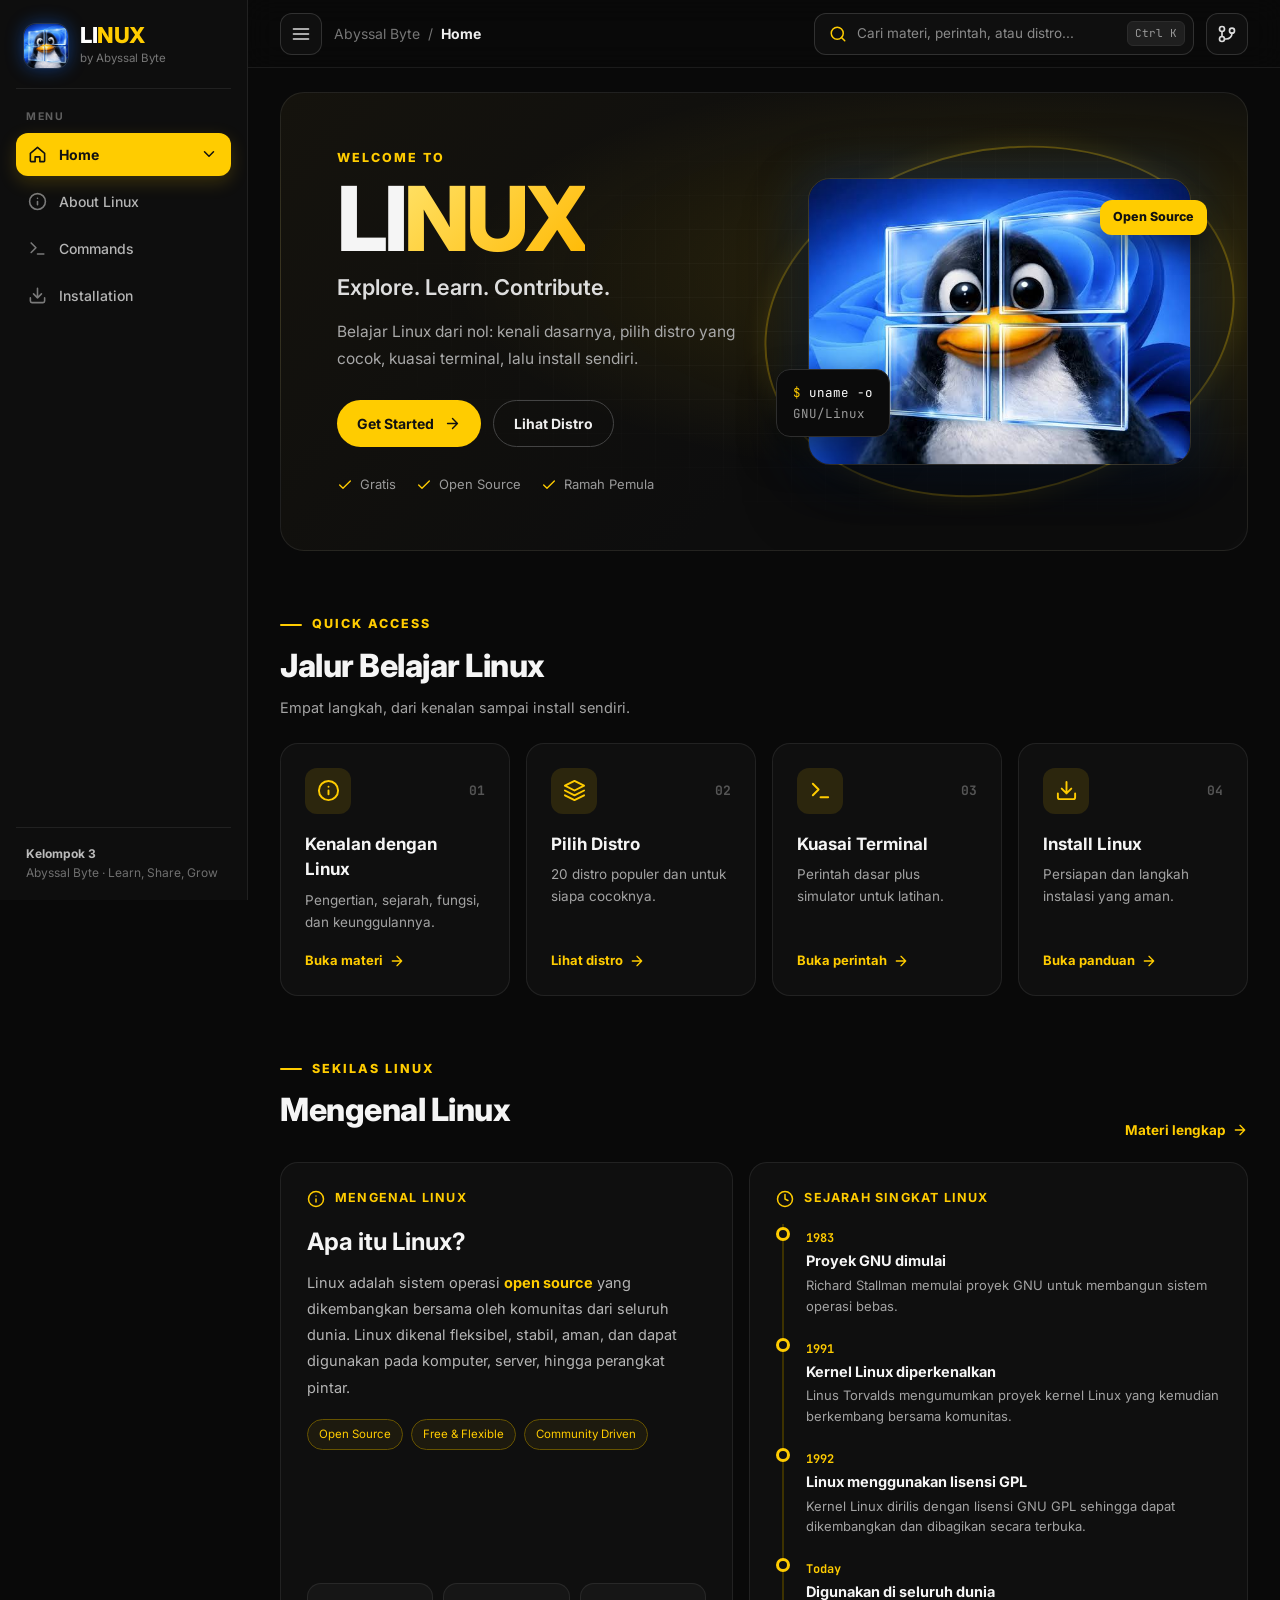
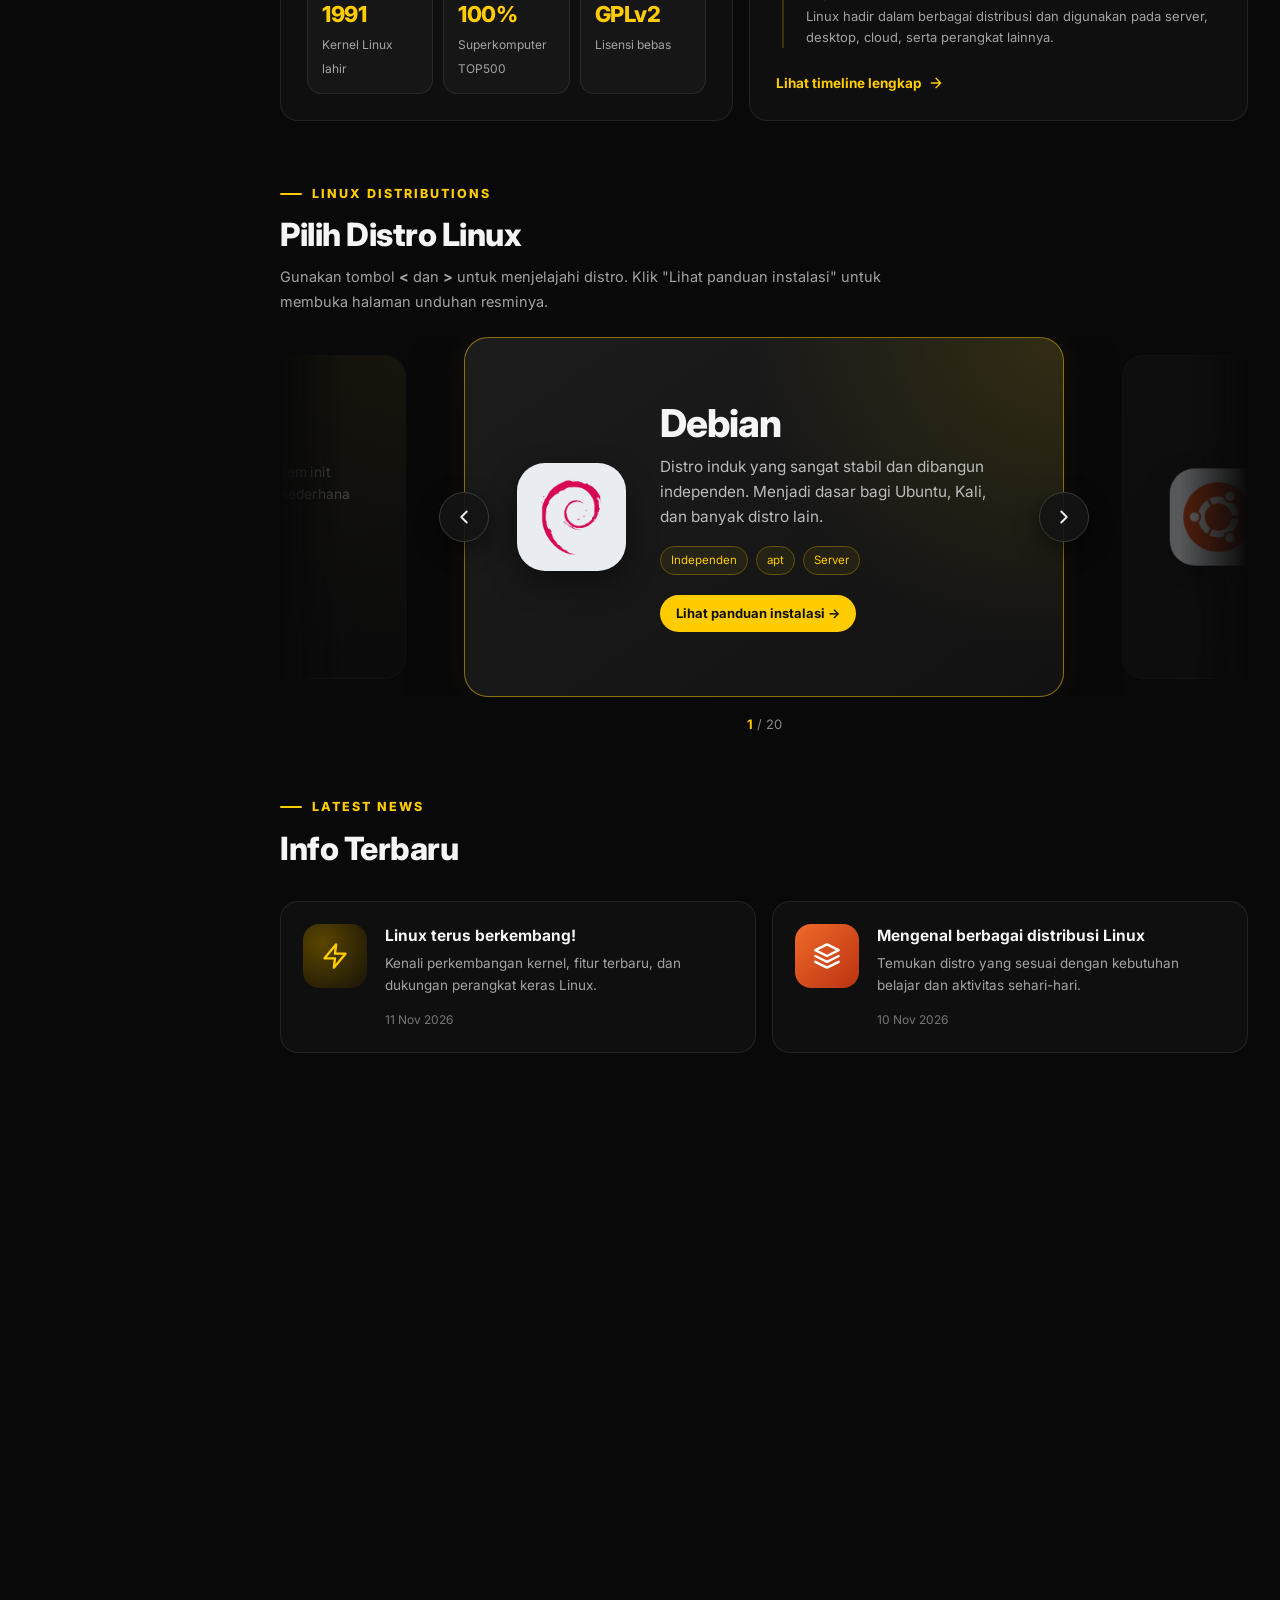
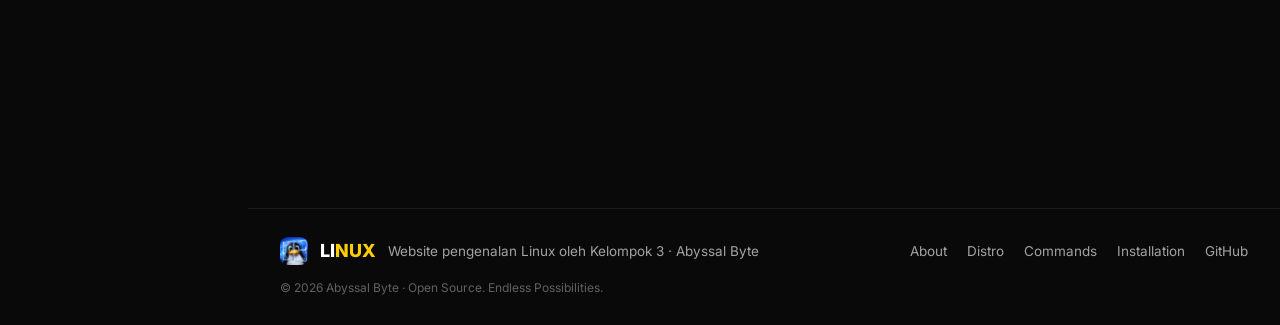
<file: index.html>
<!DOCTYPE html>
<html lang="id">
<head>
  <meta charset="UTF-8" />
  <meta name="viewport" content="width=device-width, initial-scale=1.0" />
  <title>LINUX | Abyssal Byte</title>
  <meta name="description" content="Website pengenalan Linux dari Kelompok 3 Abyssal Byte: pengertian, sejarah, distro, perintah dasar, dan instalasi." />
  <link rel="icon" href="assets/linux.jpg" type="image/jpeg" />
  <link rel="preconnect" href="https://fonts.googleapis.com">
  <link rel="preconnect" href="https://fonts.gstatic.com" crossorigin>
  <link href="https://fonts.googleapis.com/css2?family=Inter:wght@400;500;600;700;800&family=JetBrains+Mono:wght@400;600&display=swap" rel="stylesheet">
  <link rel="stylesheet" href="style.css" />
  <link rel="stylesheet" href="distros.css" />
  <!-- Menandai JavaScript aktif + mengingat sidebar yang disembunyikan (sebelum halaman tampil, supaya tidak berkedip) -->
  <script>document.documentElement.classList.add("js"); try { if (localStorage.getItem("abyssal-nav-hidden") === "1") document.documentElement.classList.add("nav-hidden"); if (localStorage.getItem("abyssal-nav-dashboard") === "1") document.documentElement.classList.add("nav-dash-open"); } catch (e) {}</script>
</head>
<body>
  <!-- Kumpulan ikon. Dipanggil dengan <svg class="icon"><use href="#i-nama"/></svg> -->
  <svg width="0" height="0" style="position:absolute" aria-hidden="true">
    <defs>
      <symbol id="i-home" viewBox="0 0 24 24"><path d="M3 10.5L12 3l9 7.5V20a1 1 0 0 1-1 1h-5v-6h-6v6H4a1 1 0 0 1-1-1z"/></symbol>
      <symbol id="i-info" viewBox="0 0 24 24"><circle cx="12" cy="12" r="10"/><path d="M12 16v-4M12 8h.01"/></symbol>
      <symbol id="i-layers" viewBox="0 0 24 24"><path d="M12 2L2 7l10 5 10-5z"/><path d="M2 17l10 5 10-5M2 12l10 5 10-5"/></symbol>
      <symbol id="i-terminal" viewBox="0 0 24 24"><path d="M4 17l6-6-6-6M12 19h8"/></symbol>
      <symbol id="i-download" viewBox="0 0 24 24"><path d="M21 15v4a2 2 0 0 1-2 2H5a2 2 0 0 1-2-2v-4M7 10l5 5 5-5M12 15V3"/></symbol>
      <symbol id="i-users" viewBox="0 0 24 24"><path d="M17 21v-2a4 4 0 0 0-4-4H5a4 4 0 0 0-4 4v2"/><circle cx="9" cy="7" r="4"/><path d="M23 21v-2a4 4 0 0 0-3-3.9M16 3.1a4 4 0 0 1 0 7.8"/></symbol>
      <symbol id="i-search" viewBox="0 0 24 24"><circle cx="11" cy="11" r="8"/><path d="M21 21l-4.35-4.35"/></symbol>
      <symbol id="i-menu" viewBox="0 0 24 24"><path d="M3 6h18M3 12h18M3 18h18"/></symbol>
      <symbol id="i-repo" viewBox="0 0 24 24"><circle cx="6" cy="6" r="3"/><circle cx="6" cy="18" r="3"/><circle cx="18" cy="8" r="3"/><path d="M6 9v6M18 11a7 7 0 0 1-7 7H9"/></symbol>
      <symbol id="i-arrow-right" viewBox="0 0 24 24"><path d="M5 12h14M12 5l7 7-7 7"/></symbol>
      <symbol id="i-arrow-up" viewBox="0 0 24 24"><path d="M12 19V5M5 12l7-7 7 7"/></symbol>
      <symbol id="i-chevron-left" viewBox="0 0 24 24"><path d="M15 18l-6-6 6-6"/></symbol>
      <symbol id="i-chevron-right" viewBox="0 0 24 24"><path d="M9 18l6-6-6-6"/></symbol>
      <symbol id="i-chevron-down" viewBox="0 0 24 24"><path d="M6 9l6 6 6-6"/></symbol>
      <symbol id="i-check" viewBox="0 0 24 24"><path d="M20 6L9 17l-5-5"/></symbol>
      <symbol id="i-clock" viewBox="0 0 24 24"><circle cx="12" cy="12" r="10"/><path d="M12 6v6l4 2"/></symbol>
      <symbol id="i-copy" viewBox="0 0 24 24"><rect x="9" y="9" width="13" height="13" rx="2"/><path d="M5 15H4a2 2 0 0 1-2-2V4a2 2 0 0 1 2-2h9a2 2 0 0 1 2 2v1"/></symbol>
      <symbol id="i-alert" viewBox="0 0 24 24"><path d="M10.3 3.9L1.8 18a2 2 0 0 0 1.7 3h17a2 2 0 0 0 1.7-3L13.7 3.9a2 2 0 0 0-3.4 0z"/><path d="M12 9v4M12 17h.01"/></symbol>
      <symbol id="i-book" viewBox="0 0 24 24"><path d="M4 19.5A2.5 2.5 0 0 1 6.5 17H20V2H6.5A2.5 2.5 0 0 0 4 4.5z"/><path d="M4 19.5A2.5 2.5 0 0 0 6.5 22H20v-5"/></symbol>
      <symbol id="i-bulb" viewBox="0 0 24 24"><path d="M9 18h6M10 22h4M12 2a7 7 0 0 0-4 12.7V17h8v-2.3A7 7 0 0 0 12 2z"/></symbol>
      <symbol id="i-cpu" viewBox="0 0 24 24"><rect x="4" y="4" width="16" height="16" rx="2"/><rect x="9" y="9" width="6" height="6"/><path d="M9 1v3M15 1v3M9 20v3M15 20v3M20 9h3M20 14h3M1 9h3M1 14h3"/></symbol>
      <symbol id="i-memory" viewBox="0 0 24 24"><rect x="2" y="7" width="20" height="10" rx="1.5"/><path d="M6 7v10M10 7v10M14 7v10M18 7v10M4 17v3M20 17v3"/></symbol>
      <symbol id="i-folder" viewBox="0 0 24 24"><path d="M3 7a2 2 0 0 1 2-2h4l2 2h8a2 2 0 0 1 2 2v8a2 2 0 0 1-2 2H5a2 2 0 0 1-2-2z"/></symbol>
      <symbol id="i-file" viewBox="0 0 24 24"><path d="M14 2H6a2 2 0 0 0-2 2v16a2 2 0 0 0 2 2h12a2 2 0 0 0 2-2V8z"/><path d="M14 2v6h6M8 13h8M8 17h5"/></symbol>
      <symbol id="i-monitor" viewBox="0 0 24 24"><rect x="2" y="3" width="20" height="14" rx="2"/><path d="M8 21h8M12 17v4"/></symbol>
      <symbol id="i-lock" viewBox="0 0 24 24"><rect x="4" y="11" width="16" height="10" rx="2"/><path d="M8 11V7a4 4 0 0 1 8 0v4"/></symbol>
      <symbol id="i-globe" viewBox="0 0 24 24"><circle cx="12" cy="12" r="10"/><path d="M2 12h20M12 2a15 15 0 0 1 0 20 15 15 0 0 1 0-20z"/></symbol>
      <symbol id="i-apps" viewBox="0 0 24 24"><rect x="3" y="3" width="7" height="7" rx="1.5"/><rect x="14" y="3" width="7" height="7" rx="1.5"/><rect x="3" y="14" width="7" height="7" rx="1.5"/><rect x="14" y="14" width="7" height="7" rx="1.5"/></symbol>
      <symbol id="i-tag" viewBox="0 0 24 24"><path d="M20.6 13.4l-7.2 7.2a2 2 0 0 1-2.8 0L3 13V3h10l7.6 7.6a2 2 0 0 1 0 2.8z"/><circle cx="7.5" cy="7.5" r="1.5"/></symbol>
      <symbol id="i-shield" viewBox="0 0 24 24"><path d="M12 22s8-4 8-10V5l-8-3-8 3v7c0 6 8 10 8 10z"/><path d="M9 12l2 2 4-4"/></symbol>
      <symbol id="i-pulse" viewBox="0 0 24 24"><path d="M22 12h-4l-3 9L9 3l-3 9H2"/></symbol>
      <symbol id="i-feather" viewBox="0 0 24 24"><path d="M20.2 12.2a6 6 0 0 0-8.5-8.5L5 10.5V19h8.5z"/><path d="M16 8L2 22M17.5 15H9"/></symbol>
      <symbol id="i-sliders" viewBox="0 0 24 24"><path d="M4 21v-7M4 10V3M12 21v-9M12 8V3M20 21v-5M20 12V3M1 14h6M9 8h6M17 16h6"/></symbol>
      <symbol id="i-package" viewBox="0 0 24 24"><path d="M21 16V8l-9-5-9 5v8l9 5 9-5z"/><path d="M3.3 7L12 12l8.7-5M12 22V12"/></symbol>
      <symbol id="i-server" viewBox="0 0 24 24"><rect x="2" y="3" width="20" height="7" rx="2"/><rect x="2" y="14" width="20" height="7" rx="2"/><path d="M6 6.5h.01M6 17.5h.01"/></symbol>
      <symbol id="i-cloud" viewBox="0 0 24 24"><path d="M18 10h-1.3A8 8 0 1 0 9 20h9a5 5 0 0 0 0-10z"/></symbol>
      <symbol id="i-phone" viewBox="0 0 24 24"><rect x="5" y="2" width="14" height="20" rx="2.5"/><path d="M11 18h2"/></symbol>
      <symbol id="i-zap" viewBox="0 0 24 24"><path d="M13 2L3 14h9l-1 8 10-12h-9z"/></symbol>
      <symbol id="i-wifi" viewBox="0 0 24 24"><path d="M5 12.6a11 11 0 0 1 14 0M1.4 9a16 16 0 0 1 21.2 0M8.5 16.1a6 6 0 0 1 7 0M12 20h.01"/></symbol>
      <symbol id="i-gamepad" viewBox="0 0 24 24"><rect x="2" y="6" width="20" height="12" rx="6"/><path d="M6 12h4M8 10v4M15 11h.01M18 13h.01"/></symbol>
      <symbol id="i-rocket" viewBox="0 0 24 24"><path d="M4.5 16.5c-1.5 1.3-2 5-2 5s3.7-.5 5-2c.7-.8.7-2.1-.1-2.9a2.2 2.2 0 0 0-2.9-.1z"/><path d="M12 15l-3-3a22 22 0 0 1 2-4A12.9 12.9 0 0 1 22 2c0 2.7-.8 7.5-6 11a22.4 22.4 0 0 1-4 2z"/><path d="M9 12H4s.6-3 2-4c1.6-1.1 5 0 5 0M12 15v5s3-.6 4-2c1.1-1.6 0-5 0-5"/></symbol>
      <symbol id="i-car" viewBox="0 0 24 24"><path d="M5 16V11l2-5h10l2 5v5z"/><path d="M3 11h18"/><circle cx="7.5" cy="16.5" r="1.8"/><circle cx="16.5" cy="16.5" r="1.8"/></symbol>
      <symbol id="i-usb" viewBox="0 0 24 24"><rect x="7" y="2" width="10" height="7" rx="1"/><path d="M5 9h14v8a5 5 0 0 1-5 5h-4a5 5 0 0 1-5-5z"/><path d="M10 5h.01M14 5h.01"/></symbol>
      <symbol id="i-disk" viewBox="0 0 24 24"><ellipse cx="12" cy="5" rx="9" ry="3"/><path d="M21 12c0 1.7-4 3-9 3s-9-1.3-9-3M3 5v14c0 1.7 4 3 9 3s9-1.3 9-3V5"/></symbol>
      <symbol id="i-power" viewBox="0 0 24 24"><path d="M18.4 6.6a9 9 0 1 1-12.8 0M12 2v10"/></symbol>
      <symbol id="i-refresh" viewBox="0 0 24 24"><path d="M23 4v6h-6M1 20v-6h6"/><path d="M3.5 9a9 9 0 0 1 14.9-3.4L23 10M1 14l4.6 4.4A9 9 0 0 0 20.5 15"/></symbol>
      <symbol id="i-help" viewBox="0 0 24 24"><circle cx="12" cy="12" r="10"/><path d="M9.1 9a3 3 0 0 1 5.8 1c0 2-3 3-3 3M12 17h.01"/></symbol>
      <symbol id="i-code" viewBox="0 0 24 24"><path d="M16 18l6-6-6-6M8 6l-6 6 6 6"/></symbol>
      <symbol id="i-eye" viewBox="0 0 24 24"><path d="M1 12s4-8 11-8 11 8 11 8-4 8-11 8-11-8-11-8z"/><circle cx="12" cy="12" r="3"/></symbol>
    </defs>
  </svg>

  <!-- ========== SIDEBAR (sama di semua halaman) ========== -->
  <aside class="sidebar" id="sidebar" aria-label="Menu utama">
    <a class="brand" href="index.html">
      <img src="assets/linux.jpg" alt="Logo penguin Linux" />
      <span class="brand-text"><b>LI<em>NUX</em></b><small>by Abyssal Byte</small></span>
    </a>

    <p class="nav-label">Menu</p>
    <nav class="nav-menu">
      <!-- Home + submenu. Klik tulisan = buka halaman Home, klik panah = buka/tutup submenu -->
      <div class="nav-group">
        <div class="nav-row">
          <a class="nav-link nav-parent" href="index.html"><svg class="icon" aria-hidden="true"><use href="#i-home"/></svg>Home</a>
          <button class="nav-arrow" id="navDashArrow" type="button" aria-expanded="false" aria-controls="navDashSub" aria-label="Buka submenu Home">
            <svg class="icon" aria-hidden="true"><use href="#i-chevron-down"/></svg>
          </button>
        </div>
        <div class="nav-sub" id="navDashSub">
          <div class="nav-sub-inner">
          <a class="nav-sublink" href="index.html#distros">Distributions</a>
          <a class="nav-sublink" href="index.html#team">Our Team</a>
          </div>
        </div>
      </div>
      <a class="nav-link" href="about.html"><svg class="icon" aria-hidden="true"><use href="#i-info"/></svg>About Linux</a>
      <a class="nav-link" href="commands.html"><svg class="icon" aria-hidden="true"><use href="#i-terminal"/></svg>Commands</a>
      <a class="nav-link" href="installation.html"><svg class="icon" aria-hidden="true"><use href="#i-download"/></svg>Installation</a>
    </nav>

    <div class="sidebar-foot"><b>Kelompok 3</b><br>Abyssal Byte · Learn, Share, Grow</div>
  </aside>

  <main class="main-content" id="top">
    <!-- ========== TOPBAR (sama di semua halaman) ========== -->
    <header class="topbar">
      <button class="menu-toggle" id="menuToggle" type="button" aria-label="Tampilkan/sembunyikan menu" title="Tampilkan/sembunyikan menu" aria-controls="sidebar">
        <svg class="icon" aria-hidden="true"><use href="#i-menu"/></svg>
      </button>
      <a class="topbar-brand" href="index.html" aria-label="Ke halaman Home"><img src="assets/linux.jpg" alt="" /><b>LI<em>NUX</em></b></a>
      <div class="topbar-title">Abyssal Byte <span>/</span> <b>Home</b></div>
      <button class="search-trigger" type="button" data-search-open aria-label="Cari (Ctrl + K)">
        <svg class="icon" aria-hidden="true"><use href="#i-search"/></svg>
        <span>Cari materi, perintah, atau distro...</span>
        <kbd>Ctrl K</kbd>
      </button>
      <a class="topbar-icon" href="https://github.com/Batam-Linux-User-Group/Abyssal-Byte" target="_blank" rel="noopener" aria-label="Lihat repository di GitHub" title="Repository GitHub">
        <svg class="icon" aria-hidden="true"><use href="#i-repo"/></svg>
      </a>
    </header>

    <!-- =====================================================
         HERO
         ===================================================== -->
    <section class="hero" aria-labelledby="heroTitle">
      <div class="hero-copy">
        <p class="eyebrow">Welcome to</p>
        <h1 id="heroTitle">LI<em>NUX</em></h1>
        <p class="hero-tagline">Explore. Learn. Contribute.</p>
        <p class="hero-desc">Belajar Linux dari nol: kenali dasarnya, pilih distro yang cocok, kuasai terminal, lalu install sendiri.</p>
        <div class="hero-actions">
          <a class="primary-button" href="about.html">Get Started <svg class="icon" aria-hidden="true"><use href="#i-arrow-right"/></svg></a>
          <a class="ghost-button" href="#distros">Lihat Distro</a>
        </div>
        <ul class="hero-points">
          <li><svg class="icon" aria-hidden="true"><use href="#i-check"/></svg>Gratis</li>
          <li><svg class="icon" aria-hidden="true"><use href="#i-check"/></svg>Open Source</li>
          <li><svg class="icon" aria-hidden="true"><use href="#i-check"/></svg>Ramah Pemula</li>
        </ul>
      </div>

      <div class="hero-visual">
        <span class="hero-ring" aria-hidden="true"></span>
        <img src="assets/linux.jpg" alt="Maskot penguin Linux" />
        <div class="hero-float" aria-hidden="true"><span>$</span> <b>uname -o</b><br>GNU/Linux</div>
        <span class="hero-badge">Open Source</span>
      </div>
    </section>

    <!-- =====================================================
         JALUR BELAJAR
         ===================================================== -->
    <section class="section" id="mulai" aria-labelledby="h-mulai">
      <div class="section-head reveal">
        <div>
          <p class="eyebrow">Quick Access</p>
          <h2 id="h-mulai">Jalur Belajar Linux</h2>
          <p>Empat langkah, dari kenalan sampai install sendiri.</p>
        </div>
      </div>

      <div class="path-grid">
        <a class="path-card reveal" href="about.html">
          <div class="path-top"><span class="path-icon"><svg class="icon" aria-hidden="true"><use href="#i-info"/></svg></span><span class="path-num">01</span></div>
          <h3>Kenalan dengan Linux</h3>
          <p>Pengertian, sejarah, fungsi, dan keunggulannya.</p>
          <span class="path-cta"><span>Buka materi</span><svg class="icon" aria-hidden="true"><use href="#i-arrow-right"/></svg></span>
        </a>
        <a class="path-card reveal" href="#distros">
          <div class="path-top"><span class="path-icon"><svg class="icon" aria-hidden="true"><use href="#i-layers"/></svg></span><span class="path-num">02</span></div>
          <h3>Pilih Distro</h3>
          <p>20 distro populer dan untuk siapa cocoknya.</p>
          <span class="path-cta"><span>Lihat distro</span><svg class="icon" aria-hidden="true"><use href="#i-arrow-right"/></svg></span>
        </a>
        <a class="path-card reveal" href="commands.html">
          <div class="path-top"><span class="path-icon"><svg class="icon" aria-hidden="true"><use href="#i-terminal"/></svg></span><span class="path-num">03</span></div>
          <h3>Kuasai Terminal</h3>
          <p>Perintah dasar plus simulator untuk latihan.</p>
          <span class="path-cta"><span>Buka perintah</span><svg class="icon" aria-hidden="true"><use href="#i-arrow-right"/></svg></span>
        </a>
        <a class="path-card reveal" href="installation.html">
          <div class="path-top"><span class="path-icon"><svg class="icon" aria-hidden="true"><use href="#i-download"/></svg></span><span class="path-num">04</span></div>
          <h3>Install Linux</h3>
          <p>Persiapan dan langkah instalasi yang aman.</p>
          <span class="path-cta"><span>Buka panduan</span><svg class="icon" aria-hidden="true"><use href="#i-arrow-right"/></svg></span>
        </a>
      </div>
    </section>

    <!-- =====================================================
         SEKILAS LINUX
         ===================================================== -->
    <section class="section" id="about" aria-labelledby="h-about">
      <div class="section-head reveal">
        <div>
          <p class="eyebrow">Sekilas Linux</p>
          <h2 id="h-about">Mengenal Linux</h2>
        </div>
        <a class="section-link" href="about.html">Materi lengkap <svg class="icon" aria-hidden="true"><use href="#i-arrow-right"/></svg></a>
      </div>

      <div class="overview-grid">
        <article class="card overview-card reveal">
          <p class="card-title"><svg class="icon" aria-hidden="true"><use href="#i-info"/></svg>Mengenal Linux</p>
          <h3>Apa itu Linux?</h3>
          <p>Linux adalah sistem operasi <b>open source</b> yang dikembangkan bersama oleh komunitas dari seluruh dunia. Linux dikenal fleksibel, stabil, aman, dan dapat digunakan pada komputer, server, hingga perangkat pintar.</p>
          <div class="tag-list"><span class="tag">Open Source</span><span class="tag">Free &amp; Flexible</span><span class="tag">Community Driven</span></div>
          <div class="quick-facts">
            <div><strong>1991</strong><span>Kernel Linux lahir</span></div>
            <div><strong>100%</strong><span>Superkomputer TOP500</span></div>
            <div><strong>GPLv2</strong><span>Lisensi bebas</span></div>
          </div>
        </article>

        <article class="card reveal" id="history">
          <p class="card-title"><svg class="icon" aria-hidden="true"><use href="#i-clock"/></svg>Sejarah Singkat Linux</p>
          <ol class="mini-timeline">
            <li><time>1983</time><b>Proyek GNU dimulai</b><p>Richard Stallman memulai proyek GNU untuk membangun sistem operasi bebas.</p></li>
            <li><time>1991</time><b>Kernel Linux diperkenalkan</b><p>Linus Torvalds mengumumkan proyek kernel Linux yang kemudian berkembang bersama komunitas.</p></li>
            <li><time>1992</time><b>Linux menggunakan lisensi GPL</b><p>Kernel Linux dirilis dengan lisensi GNU GPL sehingga dapat dikembangkan dan dibagikan secara terbuka.</p></li>
            <li><time>Today</time><b>Digunakan di seluruh dunia</b><p>Linux hadir dalam berbagai distribusi dan digunakan pada server, desktop, cloud, serta perangkat lainnya.</p></li>
          </ol>
          <a class="section-link" href="about.html#sejarah">Lihat timeline lengkap <svg class="icon" aria-hidden="true"><use href="#i-arrow-right"/></svg></a>
        </article>
      </div>
    </section>

    <!-- =====================================================
         LINUX DISTRIBUTIONS (kartu dibuat otomatis oleh distros.js)
         ===================================================== -->
    <section class="section distro-section" id="distros" aria-labelledby="h-distros">
      <div class="section-head reveal">
        <div>
          <p class="eyebrow">Linux Distributions</p>
          <h2 id="h-distros">Pilih Distro Linux</h2>
          <p>Gunakan tombol <b>&lt;</b> dan <b>&gt;</b> untuk menjelajahi distro. Klik "Lihat panduan instalasi" untuk membuka halaman unduhan resminya.</p>
        </div>
      </div>

      <div class="carousel reveal" id="distroCarousel" tabindex="0" aria-roledescription="carousel" aria-label="Daftar distro Linux">
        <div class="carousel-viewport" id="carouselViewport">
          <div class="carousel-track" id="carouselTrack"></div>
        </div>
        <button class="carousel-btn prev" id="prevBtn" type="button" aria-label="Distro sebelumnya"><svg class="icon" aria-hidden="true"><use href="#i-chevron-left"/></svg></button>
        <button class="carousel-btn next" id="nextBtn" type="button" aria-label="Distro berikutnya"><svg class="icon" aria-hidden="true"><use href="#i-chevron-right"/></svg></button>
      </div>
      <div class="carousel-counter" id="carouselCounter"></div>
    </section>

    <!-- =====================================================
         LATEST NEWS (isi asli dari Zull)
         ===================================================== -->
    <section class="section" id="news" aria-labelledby="h-news">
      <div class="section-head reveal">
        <div>
          <p class="eyebrow">Latest News</p>
          <h2 id="h-news">Info Terbaru</h2>
        </div>
      </div>

      <div class="news-grid">
        <a class="news-card reveal" href="about.html#sejarah">
          <span class="news-thumb" aria-hidden="true"><svg class="icon"><use href="#i-zap"/></svg></span>
          <div>
            <h3>Linux terus berkembang!</h3>
            <p>Kenali perkembangan kernel, fitur terbaru, dan dukungan perangkat keras Linux.</p>
            <time datetime="2026-11-11">11 Nov 2026</time>
          </div>
        </a>
        <a class="news-card reveal" href="#distros">
          <span class="news-thumb is-orange" aria-hidden="true"><svg class="icon"><use href="#i-layers"/></svg></span>
          <div>
            <h3>Mengenal berbagai distribusi Linux</h3>
            <p>Temukan distro yang sesuai dengan kebutuhan belajar dan aktivitas sehari-hari.</p>
            <time datetime="2026-11-10">10 Nov 2026</time>
          </div>
        </a>
      </div>
    </section>

    <!-- =====================================================
         TIM KAMI
         ===================================================== -->
    <section class="section" id="team" aria-labelledby="h-team">
      <div class="section-head reveal">
        <div>
          <p class="eyebrow">Our Team</p>
          <h2 id="h-team">Kenalan dengan Tim Kami</h2>
        </div>
      </div>

      <div class="team-wrap">
        <article class="card team-intro reveal">
          <span class="team-badge">KELOMPOK 3</span>
          <h3>Abyssal Byte</h3>
          <p>Kami adalah tim yang berkolaborasi untuk mengenal, mempelajari, dan memperkenalkan dunia Linux serta open source.</p>
          <!-- Mau pasang foto kelompok? Simpan fotonya di assets/team.jpg, lalu hapus tanda komentar di bawah ini
          <figure class="team-photo"><img src="assets/team.jpg" alt="Foto Kelompok 3 Abyssal Byte" /></figure>
          -->
          <div class="quick-facts is-two">
            <div><strong>8</strong><span>Peran dalam tim</span></div>
            <div><strong>5</strong><span>Halaman website</span></div>
          </div>
          <a class="ghost-button" href="https://github.com/Batam-Linux-User-Group/Abyssal-Byte" target="_blank" rel="noopener">
            <svg class="icon" aria-hidden="true"><use href="#i-repo"/></svg>Lihat repository
          </a>
        </article>

        <!-- Nama anggota ada di dalam <span class="member-name">. Kalau dikosongkan, nama tidak ditampilkan -->
        <div class="team-grid">
          <article class="member reveal"><img class="member-avatar" src="assets/tim-maribet.jpg" alt="Foto maribet" width="52" height="52" loading="lazy" style="width: 52px; height: 52px; object-fit: cover;" /><div><h3>Project Leader &amp; GitHub Manager</h3><span class="member-name">maribet</span><p>Mengatur tugas, progres, dan repository.</p></div></article>
          <article class="member reveal"><img class="member-avatar" src="assets/tim-asror.jpg" alt="Foto Asror" width="52" height="52" loading="lazy" style="width: 52px; height: 52px; object-fit: cover;" /><div><h3>UI/UX Designer</h3><span class="member-name">Asror</span><p>Konsep desain, warna, layout, dan navigasi.</p></div></article>
          <article class="member reveal"><img class="member-avatar" src="assets/tim-mulan.jpg" alt="Foto Mulan" width="52" height="52" loading="lazy" style="width: 52px; height: 52px; object-fit: cover;" /><div><h3>Frontend Developer 1</h3><span class="member-name">Mulan</span><p>Halaman Home: navbar, hero, dan footer.</p></div></article>
          <article class="member reveal"><img class="member-avatar" src="assets/tim-ferdiansyah.jpg" alt="Foto Ferdiansyah" width="52" height="52" loading="lazy" style="width: 52px; height: 52px; object-fit: cover;" /><div><h3>Frontend Developer 2</h3><span class="member-name">Ferdiansyah</span><p>Halaman About Linux.</p></div></article>
          <article class="member reveal"><img class="member-avatar" src="assets/tim-umar.jpg" alt="Foto Umar" width="52" height="52" loading="lazy" style="width: 52px; height: 52px; object-fit: cover;" /><div><h3>Frontend Developer 3</h3><span class="member-name">Umar</span><p>Halaman Linux Distributions.</p></div></article>
          <article class="member reveal"><img class="member-avatar" src="assets/tim-naila.jpg" alt="Foto Naila" width="52" height="52" loading="lazy" style="width: 52px; height: 52px; object-fit: cover;" /><div><h3>Frontend Developer 4</h3><span class="member-name">Naila</span><p>Halaman Linux Commands.</p></div></article>
          <article class="member reveal"><img class="member-avatar" src="assets/tim-anabilfaiz.jpg" alt="Foto anabilfaiz" width="52" height="52" loading="lazy" style="width: 52px; height: 52px; object-fit: cover;" /><div><h3>Frontend Developer 5</h3><span class="member-name">anabilfaiz</span><p>Halaman Linux Installation.</p></div></article>
          <article class="member reveal"><img class="member-avatar" src="assets/tim-ayasa.jpg" alt="Foto Ayasa" width="52" height="52" loading="lazy" style="width: 52px; height: 52px; object-fit: cover;" /><div><h3>Content Researcher</h3><span class="member-name">Ayasa</span><p>Menyusun dan memeriksa keakuratan materi.</p></div></article>
        </div>
      </div>
    </section>

    <!-- ========== FOOTER (sama di semua halaman) ========== -->
    <footer class="footer">
      <div class="footer-brand"><img src="assets/linux.jpg" alt="" width="28" height="28" /><b>LI<em>NUX</em></b><span>Website pengenalan Linux oleh Kelompok 3 · Abyssal Byte</span></div>
      <nav class="footer-links" aria-label="Link footer">
        <a href="about.html">About</a>
        <a href="index.html#distros">Distro</a>
        <a href="commands.html">Commands</a>
        <a href="installation.html">Installation</a>
        <a href="https://github.com/Batam-Linux-User-Group/Abyssal-Byte" target="_blank" rel="noopener">GitHub</a>
      </nav>
      <small>© <span data-year>2026</span> Abyssal Byte · Open Source. Endless Possibilities.</small>
    </footer>
  </main>

  <!-- Tombol kembali ke atas -->
  <button class="to-top" id="toTop" type="button" aria-label="Kembali ke atas">
    <svg class="icon" aria-hidden="true"><use href="#i-arrow-up"/></svg>
  </button>

  <script src="script.js"></script>
  <script src="distros.js"></script>
</body>
</html>
</file>
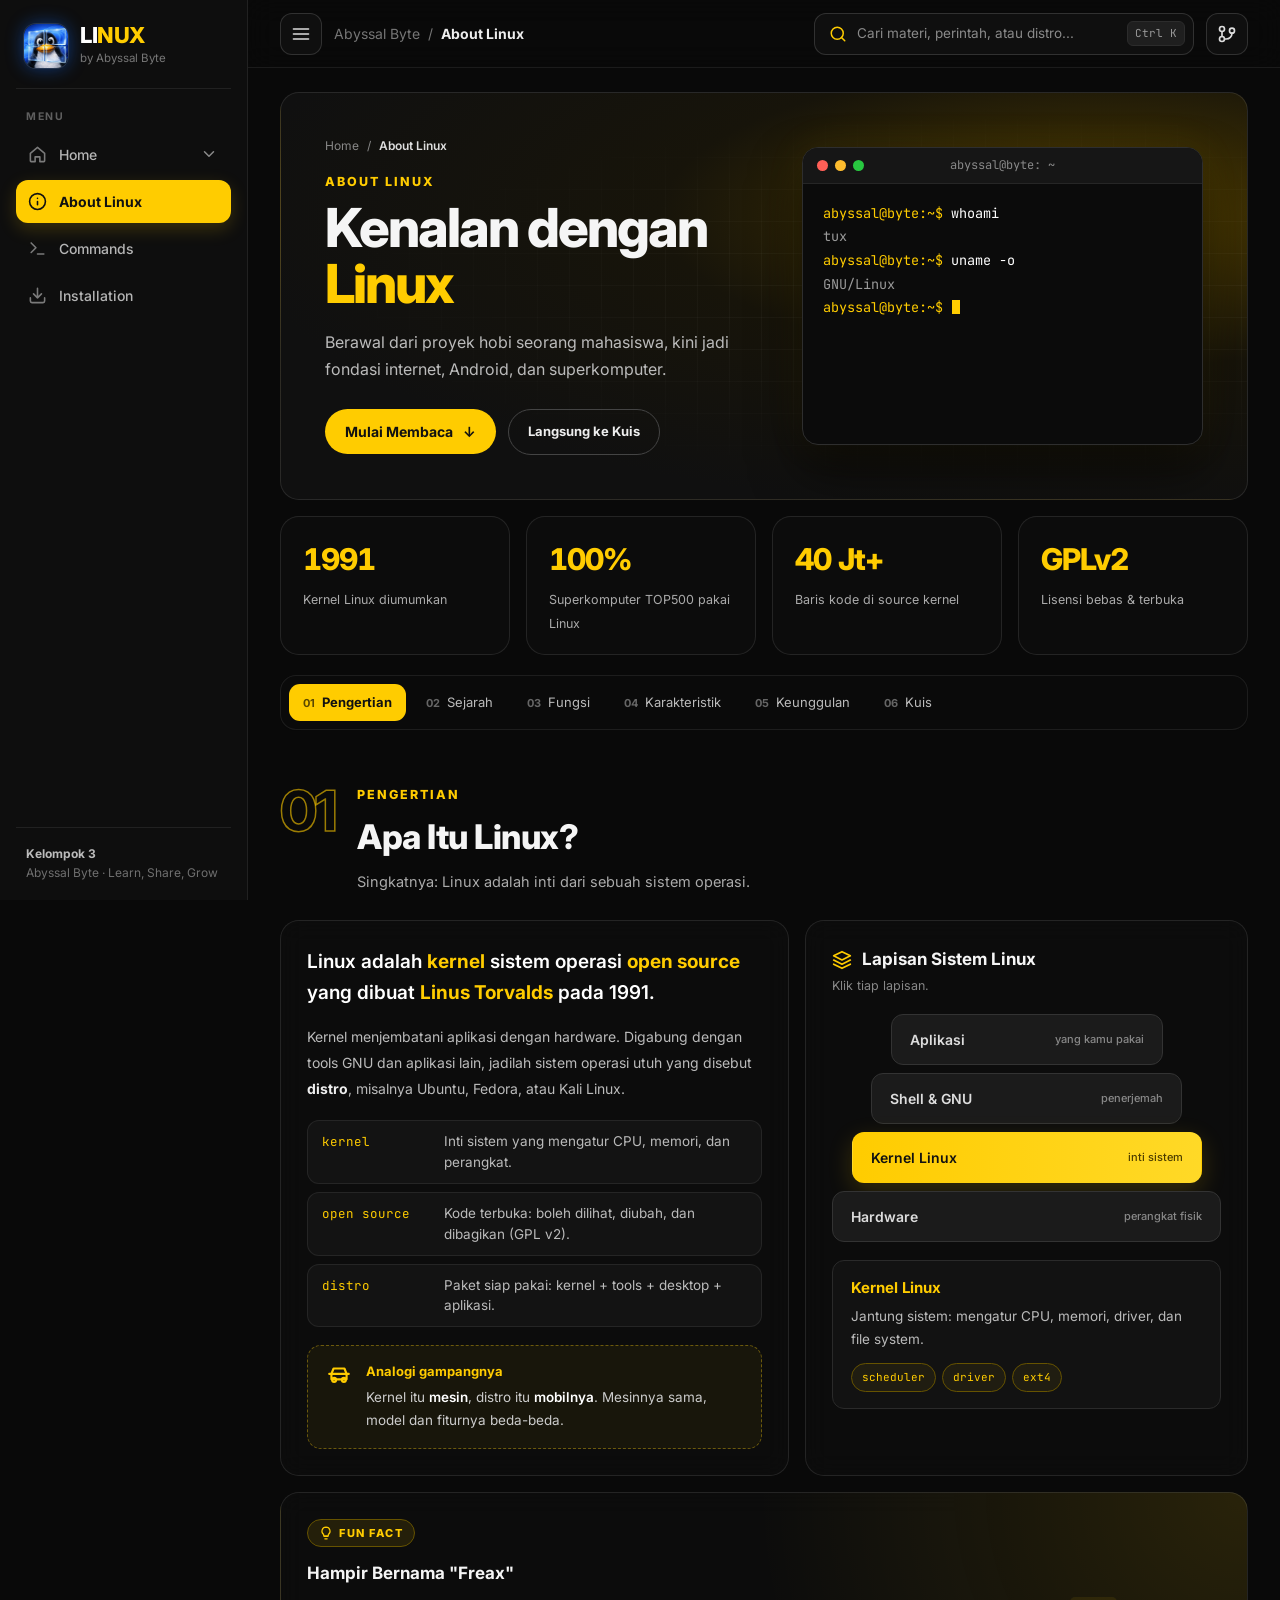
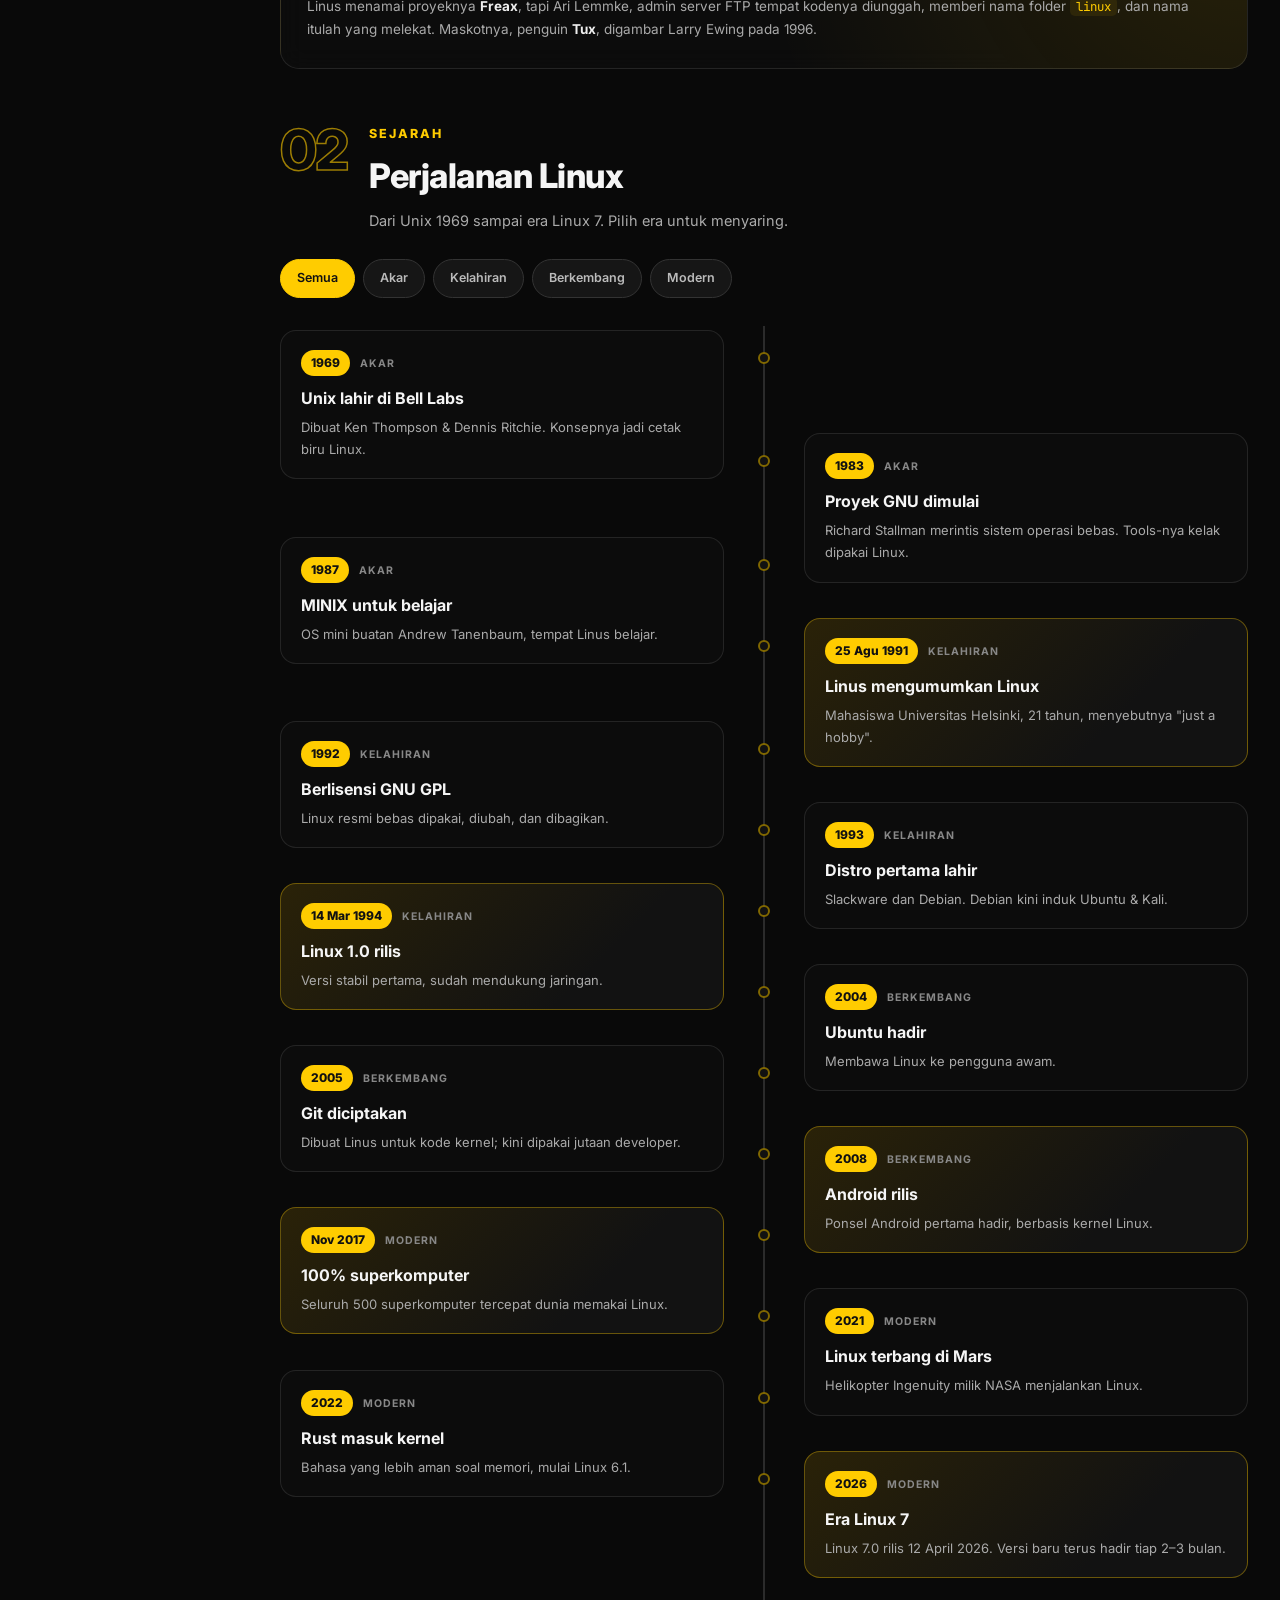
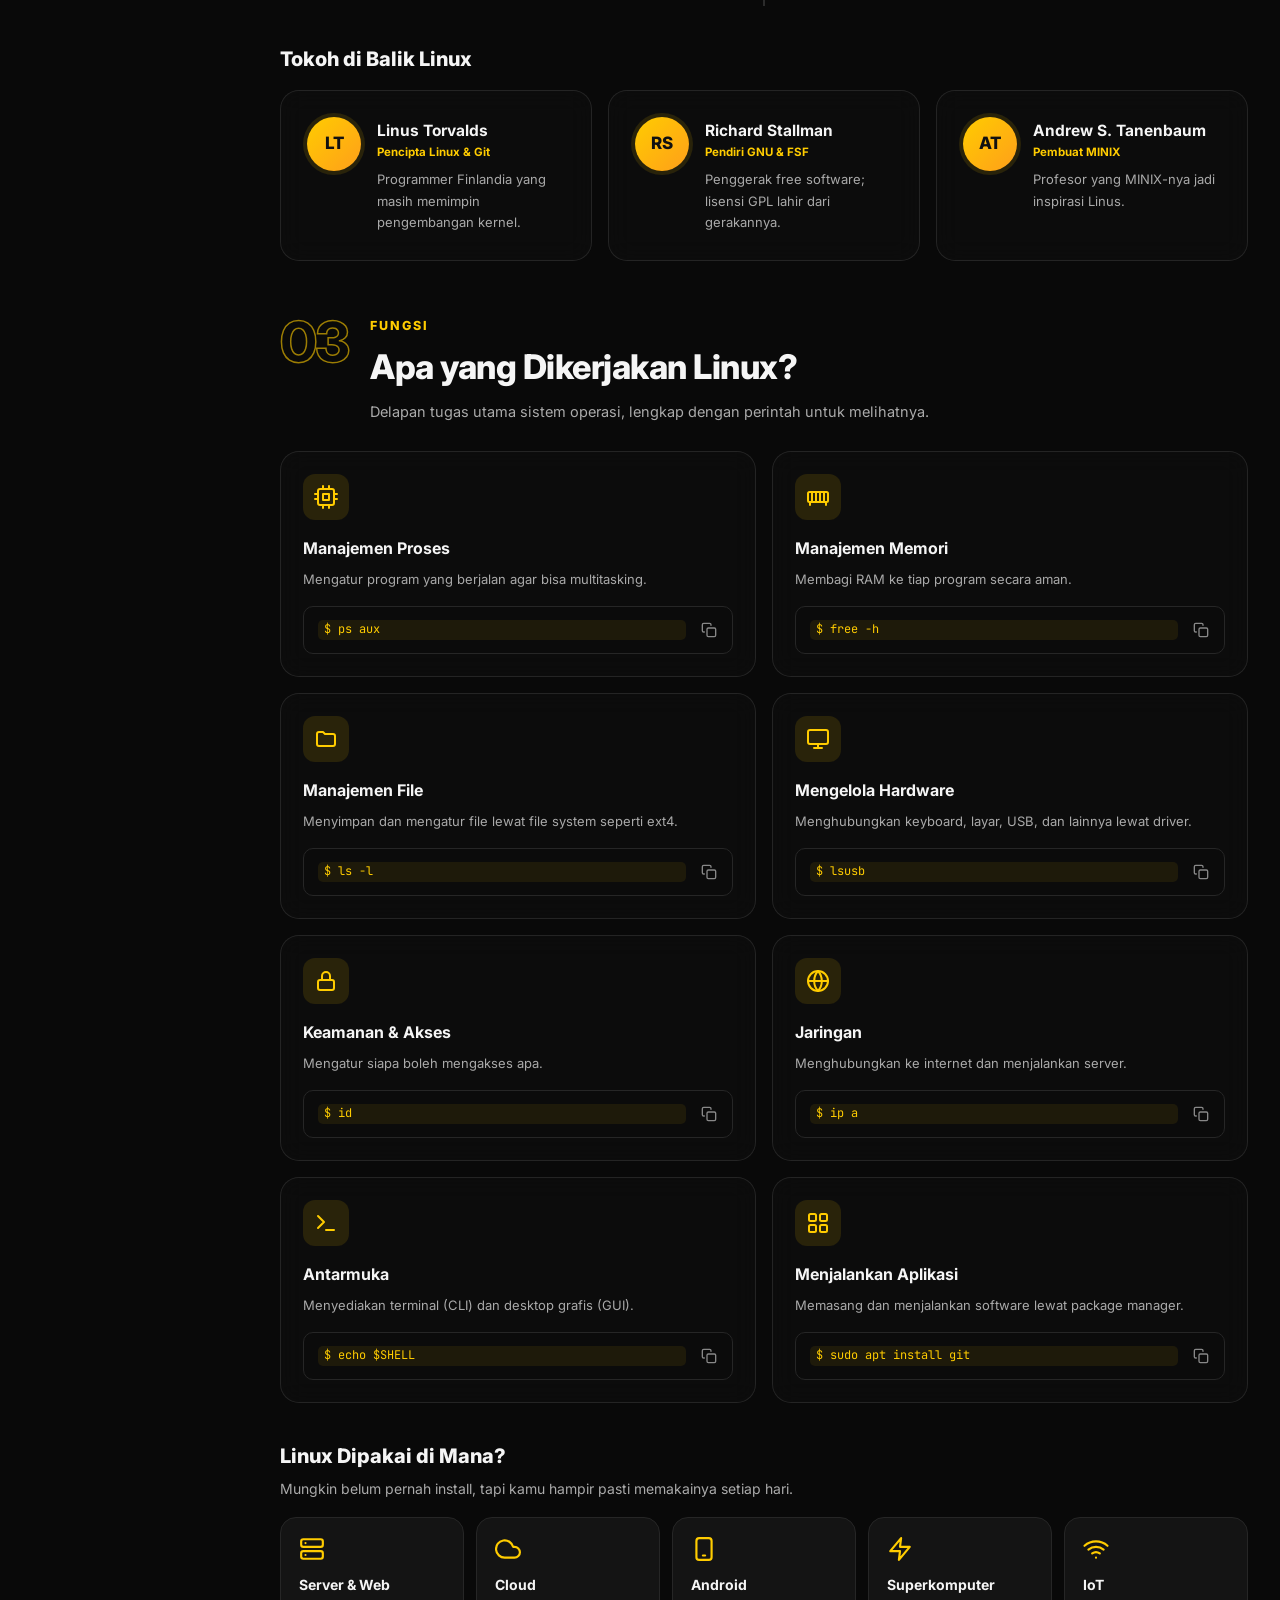
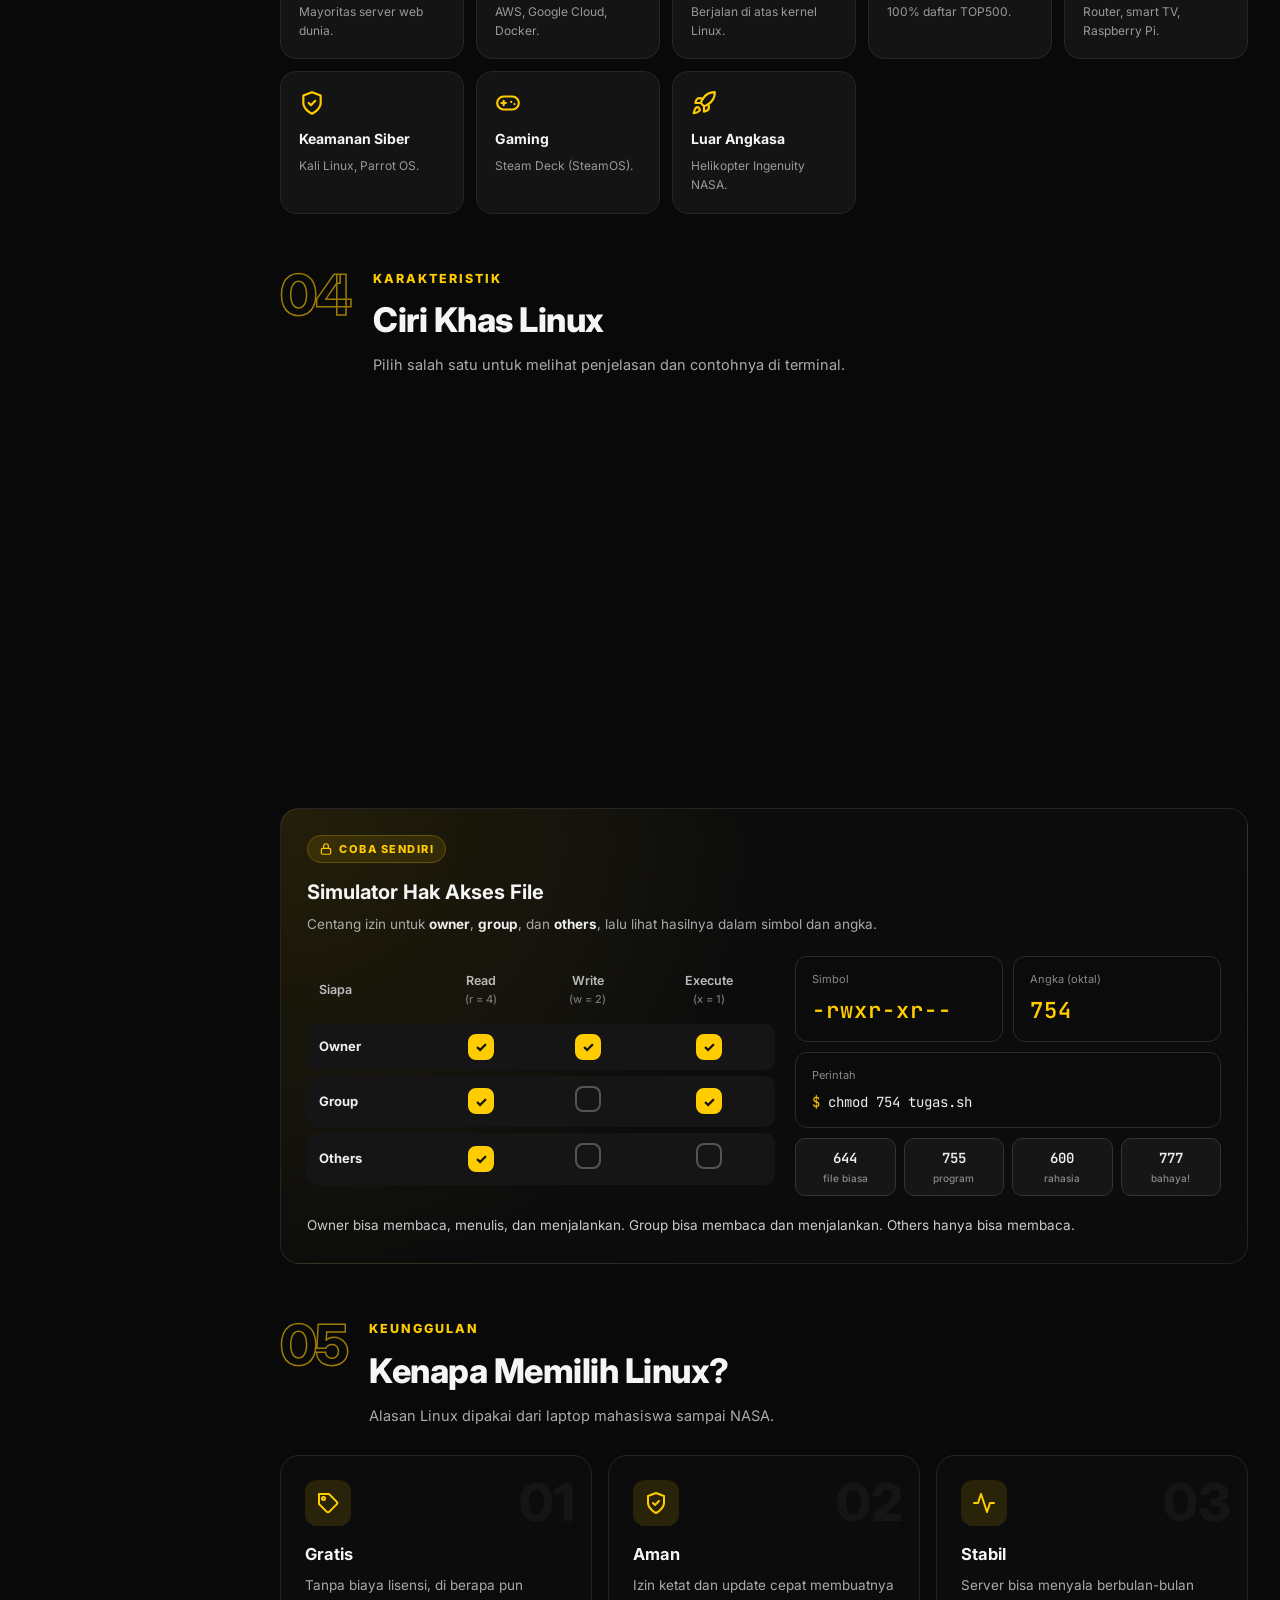
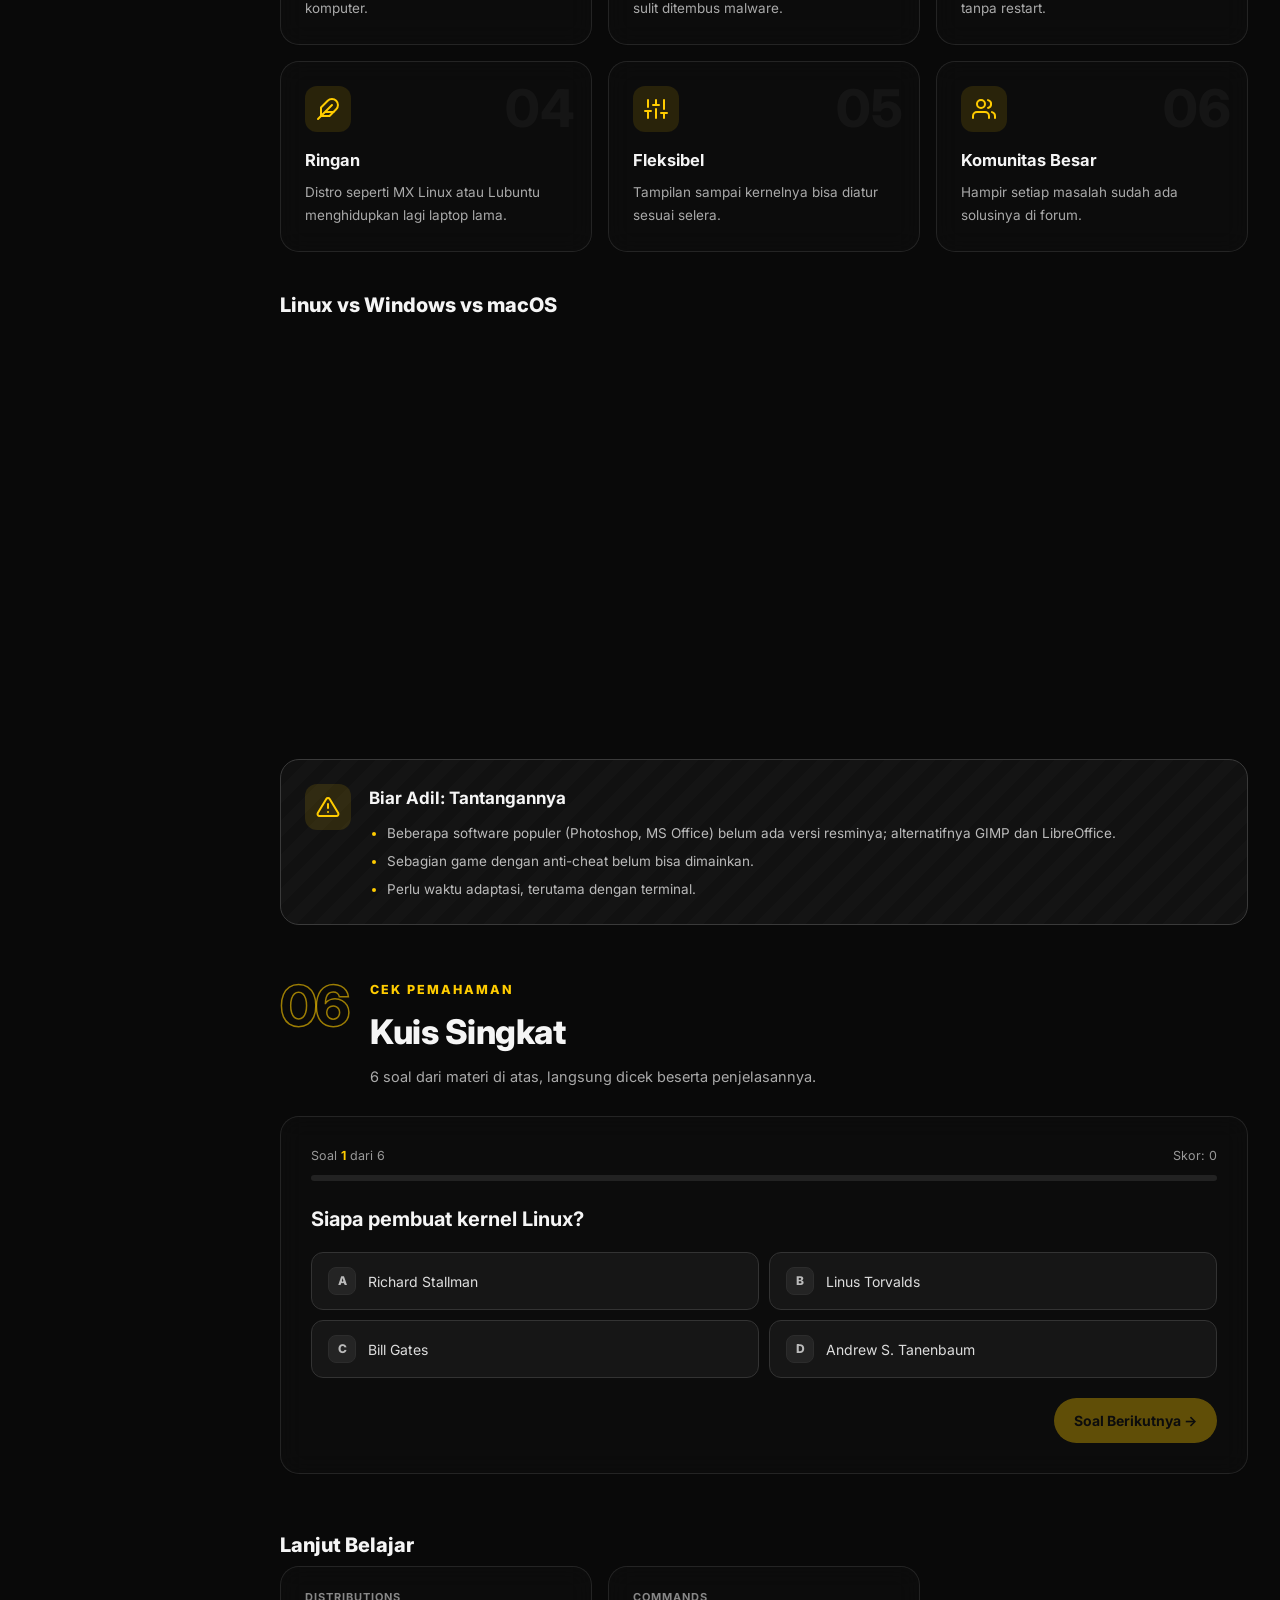
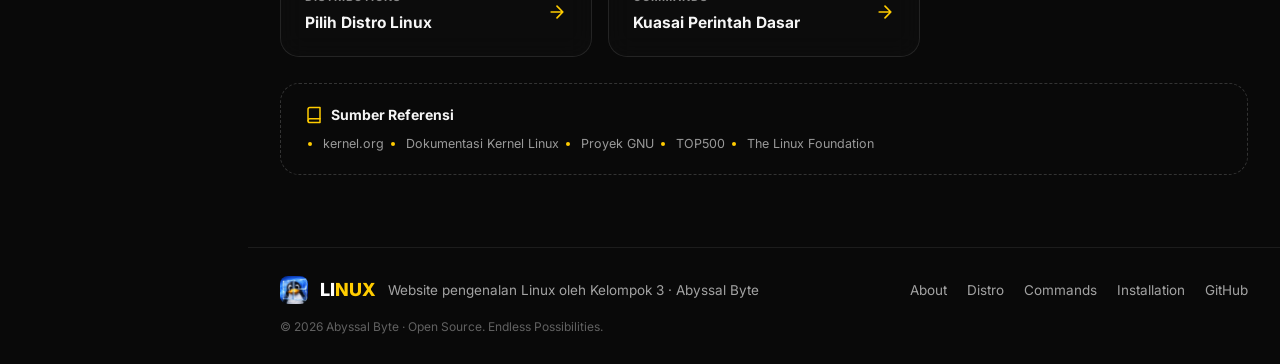
<file: about.html>
<!DOCTYPE html>
<html lang="id">
<head>
  <meta charset="UTF-8" />
  <meta name="viewport" content="width=device-width, initial-scale=1.0" />
  <title>About Linux | Abyssal Byte</title>
  <meta name="description" content="Kenalan dengan Linux: pengertian, sejarah, fungsi, karakteristik, dan keunggulan." />
  <link rel="icon" href="assets/linux.jpg" type="image/jpeg" />
  <link rel="preconnect" href="https://fonts.googleapis.com">
  <link rel="preconnect" href="https://fonts.gstatic.com" crossorigin>
  <link href="https://fonts.googleapis.com/css2?family=Inter:wght@400;500;600;700;800&family=JetBrains+Mono:wght@400;600&display=swap" rel="stylesheet">
  <link rel="stylesheet" href="style.css" />
  <link rel="stylesheet" href="about.css" />
  <!-- Menandai JavaScript aktif + mengingat sidebar yang disembunyikan (sebelum halaman tampil, supaya tidak berkedip) -->
  <script>document.documentElement.classList.add("js", "al-js"); try { if (localStorage.getItem("abyssal-nav-hidden") === "1") document.documentElement.classList.add("nav-hidden"); if (localStorage.getItem("abyssal-nav-dashboard") === "1") document.documentElement.classList.add("nav-dash-open"); } catch (e) {}</script>
</head>
<body>
  <!-- Kumpulan ikon. Dipanggil dengan <svg class="icon"><use href="#i-nama"/></svg> -->
  <svg width="0" height="0" style="position:absolute" aria-hidden="true">
    <defs>
      <symbol id="i-home" viewBox="0 0 24 24"><path d="M3 10.5L12 3l9 7.5V20a1 1 0 0 1-1 1h-5v-6h-6v6H4a1 1 0 0 1-1-1z"/></symbol>
      <symbol id="i-info" viewBox="0 0 24 24"><circle cx="12" cy="12" r="10"/><path d="M12 16v-4M12 8h.01"/></symbol>
      <symbol id="i-layers" viewBox="0 0 24 24"><path d="M12 2L2 7l10 5 10-5z"/><path d="M2 17l10 5 10-5M2 12l10 5 10-5"/></symbol>
      <symbol id="i-terminal" viewBox="0 0 24 24"><path d="M4 17l6-6-6-6M12 19h8"/></symbol>
      <symbol id="i-download" viewBox="0 0 24 24"><path d="M21 15v4a2 2 0 0 1-2 2H5a2 2 0 0 1-2-2v-4M7 10l5 5 5-5M12 15V3"/></symbol>
      <symbol id="i-users" viewBox="0 0 24 24"><path d="M17 21v-2a4 4 0 0 0-4-4H5a4 4 0 0 0-4 4v2"/><circle cx="9" cy="7" r="4"/><path d="M23 21v-2a4 4 0 0 0-3-3.9M16 3.1a4 4 0 0 1 0 7.8"/></symbol>
      <symbol id="i-search" viewBox="0 0 24 24"><circle cx="11" cy="11" r="8"/><path d="M21 21l-4.35-4.35"/></symbol>
      <symbol id="i-menu" viewBox="0 0 24 24"><path d="M3 6h18M3 12h18M3 18h18"/></symbol>
      <symbol id="i-repo" viewBox="0 0 24 24"><circle cx="6" cy="6" r="3"/><circle cx="6" cy="18" r="3"/><circle cx="18" cy="8" r="3"/><path d="M6 9v6M18 11a7 7 0 0 1-7 7H9"/></symbol>
      <symbol id="i-arrow-right" viewBox="0 0 24 24"><path d="M5 12h14M12 5l7 7-7 7"/></symbol>
      <symbol id="i-arrow-up" viewBox="0 0 24 24"><path d="M12 19V5M5 12l7-7 7 7"/></symbol>
      <symbol id="i-chevron-left" viewBox="0 0 24 24"><path d="M15 18l-6-6 6-6"/></symbol>
      <symbol id="i-chevron-right" viewBox="0 0 24 24"><path d="M9 18l6-6-6-6"/></symbol>
      <symbol id="i-chevron-down" viewBox="0 0 24 24"><path d="M6 9l6 6 6-6"/></symbol>
      <symbol id="i-check" viewBox="0 0 24 24"><path d="M20 6L9 17l-5-5"/></symbol>
      <symbol id="i-clock" viewBox="0 0 24 24"><circle cx="12" cy="12" r="10"/><path d="M12 6v6l4 2"/></symbol>
      <symbol id="i-copy" viewBox="0 0 24 24"><rect x="9" y="9" width="13" height="13" rx="2"/><path d="M5 15H4a2 2 0 0 1-2-2V4a2 2 0 0 1 2-2h9a2 2 0 0 1 2 2v1"/></symbol>
      <symbol id="i-alert" viewBox="0 0 24 24"><path d="M10.3 3.9L1.8 18a2 2 0 0 0 1.7 3h17a2 2 0 0 0 1.7-3L13.7 3.9a2 2 0 0 0-3.4 0z"/><path d="M12 9v4M12 17h.01"/></symbol>
      <symbol id="i-book" viewBox="0 0 24 24"><path d="M4 19.5A2.5 2.5 0 0 1 6.5 17H20V2H6.5A2.5 2.5 0 0 0 4 4.5z"/><path d="M4 19.5A2.5 2.5 0 0 0 6.5 22H20v-5"/></symbol>
      <symbol id="i-bulb" viewBox="0 0 24 24"><path d="M9 18h6M10 22h4M12 2a7 7 0 0 0-4 12.7V17h8v-2.3A7 7 0 0 0 12 2z"/></symbol>
      <symbol id="i-cpu" viewBox="0 0 24 24"><rect x="4" y="4" width="16" height="16" rx="2"/><rect x="9" y="9" width="6" height="6"/><path d="M9 1v3M15 1v3M9 20v3M15 20v3M20 9h3M20 14h3M1 9h3M1 14h3"/></symbol>
      <symbol id="i-memory" viewBox="0 0 24 24"><rect x="2" y="7" width="20" height="10" rx="1.5"/><path d="M6 7v10M10 7v10M14 7v10M18 7v10M4 17v3M20 17v3"/></symbol>
      <symbol id="i-folder" viewBox="0 0 24 24"><path d="M3 7a2 2 0 0 1 2-2h4l2 2h8a2 2 0 0 1 2 2v8a2 2 0 0 1-2 2H5a2 2 0 0 1-2-2z"/></symbol>
      <symbol id="i-file" viewBox="0 0 24 24"><path d="M14 2H6a2 2 0 0 0-2 2v16a2 2 0 0 0 2 2h12a2 2 0 0 0 2-2V8z"/><path d="M14 2v6h6M8 13h8M8 17h5"/></symbol>
      <symbol id="i-monitor" viewBox="0 0 24 24"><rect x="2" y="3" width="20" height="14" rx="2"/><path d="M8 21h8M12 17v4"/></symbol>
      <symbol id="i-lock" viewBox="0 0 24 24"><rect x="4" y="11" width="16" height="10" rx="2"/><path d="M8 11V7a4 4 0 0 1 8 0v4"/></symbol>
      <symbol id="i-globe" viewBox="0 0 24 24"><circle cx="12" cy="12" r="10"/><path d="M2 12h20M12 2a15 15 0 0 1 0 20 15 15 0 0 1 0-20z"/></symbol>
      <symbol id="i-apps" viewBox="0 0 24 24"><rect x="3" y="3" width="7" height="7" rx="1.5"/><rect x="14" y="3" width="7" height="7" rx="1.5"/><rect x="3" y="14" width="7" height="7" rx="1.5"/><rect x="14" y="14" width="7" height="7" rx="1.5"/></symbol>
      <symbol id="i-tag" viewBox="0 0 24 24"><path d="M20.6 13.4l-7.2 7.2a2 2 0 0 1-2.8 0L3 13V3h10l7.6 7.6a2 2 0 0 1 0 2.8z"/><circle cx="7.5" cy="7.5" r="1.5"/></symbol>
      <symbol id="i-shield" viewBox="0 0 24 24"><path d="M12 22s8-4 8-10V5l-8-3-8 3v7c0 6 8 10 8 10z"/><path d="M9 12l2 2 4-4"/></symbol>
      <symbol id="i-pulse" viewBox="0 0 24 24"><path d="M22 12h-4l-3 9L9 3l-3 9H2"/></symbol>
      <symbol id="i-feather" viewBox="0 0 24 24"><path d="M20.2 12.2a6 6 0 0 0-8.5-8.5L5 10.5V19h8.5z"/><path d="M16 8L2 22M17.5 15H9"/></symbol>
      <symbol id="i-sliders" viewBox="0 0 24 24"><path d="M4 21v-7M4 10V3M12 21v-9M12 8V3M20 21v-5M20 12V3M1 14h6M9 8h6M17 16h6"/></symbol>
      <symbol id="i-package" viewBox="0 0 24 24"><path d="M21 16V8l-9-5-9 5v8l9 5 9-5z"/><path d="M3.3 7L12 12l8.7-5M12 22V12"/></symbol>
      <symbol id="i-server" viewBox="0 0 24 24"><rect x="2" y="3" width="20" height="7" rx="2"/><rect x="2" y="14" width="20" height="7" rx="2"/><path d="M6 6.5h.01M6 17.5h.01"/></symbol>
      <symbol id="i-cloud" viewBox="0 0 24 24"><path d="M18 10h-1.3A8 8 0 1 0 9 20h9a5 5 0 0 0 0-10z"/></symbol>
      <symbol id="i-phone" viewBox="0 0 24 24"><rect x="5" y="2" width="14" height="20" rx="2.5"/><path d="M11 18h2"/></symbol>
      <symbol id="i-zap" viewBox="0 0 24 24"><path d="M13 2L3 14h9l-1 8 10-12h-9z"/></symbol>
      <symbol id="i-wifi" viewBox="0 0 24 24"><path d="M5 12.6a11 11 0 0 1 14 0M1.4 9a16 16 0 0 1 21.2 0M8.5 16.1a6 6 0 0 1 7 0M12 20h.01"/></symbol>
      <symbol id="i-gamepad" viewBox="0 0 24 24"><rect x="2" y="6" width="20" height="12" rx="6"/><path d="M6 12h4M8 10v4M15 11h.01M18 13h.01"/></symbol>
      <symbol id="i-rocket" viewBox="0 0 24 24"><path d="M4.5 16.5c-1.5 1.3-2 5-2 5s3.7-.5 5-2c.7-.8.7-2.1-.1-2.9a2.2 2.2 0 0 0-2.9-.1z"/><path d="M12 15l-3-3a22 22 0 0 1 2-4A12.9 12.9 0 0 1 22 2c0 2.7-.8 7.5-6 11a22.4 22.4 0 0 1-4 2z"/><path d="M9 12H4s.6-3 2-4c1.6-1.1 5 0 5 0M12 15v5s3-.6 4-2c1.1-1.6 0-5 0-5"/></symbol>
      <symbol id="i-car" viewBox="0 0 24 24"><path d="M5 16V11l2-5h10l2 5v5z"/><path d="M3 11h18"/><circle cx="7.5" cy="16.5" r="1.8"/><circle cx="16.5" cy="16.5" r="1.8"/></symbol>
      <symbol id="i-usb" viewBox="0 0 24 24"><rect x="7" y="2" width="10" height="7" rx="1"/><path d="M5 9h14v8a5 5 0 0 1-5 5h-4a5 5 0 0 1-5-5z"/><path d="M10 5h.01M14 5h.01"/></symbol>
      <symbol id="i-disk" viewBox="0 0 24 24"><ellipse cx="12" cy="5" rx="9" ry="3"/><path d="M21 12c0 1.7-4 3-9 3s-9-1.3-9-3M3 5v14c0 1.7 4 3 9 3s9-1.3 9-3V5"/></symbol>
      <symbol id="i-power" viewBox="0 0 24 24"><path d="M18.4 6.6a9 9 0 1 1-12.8 0M12 2v10"/></symbol>
      <symbol id="i-refresh" viewBox="0 0 24 24"><path d="M23 4v6h-6M1 20v-6h6"/><path d="M3.5 9a9 9 0 0 1 14.9-3.4L23 10M1 14l4.6 4.4A9 9 0 0 0 20.5 15"/></symbol>
      <symbol id="i-help" viewBox="0 0 24 24"><circle cx="12" cy="12" r="10"/><path d="M9.1 9a3 3 0 0 1 5.8 1c0 2-3 3-3 3M12 17h.01"/></symbol>
      <symbol id="i-code" viewBox="0 0 24 24"><path d="M16 18l6-6-6-6M8 6l-6 6 6 6"/></symbol>
      <symbol id="i-eye" viewBox="0 0 24 24"><path d="M1 12s4-8 11-8 11 8 11 8-4 8-11 8-11-8-11-8z"/><circle cx="12" cy="12" r="3"/></symbol>
    </defs>
  </svg>

  <!-- Garis progres baca di paling atas layar -->
  <div class="al-progress" id="alProgress" aria-hidden="true"></div>

  <!-- ========== SIDEBAR (sama di semua halaman) ========== -->
  <aside class="sidebar" id="sidebar" aria-label="Menu utama">
    <a class="brand" href="index.html">
      <img src="assets/linux.jpg" alt="Logo penguin Linux" />
      <span class="brand-text"><b>LI<em>NUX</em></b><small>by Abyssal Byte</small></span>
    </a>

    <p class="nav-label">Menu</p>
    <nav class="nav-menu">
      <!-- Home + submenu. Klik tulisan = buka halaman Home, klik panah = buka/tutup submenu -->
      <div class="nav-group">
        <div class="nav-row">
          <a class="nav-link nav-parent" href="index.html"><svg class="icon" aria-hidden="true"><use href="#i-home"/></svg>Home</a>
          <button class="nav-arrow" id="navDashArrow" type="button" aria-expanded="false" aria-controls="navDashSub" aria-label="Buka submenu Home">
            <svg class="icon" aria-hidden="true"><use href="#i-chevron-down"/></svg>
          </button>
        </div>
        <div class="nav-sub" id="navDashSub">
          <div class="nav-sub-inner">
          <a class="nav-sublink" href="index.html#distros">Distributions</a>
          <a class="nav-sublink" href="index.html#team">Our Team</a>
          </div>
        </div>
      </div>
      <a class="nav-link" href="about.html"><svg class="icon" aria-hidden="true"><use href="#i-info"/></svg>About Linux</a>
      <a class="nav-link" href="commands.html"><svg class="icon" aria-hidden="true"><use href="#i-terminal"/></svg>Commands</a>
      <a class="nav-link" href="installation.html"><svg class="icon" aria-hidden="true"><use href="#i-download"/></svg>Installation</a>
    </nav>

    <div class="sidebar-foot"><b>Kelompok 3</b><br>Abyssal Byte · Learn, Share, Grow</div>
  </aside>

  <main class="main-content al-page" id="top">
    <!-- ========== TOPBAR (sama di semua halaman) ========== -->
    <header class="topbar">
      <button class="menu-toggle" id="menuToggle" type="button" aria-label="Tampilkan/sembunyikan menu" title="Tampilkan/sembunyikan menu" aria-controls="sidebar">
        <svg class="icon" aria-hidden="true"><use href="#i-menu"/></svg>
      </button>
      <a class="topbar-brand" href="index.html" aria-label="Ke halaman Home"><img src="assets/linux.jpg" alt="" /><b>LI<em>NUX</em></b></a>
      <div class="topbar-title">Abyssal Byte <span>/</span> <b>About Linux</b></div>
      <button class="search-trigger" type="button" data-search-open aria-label="Cari (Ctrl + K)">
        <svg class="icon" aria-hidden="true"><use href="#i-search"/></svg>
        <span>Cari materi, perintah, atau distro...</span>
        <kbd>Ctrl K</kbd>
      </button>
      <a class="topbar-icon" href="https://github.com/Batam-Linux-User-Group/Abyssal-Byte" target="_blank" rel="noopener" aria-label="Lihat repository di GitHub" title="Repository GitHub">
        <svg class="icon" aria-hidden="true"><use href="#i-repo"/></svg>
      </a>
    </header>

    <!-- ========== HERO ========== -->
    <section class="al-hero" aria-labelledby="alTitle">
      <div class="al-hero-copy">
        <nav class="al-breadcrumb" aria-label="Breadcrumb"><a href="index.html">Home</a><span>/</span><b>About Linux</b></nav>
        <p class="eyebrow al-eyebrow">ABOUT LINUX</p>
        <h1 id="alTitle">Kenalan dengan <em>Linux</em></h1>
        <p class="al-hero-sub">Berawal dari proyek hobi seorang mahasiswa, kini jadi fondasi internet, Android, dan superkomputer.</p>
        <div class="al-hero-actions">
          <a class="primary-button" href="#pengertian">Mulai Membaca <span>↓</span></a>
          <a class="al-ghost-btn" href="#kuis">Langsung ke Kuis</a>
        </div>
      </div>

      <div class="al-terminal" role="img" aria-label="Animasi terminal Linux">
        <div class="al-terminal-bar"><i></i><i></i><i></i><span>abyssal@byte: ~</span></div>
        <!-- Isi ini akan diketik ulang oleh about.js (animasi mengetik) -->
        <div class="al-terminal-body" id="alTerminal">
          <div><span class="al-t-prompt">abyssal@byte:~$ </span><span class="al-t-cmd">whoami</span></div>
          <div class="al-t-out">tux</div>
          <div><span class="al-t-prompt">abyssal@byte:~$ </span><span class="al-t-cmd">uname -o</span></div>
          <div class="al-t-out">GNU/Linux</div>
        </div>
      </div>
    </section>

    <!-- ========== ANGKA PENTING ========== -->
    <section class="al-stats" aria-label="Angka penting tentang Linux">
      <div class="al-stat al-reveal"><strong data-count="1991" data-from="1950">1991</strong><span>Kernel Linux diumumkan</span></div>
      <div class="al-stat al-reveal"><strong data-count="100" data-suffix="%">100%</strong><span>Superkomputer TOP500 pakai Linux</span></div>
      <div class="al-stat al-reveal"><strong data-count="40" data-suffix=" Jt+">40 Jt+</strong><span>Baris kode di source kernel</span></div>
      <div class="al-stat al-reveal"><strong>GPLv2</strong><span>Lisensi bebas &amp; terbuka</span></div>
    </section>

    <!-- ========== SUB-NAVIGASI (menempel saat di-scroll) ========== -->
    <nav class="al-subnav" id="alSubnav" aria-label="Bagian halaman About Linux">
      <a href="#pengertian" class="is-active"><b>01</b>Pengertian</a>
      <a href="#sejarah"><b>02</b>Sejarah</a>
      <a href="#fungsi"><b>03</b>Fungsi</a>
      <a href="#karakteristik"><b>04</b>Karakteristik</a>
      <a href="#keunggulan"><b>05</b>Keunggulan</a>
      <a href="#kuis"><b>06</b>Kuis</a>
    </nav>

    <!-- =====================================================
         01. PENGERTIAN
         ===================================================== -->
    <section class="al-section" id="pengertian" aria-labelledby="h-pengertian">
      <header class="al-section-head al-reveal">
        <span class="al-num" aria-hidden="true">01</span>
        <div>
          <p class="eyebrow al-eyebrow">PENGERTIAN</p>
          <h2 id="h-pengertian">Apa Itu Linux?</h2>
          <p>Singkatnya: Linux adalah inti dari sebuah sistem operasi.</p>
        </div>
      </header>

      <div class="al-intro-grid">
        <article class="al-card al-reveal">
          <p class="al-lead">Linux adalah <b>kernel</b> sistem operasi <b>open source</b> yang dibuat <b>Linus Torvalds</b> pada 1991.</p>
          <p class="al-text">Kernel menjembatani aplikasi dengan hardware. Digabung dengan tools GNU dan aplikasi lain, jadilah sistem operasi utuh yang disebut <b>distro</b>, misalnya Ubuntu, Fedora, atau Kali Linux.</p>
          <dl class="al-deflist">
            <div><dt>kernel</dt><dd>Inti sistem yang mengatur CPU, memori, dan perangkat.</dd></div>
            <div><dt>open source</dt><dd>Kode terbuka: boleh dilihat, diubah, dan dibagikan (GPL v2).</dd></div>
            <div><dt>distro</dt><dd>Paket siap pakai: kernel + tools + desktop + aplikasi.</dd></div>
          </dl>
          <div class="al-analogy">
            <svg class="al-svg" aria-hidden="true"><use href="#i-car"/></svg>
            <div>
              <b>Analogi gampangnya</b>
              <p>Kernel itu <em>mesin</em>, distro itu <em>mobilnya</em>. Mesinnya sama, model dan fiturnya beda-beda.</p>
            </div>
          </div>
        </article>

        <!-- Diagram lapisan: diklik untuk ganti penjelasan (about.js bagian 6) -->
        <article class="al-card al-layers-card al-reveal">
          <h3 class="al-card-title"><svg class="al-svg" aria-hidden="true"><use href="#i-layers"/></svg>Lapisan Sistem Linux</h3>
          <p class="al-hint">Klik tiap lapisan.</p>
          <div class="al-layers">
            <button class="al-layer" type="button" data-layer="0" aria-pressed="false">Aplikasi <small>yang kamu pakai</small></button>
            <button class="al-layer" type="button" data-layer="1" aria-pressed="false">Shell &amp; GNU <small>penerjemah</small></button>
            <button class="al-layer is-active" type="button" data-layer="2" aria-pressed="true">Kernel Linux <small>inti sistem</small></button>
            <button class="al-layer" type="button" data-layer="3" aria-pressed="false">Hardware <small>perangkat fisik</small></button>
          </div>
          <div class="al-layer-detail" id="alLayerDetail" aria-live="polite">
            <h4>Kernel Linux</h4>
            <p>Jantung sistem: mengatur CPU, memori, driver, dan file system.</p>
            <div class="al-chips"><span>scheduler</span><span>driver</span><span>ext4</span></div>
          </div>
        </article>
      </div>

      <article class="al-card al-funfact al-reveal">
        <span class="al-badge"><svg class="al-svg" aria-hidden="true"><use href="#i-bulb"/></svg>FUN FACT</span>
        <h3>Hampir Bernama "Freax"</h3>
        <p>Linus menamai proyeknya <b>Freax</b>, tapi Ari Lemmke, admin server FTP tempat kodenya diunggah, memberi nama folder <code>linux</code>, dan nama itulah yang melekat. Maskotnya, penguin <b>Tux</b>, digambar Larry Ewing pada 1996.</p>
      </article>
    </section>

    <!-- =====================================================
         02. SEJARAH
         ===================================================== -->
    <section class="al-section" id="sejarah" aria-labelledby="h-sejarah">
      <header class="al-section-head al-reveal">
        <span class="al-num" aria-hidden="true">02</span>
        <div>
          <p class="eyebrow al-eyebrow">SEJARAH</p>
          <h2 id="h-sejarah">Perjalanan Linux</h2>
          <p>Dari Unix 1969 sampai era Linux 7. Pilih era untuk menyaring.</p>
        </div>
      </header>

      <!-- Tombol filter era (about.js bagian 7) -->
      <div class="al-filter al-reveal" role="group" aria-label="Filter era sejarah">
        <button type="button" class="is-active" data-filter="all" aria-pressed="true">Semua</button>
        <button type="button" data-filter="akar" aria-pressed="false">Akar</button>
        <button type="button" data-filter="lahir" aria-pressed="false">Kelahiran</button>
        <button type="button" data-filter="tumbuh" aria-pressed="false">Berkembang</button>
        <button type="button" data-filter="modern" aria-pressed="false">Modern</button>
      </div>

      <div class="al-timeline" id="alTimeline">
        <div class="al-timeline-fill" id="alTimelineFill" aria-hidden="true"></div>

        <article class="al-event is-first" data-era="akar" data-side="left"><div class="al-event-card al-reveal"><time>1969</time><span class="al-era">Akar</span><h3>Unix lahir di Bell Labs</h3><p>Dibuat Ken Thompson &amp; Dennis Ritchie. Konsepnya jadi cetak biru Linux.</p></div></article>
        <article class="al-event" data-era="akar" data-side="right"><div class="al-event-card al-reveal"><time>1983</time><span class="al-era">Akar</span><h3>Proyek GNU dimulai</h3><p>Richard Stallman merintis sistem operasi bebas. Tools-nya kelak dipakai Linux.</p></div></article>
        <article class="al-event" data-era="akar" data-side="left"><div class="al-event-card al-reveal"><time>1987</time><span class="al-era">Akar</span><h3>MINIX untuk belajar</h3><p>OS mini buatan Andrew Tanenbaum, tempat Linus belajar.</p></div></article>
        <article class="al-event is-highlight" data-era="lahir" data-side="right"><div class="al-event-card al-reveal"><time>25 Agu 1991</time><span class="al-era">Kelahiran</span><h3>Linus mengumumkan Linux</h3><p>Mahasiswa Universitas Helsinki, 21 tahun, menyebutnya "just a hobby".</p></div></article>
        <article class="al-event" data-era="lahir" data-side="left"><div class="al-event-card al-reveal"><time>1992</time><span class="al-era">Kelahiran</span><h3>Berlisensi GNU GPL</h3><p>Linux resmi bebas dipakai, diubah, dan dibagikan.</p></div></article>
        <article class="al-event" data-era="lahir" data-side="right"><div class="al-event-card al-reveal"><time>1993</time><span class="al-era">Kelahiran</span><h3>Distro pertama lahir</h3><p>Slackware dan Debian. Debian kini induk Ubuntu &amp; Kali.</p></div></article>
        <article class="al-event is-highlight" data-era="lahir" data-side="left"><div class="al-event-card al-reveal"><time>14 Mar 1994</time><span class="al-era">Kelahiran</span><h3>Linux 1.0 rilis</h3><p>Versi stabil pertama, sudah mendukung jaringan.</p></div></article>
        <article class="al-event" data-era="tumbuh" data-side="right"><div class="al-event-card al-reveal"><time>2004</time><span class="al-era">Berkembang</span><h3>Ubuntu hadir</h3><p>Membawa Linux ke pengguna awam.</p></div></article>
        <article class="al-event" data-era="tumbuh" data-side="left"><div class="al-event-card al-reveal"><time>2005</time><span class="al-era">Berkembang</span><h3>Git diciptakan</h3><p>Dibuat Linus untuk kode kernel; kini dipakai jutaan developer.</p></div></article>
        <article class="al-event is-highlight" data-era="tumbuh" data-side="right"><div class="al-event-card al-reveal"><time>2008</time><span class="al-era">Berkembang</span><h3>Android rilis</h3><p>Ponsel Android pertama hadir, berbasis kernel Linux.</p></div></article>
        <article class="al-event is-highlight" data-era="modern" data-side="left"><div class="al-event-card al-reveal"><time>Nov 2017</time><span class="al-era">Modern</span><h3>100% superkomputer</h3><p>Seluruh 500 superkomputer tercepat dunia memakai Linux.</p></div></article>
        <article class="al-event" data-era="modern" data-side="right"><div class="al-event-card al-reveal"><time>2021</time><span class="al-era">Modern</span><h3>Linux terbang di Mars</h3><p>Helikopter Ingenuity milik NASA menjalankan Linux.</p></div></article>
        <article class="al-event" data-era="modern" data-side="left"><div class="al-event-card al-reveal"><time>2022</time><span class="al-era">Modern</span><h3>Rust masuk kernel</h3><p>Bahasa yang lebih aman soal memori, mulai Linux 6.1.</p></div></article>
        <article class="al-event is-highlight" data-era="modern" data-side="right"><div class="al-event-card al-reveal"><time>2026</time><span class="al-era">Modern</span><h3>Era Linux 7</h3><p>Linux 7.0 rilis 12 April 2026. Versi baru terus hadir tiap 2–3 bulan.</p></div></article>
      </div>

      <h3 class="al-subhead al-reveal">Tokoh di Balik Linux</h3>
      <div class="al-people">
        <article class="al-card al-person al-reveal"><span class="al-avatar" aria-hidden="true">LT</span><div><h3>Linus Torvalds</h3><small>Pencipta Linux &amp; Git</small><p>Programmer Finlandia yang masih memimpin pengembangan kernel.</p></div></article>
        <article class="al-card al-person al-reveal"><span class="al-avatar" aria-hidden="true">RS</span><div><h3>Richard Stallman</h3><small>Pendiri GNU &amp; FSF</small><p>Penggerak free software; lisensi GPL lahir dari gerakannya.</p></div></article>
        <article class="al-card al-person al-reveal"><span class="al-avatar" aria-hidden="true">AT</span><div><h3>Andrew S. Tanenbaum</h3><small>Pembuat MINIX</small><p>Profesor yang MINIX-nya jadi inspirasi Linus.</p></div></article>
      </div>
    </section>

    <!-- =====================================================
         03. FUNGSI
         ===================================================== -->
    <section class="al-section" id="fungsi" aria-labelledby="h-fungsi">
      <header class="al-section-head al-reveal">
        <span class="al-num" aria-hidden="true">03</span>
        <div>
          <p class="eyebrow al-eyebrow">FUNGSI</p>
          <h2 id="h-fungsi">Apa yang Dikerjakan Linux?</h2>
          <p>Delapan tugas utama sistem operasi, lengkap dengan perintah untuk melihatnya.</p>
        </div>
      </header>

      <div class="al-func-grid">
        <article class="al-card al-func al-reveal"><span class="al-icon"><svg class="al-svg" aria-hidden="true"><use href="#i-cpu"/></svg></span><h3>Manajemen Proses</h3><p>Mengatur program yang berjalan agar bisa multitasking.</p><div class="cmd-line"><code>ps aux</code><button class="copy-btn" type="button" data-copy="ps aux" aria-label="Salin ps aux"><svg class="icon" aria-hidden="true"><use href="#i-copy"/></svg></button></div></article>
        <article class="al-card al-func al-reveal"><span class="al-icon"><svg class="al-svg" aria-hidden="true"><use href="#i-memory"/></svg></span><h3>Manajemen Memori</h3><p>Membagi RAM ke tiap program secara aman.</p><div class="cmd-line"><code>free -h</code><button class="copy-btn" type="button" data-copy="free -h" aria-label="Salin free -h"><svg class="icon" aria-hidden="true"><use href="#i-copy"/></svg></button></div></article>
        <article class="al-card al-func al-reveal"><span class="al-icon"><svg class="al-svg" aria-hidden="true"><use href="#i-folder"/></svg></span><h3>Manajemen File</h3><p>Menyimpan dan mengatur file lewat file system seperti ext4.</p><div class="cmd-line"><code>ls -l</code><button class="copy-btn" type="button" data-copy="ls -l" aria-label="Salin ls -l"><svg class="icon" aria-hidden="true"><use href="#i-copy"/></svg></button></div></article>
        <article class="al-card al-func al-reveal"><span class="al-icon"><svg class="al-svg" aria-hidden="true"><use href="#i-monitor"/></svg></span><h3>Mengelola Hardware</h3><p>Menghubungkan keyboard, layar, USB, dan lainnya lewat driver.</p><div class="cmd-line"><code>lsusb</code><button class="copy-btn" type="button" data-copy="lsusb" aria-label="Salin lsusb"><svg class="icon" aria-hidden="true"><use href="#i-copy"/></svg></button></div></article>
        <article class="al-card al-func al-reveal"><span class="al-icon"><svg class="al-svg" aria-hidden="true"><use href="#i-lock"/></svg></span><h3>Keamanan &amp; Akses</h3><p>Mengatur siapa boleh mengakses apa.</p><div class="cmd-line"><code>id</code><button class="copy-btn" type="button" data-copy="id" aria-label="Salin id"><svg class="icon" aria-hidden="true"><use href="#i-copy"/></svg></button></div></article>
        <article class="al-card al-func al-reveal"><span class="al-icon"><svg class="al-svg" aria-hidden="true"><use href="#i-globe"/></svg></span><h3>Jaringan</h3><p>Menghubungkan ke internet dan menjalankan server.</p><div class="cmd-line"><code>ip a</code><button class="copy-btn" type="button" data-copy="ip a" aria-label="Salin ip a"><svg class="icon" aria-hidden="true"><use href="#i-copy"/></svg></button></div></article>
        <article class="al-card al-func al-reveal"><span class="al-icon"><svg class="al-svg" aria-hidden="true"><use href="#i-terminal"/></svg></span><h3>Antarmuka</h3><p>Menyediakan terminal (CLI) dan desktop grafis (GUI).</p><div class="cmd-line"><code>echo $SHELL</code><button class="copy-btn" type="button" data-copy="echo $SHELL" aria-label="Salin echo $SHELL"><svg class="icon" aria-hidden="true"><use href="#i-copy"/></svg></button></div></article>
        <article class="al-card al-func al-reveal"><span class="al-icon"><svg class="al-svg" aria-hidden="true"><use href="#i-apps"/></svg></span><h3>Menjalankan Aplikasi</h3><p>Memasang dan menjalankan software lewat package manager.</p><div class="cmd-line"><code>sudo apt install git</code><button class="copy-btn" type="button" data-copy="sudo apt install git" aria-label="Salin sudo apt install git"><svg class="icon" aria-hidden="true"><use href="#i-copy"/></svg></button></div></article>
      </div>

      <h3 class="al-subhead al-reveal">Linux Dipakai di Mana?</h3>
      <p class="al-subtext al-reveal">Mungkin belum pernah install, tapi kamu hampir pasti memakainya setiap hari.</p>
      <div class="al-uses">
        <div class="al-use al-reveal"><svg class="al-svg" aria-hidden="true"><use href="#i-server"/></svg><b>Server &amp; Web</b><span>Mayoritas server web dunia.</span></div>
        <div class="al-use al-reveal"><svg class="al-svg" aria-hidden="true"><use href="#i-cloud"/></svg><b>Cloud</b><span>AWS, Google Cloud, Docker.</span></div>
        <div class="al-use al-reveal"><svg class="al-svg" aria-hidden="true"><use href="#i-phone"/></svg><b>Android</b><span>Berjalan di atas kernel Linux.</span></div>
        <div class="al-use al-reveal"><svg class="al-svg" aria-hidden="true"><use href="#i-zap"/></svg><b>Superkomputer</b><span>100% daftar TOP500.</span></div>
        <div class="al-use al-reveal"><svg class="al-svg" aria-hidden="true"><use href="#i-wifi"/></svg><b>IoT</b><span>Router, smart TV, Raspberry Pi.</span></div>
        <div class="al-use al-reveal"><svg class="al-svg" aria-hidden="true"><use href="#i-shield"/></svg><b>Keamanan Siber</b><span>Kali Linux, Parrot OS.</span></div>
        <div class="al-use al-reveal"><svg class="al-svg" aria-hidden="true"><use href="#i-gamepad"/></svg><b>Gaming</b><span>Steam Deck (SteamOS).</span></div>
        <div class="al-use al-reveal"><svg class="al-svg" aria-hidden="true"><use href="#i-rocket"/></svg><b>Luar Angkasa</b><span>Helikopter Ingenuity NASA.</span></div>
      </div>
    </section>

    <!-- =====================================================
         04. KARAKTERISTIK
         ===================================================== -->
    <section class="al-section" id="karakteristik" aria-labelledby="h-karakteristik">
      <header class="al-section-head al-reveal">
        <span class="al-num" aria-hidden="true">04</span>
        <div>
          <p class="eyebrow al-eyebrow">KARAKTERISTIK</p>
          <h2 id="h-karakteristik">Ciri Khas Linux</h2>
          <p>Pilih salah satu untuk melihat penjelasan dan contohnya di terminal.</p>
        </div>
      </header>

      <!-- Tab: tombol kiri, isi kanan (about.js bagian 8) -->
      <div class="al-tabs al-reveal">
        <div class="al-tablist" role="tablist" aria-label="Karakteristik Linux" aria-orientation="vertical">
          <button class="al-tab" role="tab" id="tab-1" aria-controls="panel-1" aria-selected="true"><b>01</b>Open Source</button>
          <button class="al-tab" role="tab" id="tab-2" aria-controls="panel-2" aria-selected="false" tabindex="-1"><b>02</b>Multiuser</button>
          <button class="al-tab" role="tab" id="tab-3" aria-controls="panel-3" aria-selected="false" tabindex="-1"><b>03</b>Multitasking</button>
          <button class="al-tab" role="tab" id="tab-4" aria-controls="panel-4" aria-selected="false" tabindex="-1"><b>04</b>Portabel</button>
          <button class="al-tab" role="tab" id="tab-5" aria-controls="panel-5" aria-selected="false" tabindex="-1"><b>05</b>File Berhierarki</button>
          <button class="al-tab" role="tab" id="tab-6" aria-controls="panel-6" aria-selected="false" tabindex="-1"><b>06</b>Shell Powerful</button>
          <button class="al-tab" role="tab" id="tab-7" aria-controls="panel-7" aria-selected="false" tabindex="-1"><b>07</b>Izin File Ketat</button>
          <button class="al-tab" role="tab" id="tab-8" aria-controls="panel-8" aria-selected="false" tabindex="-1"><b>08</b>Case-Sensitive</button>
        </div>

        <div class="al-tabpanels">
          <div class="al-tabpanel is-active" role="tabpanel" id="panel-1" aria-labelledby="tab-1">
            <span class="al-badge">KARAKTERISTIK 01</span><h3>Open Source</h3>
            <p>Kodenya terbuka untuk siapa saja: boleh dipelajari, diubah, dan dibagikan di bawah lisensi GNU GPL v2. Celah keamanan pun lebih cepat ketahuan dan diperbaiki.</p>
            <pre class="al-mini-term"><span>$</span> git clone https://git.kernel.org/pub/scm/linux/kernel/git/torvalds/linux.git
Cloning into 'linux'...</pre>
          </div>
          <div class="al-tabpanel" role="tabpanel" id="panel-2" aria-labelledby="tab-2">
            <span class="al-badge">KARAKTERISTIK 02</span><h3>Multiuser</h3>
            <p>Banyak pengguna bisa memakai satu sistem bersamaan, masing-masing dengan akun, folder, dan izin sendiri.</p>
            <pre class="al-mini-term"><span>$</span> who
tux      tty2     2026-11-18 08:02
admin    pts/0    2026-11-18 09:15 (192.168.1.7)</pre>
          </div>
          <div class="al-tabpanel" role="tabpanel" id="panel-3" aria-labelledby="tab-3">
            <span class="al-badge">KARAKTERISTIK 03</span><h3>Multitasking</h3>
            <p>Banyak program berjalan sekaligus. Kernel membagi waktu CPU dalam potongan sangat kecil, jadi semuanya terasa jalan bersamaan.</p>
            <pre class="al-mini-term"><span>$</span> top -bn1 | head -2
top - 09:20:01 up 3 days,  2 users,  load average: 0.42, 0.37, 0.30
Tasks: 214 total,   1 running, 213 sleeping,   0 stopped</pre>
          </div>
          <div class="al-tabpanel" role="tabpanel" id="panel-4" aria-labelledby="tab-4">
            <span class="al-badge">KARAKTERISTIK 04</span><h3>Portabel</h3>
            <p>Satu kernel untuk banyak jenis prosesor: PC x86, ARM di HP dan Raspberry Pi, RISC-V, sampai superkomputer.</p>
            <pre class="al-mini-term"><span>$</span> uname -m
x86_64</pre>
          </div>
          <div class="al-tabpanel" role="tabpanel" id="panel-5" aria-labelledby="tab-5">
            <span class="al-badge">KARAKTERISTIK 05</span><h3>File Berhierarki</h3>
            <p>Semua file tersusun seperti pohon dari satu akar, <code>/</code> (root). Tidak ada drive C: atau D:.</p>
            <pre class="al-mini-term"><span>$</span> ls /
bin  boot  dev  etc  home  lib  media  mnt  opt  proc  root  run  sbin  srv  sys  tmp  usr  var</pre>
          </div>
          <div class="al-tabpanel" role="tabpanel" id="panel-6" aria-labelledby="tab-6">
            <span class="al-badge">KARAKTERISTIK 06</span><h3>Shell Powerful</h3>
            <p>Satu baris perintah bisa menggantikan puluhan klik, dan tugas berulang bisa diotomatisasi dengan script.</p>
            <pre class="al-mini-term"><span>$</span> ls ~/Pictures/*.jpg | wc -l
128</pre>
          </div>
          <div class="al-tabpanel" role="tabpanel" id="panel-7" aria-labelledby="tab-7">
            <span class="al-badge">KARAKTERISTIK 07</span><h3>Izin File Ketat</h3>
            <p>Tiap file punya pemilik dan izin baca (<code>r</code>), tulis (<code>w</code>), jalankan (<code>x</code>). Tanpa izin root, file sistem tidak bisa diubah. Coba simulatornya di bawah.</p>
            <pre class="al-mini-term"><span>$</span> ls -l /etc/shadow
-rw-r----- 1 root shadow 1450 Nov 18 08:00 /etc/shadow</pre>
          </div>
          <div class="al-tabpanel" role="tabpanel" id="panel-8" aria-labelledby="tab-8">
            <span class="al-badge">KARAKTERISTIK 08</span><h3>Case-Sensitive</h3>
            <p>Huruf besar dan kecil dibedakan: <code>Tugas.txt</code> dan <code>tugas.txt</code> adalah dua file berbeda.</p>
            <pre class="al-mini-term"><span>$</span> ls
Tugas.txt  TUGAS.txt  tugas.txt</pre>
          </div>
        </div>
      </div>

      <!-- Simulator hak akses file (about.js bagian 9) -->
      <div class="al-card al-perm al-reveal" id="simulator">
        <div class="al-perm-head">
          <span class="al-badge"><svg class="al-svg" aria-hidden="true"><use href="#i-lock"/></svg>COBA SENDIRI</span>
          <h3>Simulator Hak Akses File</h3>
          <p>Centang izin untuk <b>owner</b>, <b>group</b>, dan <b>others</b>, lalu lihat hasilnya dalam simbol dan angka.</p>
        </div>

        <div class="al-perm-body">
          <table class="al-perm-table">
            <thead>
              <tr><th scope="col">Siapa</th><th scope="col">Read <small>(r = 4)</small></th><th scope="col">Write <small>(w = 2)</small></th><th scope="col">Execute <small>(x = 1)</small></th></tr>
            </thead>
            <tbody>
              <tr>
                <th scope="row">Owner</th>
                <td><label class="al-check"><input type="checkbox" data-who="u" data-bit="4" checked><span></span><em class="al-sr">Owner read</em></label></td>
                <td><label class="al-check"><input type="checkbox" data-who="u" data-bit="2" checked><span></span><em class="al-sr">Owner write</em></label></td>
                <td><label class="al-check"><input type="checkbox" data-who="u" data-bit="1" checked><span></span><em class="al-sr">Owner execute</em></label></td>
              </tr>
              <tr>
                <th scope="row">Group</th>
                <td><label class="al-check"><input type="checkbox" data-who="g" data-bit="4" checked><span></span><em class="al-sr">Group read</em></label></td>
                <td><label class="al-check"><input type="checkbox" data-who="g" data-bit="2"><span></span><em class="al-sr">Group write</em></label></td>
                <td><label class="al-check"><input type="checkbox" data-who="g" data-bit="1" checked><span></span><em class="al-sr">Group execute</em></label></td>
              </tr>
              <tr>
                <th scope="row">Others</th>
                <td><label class="al-check"><input type="checkbox" data-who="o" data-bit="4" checked><span></span><em class="al-sr">Others read</em></label></td>
                <td><label class="al-check"><input type="checkbox" data-who="o" data-bit="2"><span></span><em class="al-sr">Others write</em></label></td>
                <td><label class="al-check"><input type="checkbox" data-who="o" data-bit="1"><span></span><em class="al-sr">Others execute</em></label></td>
              </tr>
            </tbody>
          </table>

          <div class="al-perm-side">
            <div class="al-perm-out">
              <div><small>Simbol</small><code id="permSymbolic">-rwxr-xr--</code></div>
              <div><small>Angka (oktal)</small><code id="permOctal">754</code></div>
            </div>
            <div class="al-perm-cmd"><small>Perintah</small><code id="permCmd">chmod 754 tugas.sh</code></div>
            <div class="al-presets" role="group" aria-label="Contoh izin populer">
              <button type="button" data-preset="644">644 <small>file biasa</small></button>
              <button type="button" data-preset="755">755 <small>program</small></button>
              <button type="button" data-preset="600">600 <small>rahasia</small></button>
              <button type="button" data-preset="777">777 <small>bahaya!</small></button>
            </div>
          </div>
        </div>

        <p class="al-perm-explain" id="permExplain" aria-live="polite">Owner bisa membaca, menulis, dan menjalankan. Group bisa membaca dan menjalankan. Others hanya bisa membaca.</p>
        <p class="al-perm-warn" id="permWarn" hidden><svg class="al-svg" aria-hidden="true"><use href="#i-alert"/></svg><span>Hati-hati: semua orang bisa mengubah file ini. Izin seperti 777 sering jadi celah serangan.</span></p>
      </div>
    </section>

    <!-- =====================================================
         05. KEUNGGULAN
         ===================================================== -->
    <section class="al-section" id="keunggulan" aria-labelledby="h-keunggulan">
      <header class="al-section-head al-reveal">
        <span class="al-num" aria-hidden="true">05</span>
        <div>
          <p class="eyebrow al-eyebrow">KEUNGGULAN</p>
          <h2 id="h-keunggulan">Kenapa Memilih Linux?</h2>
          <p>Alasan Linux dipakai dari laptop mahasiswa sampai NASA.</p>
        </div>
      </header>

      <div class="al-adv-grid">
        <article class="al-card al-adv al-reveal"><span class="al-adv-num" aria-hidden="true">01</span><span class="al-icon"><svg class="al-svg" aria-hidden="true"><use href="#i-tag"/></svg></span><h3>Gratis</h3><p>Tanpa biaya lisensi, di berapa pun komputer.</p></article>
        <article class="al-card al-adv al-reveal"><span class="al-adv-num" aria-hidden="true">02</span><span class="al-icon"><svg class="al-svg" aria-hidden="true"><use href="#i-shield"/></svg></span><h3>Aman</h3><p>Izin ketat dan update cepat membuatnya sulit ditembus malware.</p></article>
        <article class="al-card al-adv al-reveal"><span class="al-adv-num" aria-hidden="true">03</span><span class="al-icon"><svg class="al-svg" aria-hidden="true"><use href="#i-pulse"/></svg></span><h3>Stabil</h3><p>Server bisa menyala berbulan-bulan tanpa restart.</p></article>
        <article class="al-card al-adv al-reveal"><span class="al-adv-num" aria-hidden="true">04</span><span class="al-icon"><svg class="al-svg" aria-hidden="true"><use href="#i-feather"/></svg></span><h3>Ringan</h3><p>Distro seperti MX Linux atau Lubuntu menghidupkan lagi laptop lama.</p></article>
        <article class="al-card al-adv al-reveal"><span class="al-adv-num" aria-hidden="true">05</span><span class="al-icon"><svg class="al-svg" aria-hidden="true"><use href="#i-sliders"/></svg></span><h3>Fleksibel</h3><p>Tampilan sampai kernelnya bisa diatur sesuai selera.</p></article>
        <article class="al-card al-adv al-reveal"><span class="al-adv-num" aria-hidden="true">06</span><span class="al-icon"><svg class="al-svg" aria-hidden="true"><use href="#i-users"/></svg></span><h3>Komunitas Besar</h3><p>Hampir setiap masalah sudah ada solusinya di forum.</p></article>
      </div>

      <h3 class="al-subhead al-reveal" id="perbandingan">Linux vs Windows vs macOS</h3>
      <p class="al-subtext al-reveal">Perbandingan singkat dan jujur. Tiap sistem punya kelebihan sendiri.</p>
      <div class="al-table-wrap al-reveal">
        <table class="al-table">
          <thead>
            <tr><th scope="col">Aspek</th><th scope="col" class="al-col-linux">Linux</th><th scope="col">Windows</th><th scope="col">macOS</th></tr>
          </thead>
          <tbody>
            <tr><th scope="row">Harga</th><td class="al-col-linux"><i class="al-rate good">✓</i>Gratis</td><td><i class="al-rate mid">~</i>Berbayar (lisensi)</td><td><i class="al-rate mid">~</i>Gratis, tapi wajib perangkat Apple</td></tr>
            <tr><th scope="row">Kode sumber</th><td class="al-col-linux"><i class="al-rate good">✓</i>Terbuka</td><td><i class="al-rate bad">✕</i>Tertutup</td><td><i class="al-rate mid">~</i>Sebagian besar tertutup</td></tr>
            <tr><th scope="row">Kustomisasi</th><td class="al-col-linux"><i class="al-rate good">✓</i>Sangat bebas</td><td><i class="al-rate mid">~</i>Terbatas</td><td><i class="al-rate mid">~</i>Terbatas</td></tr>
            <tr><th scope="row">Perangkat</th><td class="al-col-linux"><i class="al-rate good">✓</i>Hampir semua PC, termasuk lama</td><td><i class="al-rate mid">~</i>Sebagian besar PC</td><td><i class="al-rate bad">✕</i>Hanya Mac</td></tr>
            <tr><th scope="row">Ancaman malware</th><td class="al-col-linux"><i class="al-rate good">✓</i>Jarang jadi target</td><td><i class="al-rate mid">~</i>Paling sering jadi target</td><td><i class="al-rate good">✓</i>Cukup aman</td></tr>
            <tr><th scope="row">Software &amp; game</th><td class="al-col-linux"><i class="al-rate mid">~</i>Terbatas, sebagian lewat Proton</td><td><i class="al-rate good">✓</i>Paling lengkap</td><td><i class="al-rate mid">~</i>Kuat di aplikasi kreatif</td></tr>
          </tbody>
        </table>
      </div>

      <aside class="al-callout al-reveal" aria-label="Tantangan memakai Linux">
        <span class="al-icon"><svg class="al-svg" aria-hidden="true"><use href="#i-alert"/></svg></span>
        <div>
          <h3>Biar Adil: Tantangannya</h3>
          <ul>
            <li>Beberapa software populer (Photoshop, MS Office) belum ada versi resminya; alternatifnya GIMP dan LibreOffice.</li>
            <li>Sebagian game dengan anti-cheat belum bisa dimainkan.</li>
            <li>Perlu waktu adaptasi, terutama dengan terminal.</li>
          </ul>
        </div>
      </aside>
    </section>

    <!-- =====================================================
         06. KUIS
         ===================================================== -->
    <section class="al-section" id="kuis" aria-labelledby="h-kuis">
      <header class="al-section-head al-reveal">
        <span class="al-num" aria-hidden="true">06</span>
        <div>
          <p class="eyebrow al-eyebrow">CEK PEMAHAMAN</p>
          <h2 id="h-kuis">Kuis Singkat</h2>
          <p>6 soal dari materi di atas, langsung dicek beserta penjelasannya.</p>
        </div>
      </header>

      <!-- Isi kuis dibuat oleh about.js (bagian 11) -->
      <div class="al-card al-quiz al-reveal" id="alQuiz" aria-live="polite">
        <noscript><p>Aktifkan JavaScript untuk mengerjakan kuis.</p></noscript>
      </div>
    </section>

    <!-- ========== LANJUT BELAJAR ========== -->
    <section class="al-section al-next-section" aria-labelledby="h-next">
      <h3 class="al-subhead al-reveal" id="h-next">Lanjut Belajar</h3>
      <div class="al-next">
        <a class="al-card al-next-link al-reveal" href="index.html#distros"><div><small>Distributions</small><b>Pilih Distro Linux</b></div><svg class="al-svg" aria-hidden="true"><use href="#i-arrow-right"/></svg></a>
        <a class="al-card al-next-link al-reveal" href="commands.html"><div><small>Commands</small><b>Kuasai Perintah Dasar</b></div><svg class="al-svg" aria-hidden="true"><use href="#i-arrow-right"/></svg></a>
        <a class="al-card al-next-link al-reveal" href="installation.html"><div><small>Installation</small><b>Install Linux Sendiri</b></div><svg class="al-svg" aria-hidden="true"><use href="#i-arrow-right"/></svg></a>
      </div>

      <div class="al-refs al-reveal">
        <h4><svg class="al-svg" aria-hidden="true"><use href="#i-book"/></svg>Sumber Referensi</h4>
        <ul>
          <li><a href="https://www.kernel.org" target="_blank" rel="noopener">kernel.org</a></li>
          <li><a href="https://docs.kernel.org" target="_blank" rel="noopener">Dokumentasi Kernel Linux</a></li>
          <li><a href="https://www.gnu.org" target="_blank" rel="noopener">Proyek GNU</a></li>
          <li><a href="https://www.top500.org" target="_blank" rel="noopener">TOP500</a></li>
          <li><a href="https://www.linuxfoundation.org" target="_blank" rel="noopener">The Linux Foundation</a></li>
        </ul>
      </div>
    </section>

    <!-- ========== FOOTER (sama di semua halaman) ========== -->
    <footer class="footer">
      <div class="footer-brand"><img src="assets/linux.jpg" alt="" width="28" height="28" /><b>LI<em>NUX</em></b><span>Website pengenalan Linux oleh Kelompok 3 · Abyssal Byte</span></div>
      <nav class="footer-links" aria-label="Link footer">
        <a href="about.html">About</a>
        <a href="index.html#distros">Distro</a>
        <a href="commands.html">Commands</a>
        <a href="installation.html">Installation</a>
        <a href="https://github.com/Batam-Linux-User-Group/Abyssal-Byte" target="_blank" rel="noopener">GitHub</a>
      </nav>
      <small>© <span data-year>2026</span> Abyssal Byte · Open Source. Endless Possibilities.</small>
    </footer>
  </main>

  <!-- Tombol kembali ke atas -->
  <button class="to-top" id="toTop" type="button" aria-label="Kembali ke atas">
    <svg class="icon" aria-hidden="true"><use href="#i-arrow-up"/></svg>
  </button>

  <script src="script.js"></script>
  <script src="about.js"></script>
</body>
</html>
</file>
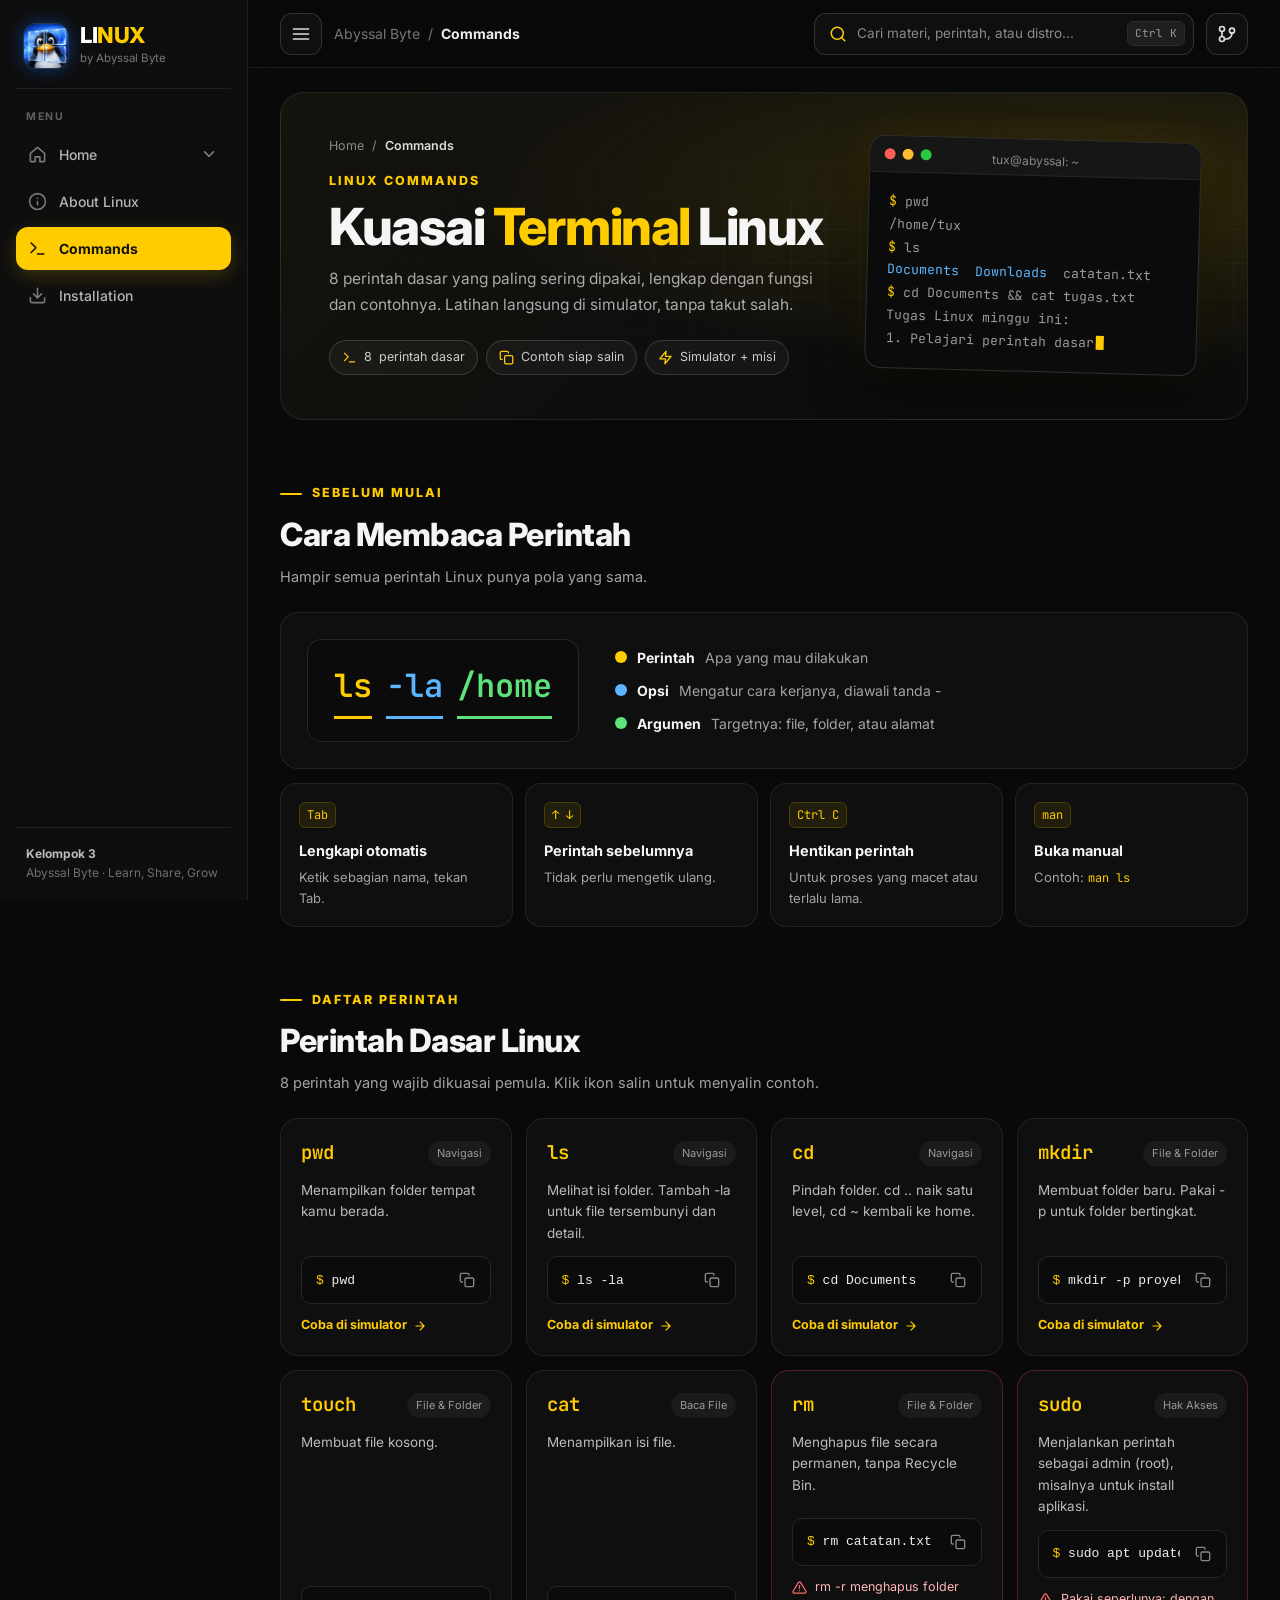
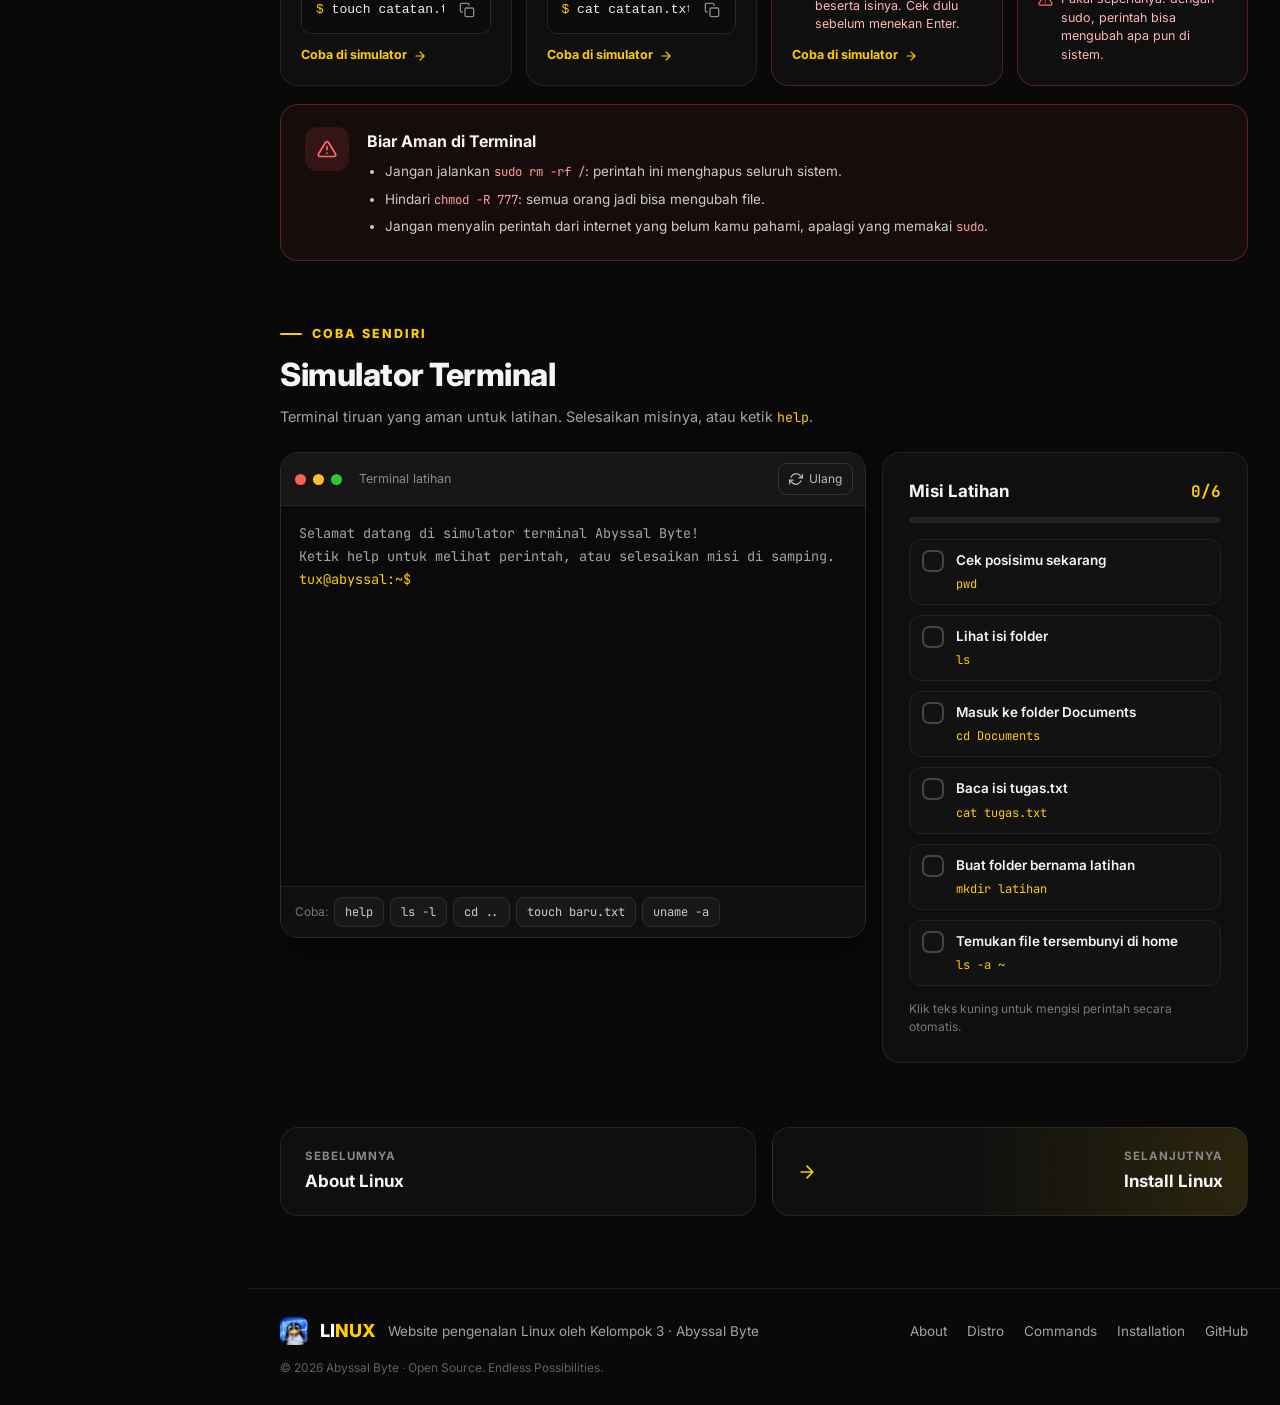
<file: commands.html>
<!DOCTYPE html>
<html lang="id">
<head>
  <meta charset="UTF-8" />
  <meta name="viewport" content="width=device-width, initial-scale=1.0" />
  <title>Linux Commands | Abyssal Byte</title>
  <meta name="description" content="8 perintah dasar Linux beserta fungsi, contoh, dan simulator terminal untuk latihan." />
  <link rel="icon" href="assets/linux.jpg" type="image/jpeg" />
  <link rel="preconnect" href="https://fonts.googleapis.com">
  <link rel="preconnect" href="https://fonts.gstatic.com" crossorigin>
  <link href="https://fonts.googleapis.com/css2?family=Inter:wght@400;500;600;700;800&family=JetBrains+Mono:wght@400;600&display=swap" rel="stylesheet">
  <link rel="stylesheet" href="style.css" />
  <link rel="stylesheet" href="commands.css" />
  <!-- Menandai JavaScript aktif + mengingat sidebar yang disembunyikan (sebelum halaman tampil, supaya tidak berkedip) -->
  <script>document.documentElement.classList.add("js"); try { if (localStorage.getItem("abyssal-nav-hidden") === "1") document.documentElement.classList.add("nav-hidden"); if (localStorage.getItem("abyssal-nav-dashboard") === "1") document.documentElement.classList.add("nav-dash-open"); } catch (e) {}</script>
</head>
<body>
  <!-- Kumpulan ikon. Dipanggil dengan <svg class="icon"><use href="#i-nama"/></svg> -->
  <svg width="0" height="0" style="position:absolute" aria-hidden="true">
    <defs>
      <symbol id="i-home" viewBox="0 0 24 24"><path d="M3 10.5L12 3l9 7.5V20a1 1 0 0 1-1 1h-5v-6h-6v6H4a1 1 0 0 1-1-1z"/></symbol>
      <symbol id="i-info" viewBox="0 0 24 24"><circle cx="12" cy="12" r="10"/><path d="M12 16v-4M12 8h.01"/></symbol>
      <symbol id="i-layers" viewBox="0 0 24 24"><path d="M12 2L2 7l10 5 10-5z"/><path d="M2 17l10 5 10-5M2 12l10 5 10-5"/></symbol>
      <symbol id="i-terminal" viewBox="0 0 24 24"><path d="M4 17l6-6-6-6M12 19h8"/></symbol>
      <symbol id="i-download" viewBox="0 0 24 24"><path d="M21 15v4a2 2 0 0 1-2 2H5a2 2 0 0 1-2-2v-4M7 10l5 5 5-5M12 15V3"/></symbol>
      <symbol id="i-users" viewBox="0 0 24 24"><path d="M17 21v-2a4 4 0 0 0-4-4H5a4 4 0 0 0-4 4v2"/><circle cx="9" cy="7" r="4"/><path d="M23 21v-2a4 4 0 0 0-3-3.9M16 3.1a4 4 0 0 1 0 7.8"/></symbol>
      <symbol id="i-search" viewBox="0 0 24 24"><circle cx="11" cy="11" r="8"/><path d="M21 21l-4.35-4.35"/></symbol>
      <symbol id="i-menu" viewBox="0 0 24 24"><path d="M3 6h18M3 12h18M3 18h18"/></symbol>
      <symbol id="i-repo" viewBox="0 0 24 24"><circle cx="6" cy="6" r="3"/><circle cx="6" cy="18" r="3"/><circle cx="18" cy="8" r="3"/><path d="M6 9v6M18 11a7 7 0 0 1-7 7H9"/></symbol>
      <symbol id="i-arrow-right" viewBox="0 0 24 24"><path d="M5 12h14M12 5l7 7-7 7"/></symbol>
      <symbol id="i-arrow-up" viewBox="0 0 24 24"><path d="M12 19V5M5 12l7-7 7 7"/></symbol>
      <symbol id="i-chevron-left" viewBox="0 0 24 24"><path d="M15 18l-6-6 6-6"/></symbol>
      <symbol id="i-chevron-right" viewBox="0 0 24 24"><path d="M9 18l6-6-6-6"/></symbol>
      <symbol id="i-chevron-down" viewBox="0 0 24 24"><path d="M6 9l6 6 6-6"/></symbol>
      <symbol id="i-check" viewBox="0 0 24 24"><path d="M20 6L9 17l-5-5"/></symbol>
      <symbol id="i-clock" viewBox="0 0 24 24"><circle cx="12" cy="12" r="10"/><path d="M12 6v6l4 2"/></symbol>
      <symbol id="i-copy" viewBox="0 0 24 24"><rect x="9" y="9" width="13" height="13" rx="2"/><path d="M5 15H4a2 2 0 0 1-2-2V4a2 2 0 0 1 2-2h9a2 2 0 0 1 2 2v1"/></symbol>
      <symbol id="i-alert" viewBox="0 0 24 24"><path d="M10.3 3.9L1.8 18a2 2 0 0 0 1.7 3h17a2 2 0 0 0 1.7-3L13.7 3.9a2 2 0 0 0-3.4 0z"/><path d="M12 9v4M12 17h.01"/></symbol>
      <symbol id="i-book" viewBox="0 0 24 24"><path d="M4 19.5A2.5 2.5 0 0 1 6.5 17H20V2H6.5A2.5 2.5 0 0 0 4 4.5z"/><path d="M4 19.5A2.5 2.5 0 0 0 6.5 22H20v-5"/></symbol>
      <symbol id="i-bulb" viewBox="0 0 24 24"><path d="M9 18h6M10 22h4M12 2a7 7 0 0 0-4 12.7V17h8v-2.3A7 7 0 0 0 12 2z"/></symbol>
      <symbol id="i-cpu" viewBox="0 0 24 24"><rect x="4" y="4" width="16" height="16" rx="2"/><rect x="9" y="9" width="6" height="6"/><path d="M9 1v3M15 1v3M9 20v3M15 20v3M20 9h3M20 14h3M1 9h3M1 14h3"/></symbol>
      <symbol id="i-memory" viewBox="0 0 24 24"><rect x="2" y="7" width="20" height="10" rx="1.5"/><path d="M6 7v10M10 7v10M14 7v10M18 7v10M4 17v3M20 17v3"/></symbol>
      <symbol id="i-folder" viewBox="0 0 24 24"><path d="M3 7a2 2 0 0 1 2-2h4l2 2h8a2 2 0 0 1 2 2v8a2 2 0 0 1-2 2H5a2 2 0 0 1-2-2z"/></symbol>
      <symbol id="i-file" viewBox="0 0 24 24"><path d="M14 2H6a2 2 0 0 0-2 2v16a2 2 0 0 0 2 2h12a2 2 0 0 0 2-2V8z"/><path d="M14 2v6h6M8 13h8M8 17h5"/></symbol>
      <symbol id="i-monitor" viewBox="0 0 24 24"><rect x="2" y="3" width="20" height="14" rx="2"/><path d="M8 21h8M12 17v4"/></symbol>
      <symbol id="i-lock" viewBox="0 0 24 24"><rect x="4" y="11" width="16" height="10" rx="2"/><path d="M8 11V7a4 4 0 0 1 8 0v4"/></symbol>
      <symbol id="i-globe" viewBox="0 0 24 24"><circle cx="12" cy="12" r="10"/><path d="M2 12h20M12 2a15 15 0 0 1 0 20 15 15 0 0 1 0-20z"/></symbol>
      <symbol id="i-apps" viewBox="0 0 24 24"><rect x="3" y="3" width="7" height="7" rx="1.5"/><rect x="14" y="3" width="7" height="7" rx="1.5"/><rect x="3" y="14" width="7" height="7" rx="1.5"/><rect x="14" y="14" width="7" height="7" rx="1.5"/></symbol>
      <symbol id="i-tag" viewBox="0 0 24 24"><path d="M20.6 13.4l-7.2 7.2a2 2 0 0 1-2.8 0L3 13V3h10l7.6 7.6a2 2 0 0 1 0 2.8z"/><circle cx="7.5" cy="7.5" r="1.5"/></symbol>
      <symbol id="i-shield" viewBox="0 0 24 24"><path d="M12 22s8-4 8-10V5l-8-3-8 3v7c0 6 8 10 8 10z"/><path d="M9 12l2 2 4-4"/></symbol>
      <symbol id="i-pulse" viewBox="0 0 24 24"><path d="M22 12h-4l-3 9L9 3l-3 9H2"/></symbol>
      <symbol id="i-feather" viewBox="0 0 24 24"><path d="M20.2 12.2a6 6 0 0 0-8.5-8.5L5 10.5V19h8.5z"/><path d="M16 8L2 22M17.5 15H9"/></symbol>
      <symbol id="i-sliders" viewBox="0 0 24 24"><path d="M4 21v-7M4 10V3M12 21v-9M12 8V3M20 21v-5M20 12V3M1 14h6M9 8h6M17 16h6"/></symbol>
      <symbol id="i-package" viewBox="0 0 24 24"><path d="M21 16V8l-9-5-9 5v8l9 5 9-5z"/><path d="M3.3 7L12 12l8.7-5M12 22V12"/></symbol>
      <symbol id="i-server" viewBox="0 0 24 24"><rect x="2" y="3" width="20" height="7" rx="2"/><rect x="2" y="14" width="20" height="7" rx="2"/><path d="M6 6.5h.01M6 17.5h.01"/></symbol>
      <symbol id="i-cloud" viewBox="0 0 24 24"><path d="M18 10h-1.3A8 8 0 1 0 9 20h9a5 5 0 0 0 0-10z"/></symbol>
      <symbol id="i-phone" viewBox="0 0 24 24"><rect x="5" y="2" width="14" height="20" rx="2.5"/><path d="M11 18h2"/></symbol>
      <symbol id="i-zap" viewBox="0 0 24 24"><path d="M13 2L3 14h9l-1 8 10-12h-9z"/></symbol>
      <symbol id="i-wifi" viewBox="0 0 24 24"><path d="M5 12.6a11 11 0 0 1 14 0M1.4 9a16 16 0 0 1 21.2 0M8.5 16.1a6 6 0 0 1 7 0M12 20h.01"/></symbol>
      <symbol id="i-gamepad" viewBox="0 0 24 24"><rect x="2" y="6" width="20" height="12" rx="6"/><path d="M6 12h4M8 10v4M15 11h.01M18 13h.01"/></symbol>
      <symbol id="i-rocket" viewBox="0 0 24 24"><path d="M4.5 16.5c-1.5 1.3-2 5-2 5s3.7-.5 5-2c.7-.8.7-2.1-.1-2.9a2.2 2.2 0 0 0-2.9-.1z"/><path d="M12 15l-3-3a22 22 0 0 1 2-4A12.9 12.9 0 0 1 22 2c0 2.7-.8 7.5-6 11a22.4 22.4 0 0 1-4 2z"/><path d="M9 12H4s.6-3 2-4c1.6-1.1 5 0 5 0M12 15v5s3-.6 4-2c1.1-1.6 0-5 0-5"/></symbol>
      <symbol id="i-car" viewBox="0 0 24 24"><path d="M5 16V11l2-5h10l2 5v5z"/><path d="M3 11h18"/><circle cx="7.5" cy="16.5" r="1.8"/><circle cx="16.5" cy="16.5" r="1.8"/></symbol>
      <symbol id="i-usb" viewBox="0 0 24 24"><rect x="7" y="2" width="10" height="7" rx="1"/><path d="M5 9h14v8a5 5 0 0 1-5 5h-4a5 5 0 0 1-5-5z"/><path d="M10 5h.01M14 5h.01"/></symbol>
      <symbol id="i-disk" viewBox="0 0 24 24"><ellipse cx="12" cy="5" rx="9" ry="3"/><path d="M21 12c0 1.7-4 3-9 3s-9-1.3-9-3M3 5v14c0 1.7 4 3 9 3s9-1.3 9-3V5"/></symbol>
      <symbol id="i-power" viewBox="0 0 24 24"><path d="M18.4 6.6a9 9 0 1 1-12.8 0M12 2v10"/></symbol>
      <symbol id="i-refresh" viewBox="0 0 24 24"><path d="M23 4v6h-6M1 20v-6h6"/><path d="M3.5 9a9 9 0 0 1 14.9-3.4L23 10M1 14l4.6 4.4A9 9 0 0 0 20.5 15"/></symbol>
      <symbol id="i-help" viewBox="0 0 24 24"><circle cx="12" cy="12" r="10"/><path d="M9.1 9a3 3 0 0 1 5.8 1c0 2-3 3-3 3M12 17h.01"/></symbol>
      <symbol id="i-code" viewBox="0 0 24 24"><path d="M16 18l6-6-6-6M8 6l-6 6 6 6"/></symbol>
      <symbol id="i-eye" viewBox="0 0 24 24"><path d="M1 12s4-8 11-8 11 8 11 8-4 8-11 8-11-8-11-8z"/><circle cx="12" cy="12" r="3"/></symbol>
    </defs>
  </svg>

  <!-- ========== SIDEBAR (sama di semua halaman) ========== -->
  <aside class="sidebar" id="sidebar" aria-label="Menu utama">
    <a class="brand" href="index.html">
      <img src="assets/linux.jpg" alt="Logo penguin Linux" />
      <span class="brand-text"><b>LI<em>NUX</em></b><small>by Abyssal Byte</small></span>
    </a>

    <p class="nav-label">Menu</p>
    <nav class="nav-menu">
      <!-- Home + submenu. Klik tulisan = buka halaman Home, klik panah = buka/tutup submenu -->
      <div class="nav-group">
        <div class="nav-row">
          <a class="nav-link nav-parent" href="index.html"><svg class="icon" aria-hidden="true"><use href="#i-home"/></svg>Home</a>
          <button class="nav-arrow" id="navDashArrow" type="button" aria-expanded="false" aria-controls="navDashSub" aria-label="Buka submenu Home">
            <svg class="icon" aria-hidden="true"><use href="#i-chevron-down"/></svg>
          </button>
        </div>
        <div class="nav-sub" id="navDashSub">
          <div class="nav-sub-inner">
          <a class="nav-sublink" href="index.html#distros">Distributions</a>
          <a class="nav-sublink" href="index.html#team">Our Team</a>
          </div>
        </div>
      </div>
      <a class="nav-link" href="about.html"><svg class="icon" aria-hidden="true"><use href="#i-info"/></svg>About Linux</a>
      <a class="nav-link" href="commands.html"><svg class="icon" aria-hidden="true"><use href="#i-terminal"/></svg>Commands</a>
      <a class="nav-link" href="installation.html"><svg class="icon" aria-hidden="true"><use href="#i-download"/></svg>Installation</a>
    </nav>

    <div class="sidebar-foot"><b>Kelompok 3</b><br>Abyssal Byte · Learn, Share, Grow</div>
  </aside>

  <main class="main-content" id="top">
    <!-- ========== TOPBAR (sama di semua halaman) ========== -->
    <header class="topbar">
      <button class="menu-toggle" id="menuToggle" type="button" aria-label="Tampilkan/sembunyikan menu" title="Tampilkan/sembunyikan menu" aria-controls="sidebar">
        <svg class="icon" aria-hidden="true"><use href="#i-menu"/></svg>
      </button>
      <a class="topbar-brand" href="index.html" aria-label="Ke halaman Home"><img src="assets/linux.jpg" alt="" /><b>LI<em>NUX</em></b></a>
      <div class="topbar-title">Abyssal Byte <span>/</span> <b>Commands</b></div>
      <button class="search-trigger" type="button" data-search-open aria-label="Cari (Ctrl + K)">
        <svg class="icon" aria-hidden="true"><use href="#i-search"/></svg>
        <span>Cari materi, perintah, atau distro...</span>
        <kbd>Ctrl K</kbd>
      </button>
      <a class="topbar-icon" href="https://github.com/Batam-Linux-User-Group/Abyssal-Byte" target="_blank" rel="noopener" aria-label="Lihat repository di GitHub" title="Repository GitHub">
        <svg class="icon" aria-hidden="true"><use href="#i-repo"/></svg>
      </a>
    </header>

    <!-- =====================================================
         HERO HALAMAN
         ===================================================== -->
    <section class="page-hero" aria-labelledby="cmdTitle">
      <div>
        <nav class="breadcrumb" aria-label="Breadcrumb"><a href="index.html">Home</a><span>/</span><b>Commands</b></nav>
        <p class="eyebrow">Linux Commands</p>
        <h1 id="cmdTitle">Kuasai <em>Terminal</em> Linux</h1>
        <p class="page-hero-desc">8 perintah dasar yang paling sering dipakai, lengkap dengan fungsi dan contohnya. Latihan langsung di simulator, tanpa takut salah.</p>
        <ul class="page-meta">
          <li><svg class="icon" aria-hidden="true"><use href="#i-terminal"/></svg><span data-total-commands>8</span> perintah dasar</li>
          <li><svg class="icon" aria-hidden="true"><use href="#i-copy"/></svg>Contoh siap salin</li>
          <li><svg class="icon" aria-hidden="true"><use href="#i-zap"/></svg>Simulator + misi</li>
        </ul>
      </div>

      <div class="hero-term" aria-hidden="true">
        <div class="hero-term-bar"><i></i><i></i><i></i><span>tux@abyssal: ~</span></div>
        <pre><span>$</span> pwd
/home/tux
<span>$</span> ls
<b>Documents</b>  <b>Downloads</b>  catatan.txt
<span>$</span> cd Documents && cat tugas.txt
Tugas Linux minggu ini:
1. Pelajari perintah dasar<i class="hero-term-cursor"></i></pre>
      </div>
    </section>

    <!-- =====================================================
         DASAR TERMINAL
         ===================================================== -->
    <section class="section" id="tips" aria-labelledby="h-tips">
      <div class="section-head reveal">
        <div>
          <p class="eyebrow">Sebelum Mulai</p>
          <h2 id="h-tips">Cara Membaca Perintah</h2>
          <p>Hampir semua perintah Linux punya pola yang sama.</p>
        </div>
      </div>

      <div class="anatomy card reveal">
        <div class="anatomy-cmd" aria-label="Contoh perintah: ls -la /home">
          <span class="part-cmd">ls</span><span class="part-opt">-la</span><span class="part-arg">/home</span>
        </div>
        <div class="anatomy-legend">
          <div><i class="dot-cmd"></i><b>Perintah</b><span>Apa yang mau dilakukan</span></div>
          <div><i class="dot-opt"></i><b>Opsi</b><span>Mengatur cara kerjanya, diawali tanda -</span></div>
          <div><i class="dot-arg"></i><b>Argumen</b><span>Targetnya: file, folder, atau alamat</span></div>
        </div>
      </div>

      <div class="tips-grid">
        <div class="tip reveal"><kbd>Tab</kbd><b>Lengkapi otomatis</b><span>Ketik sebagian nama, tekan Tab.</span></div>
        <div class="tip reveal"><kbd>↑ ↓</kbd><b>Perintah sebelumnya</b><span>Tidak perlu mengetik ulang.</span></div>
        <div class="tip reveal"><kbd>Ctrl C</kbd><b>Hentikan perintah</b><span>Untuk proses yang macet atau terlalu lama.</span></div>
        <div class="tip reveal"><kbd>man</kbd><b>Buka manual</b><span>Contoh: <code>man ls</code></span></div>
      </div>
    </section>

    <!-- =====================================================
         DAFTAR PERINTAH (kartu dibuat oleh commands.js)
         ===================================================== -->
    <section class="section" id="daftar" aria-labelledby="h-daftar">
      <div class="section-head reveal">
        <div>
          <p class="eyebrow">Daftar Perintah</p>
          <h2 id="h-daftar">Perintah Dasar Linux</h2>
          <p>8 perintah yang wajib dikuasai pemula. Klik ikon salin untuk menyalin contoh.</p>
        </div>
      </div>

      <div class="cmd-grid" id="cmdGrid"></div>

      <aside class="danger-box reveal" aria-label="Perintah berbahaya">
        <span class="danger-icon"><svg class="icon" aria-hidden="true"><use href="#i-alert"/></svg></span>
        <div>
          <h3>Biar Aman di Terminal</h3>
          <ul>
            <li>Jangan jalankan <code>sudo rm -rf /</code>: perintah ini menghapus seluruh sistem.</li>
            <li>Hindari <code>chmod -R 777</code>: semua orang jadi bisa mengubah file.</li>
            <li>Jangan menyalin perintah dari internet yang belum kamu pahami, apalagi yang memakai <code>sudo</code>.</li>
          </ul>
        </div>
      </aside>
    </section>

    <!-- =====================================================
         SIMULATOR TERMINAL (commands.js bagian 4 & 5)
         ===================================================== -->
    <section class="section" id="simulator" aria-labelledby="h-sim">
      <div class="section-head reveal">
        <div>
          <p class="eyebrow">Coba Sendiri</p>
          <h2 id="h-sim">Simulator Terminal</h2>
          <p>Terminal tiruan yang aman untuk latihan. Selesaikan misinya, atau ketik <code>help</code>.</p>
        </div>
      </div>

      <div class="sim-wrap">
        <div class="sim-terminal reveal">
          <div class="sim-bar">
            <i></i><i></i><i></i>
            <span>Terminal latihan</span>
            <button class="sim-reset" id="termReset" type="button"><svg class="icon" aria-hidden="true"><use href="#i-refresh"/></svg>Ulang</button>
          </div>
          <div class="sim-screen" id="termScreen">
            <div id="termOutput" aria-live="polite"></div>
            <label class="sim-input-row">
              <span class="t-prompt" id="termPrompt">tux@abyssal:~$</span>
              <input id="termInput" type="text" autocomplete="off" autocapitalize="off" spellcheck="false" aria-label="Ketik perintah di simulator" />
            </label>
          </div>
          <div class="sim-suggest" aria-label="Saran perintah">
            <span>Coba:</span>
            <button type="button" data-sim="help">help</button>
            <button type="button" data-sim="ls -l">ls -l</button>
            <button type="button" data-sim="cd ..">cd ..</button>
            <button type="button" data-sim="touch baru.txt">touch baru.txt</button>
            <button type="button" data-sim="uname -a">uname -a</button>
          </div>
        </div>

        <aside class="card missions reveal" aria-labelledby="h-missions">
          <div class="missions-head">
            <h3 id="h-missions">Misi Latihan</h3>
            <span id="missionCount">0/6</span>
          </div>
          <div class="missions-bar"><span id="missionBar"></span></div>
          <ol class="mission-list" id="missionList"></ol>
          <p class="missions-foot">Klik teks kuning untuk mengisi perintah secara otomatis.</p>
        </aside>
      </div>
    </section>

    <!-- ========== LANJUT ========== -->
    <section class="section next-row reveal" aria-label="Halaman berikutnya">
      <a class="next-card" href="about.html"><small>Sebelumnya</small><b>About Linux</b></a>
      <a class="next-card is-next" href="installation.html"><small>Selanjutnya</small><b>Install Linux</b><svg class="icon" aria-hidden="true"><use href="#i-arrow-right"/></svg></a>
    </section>

    <!-- ========== FOOTER (sama di semua halaman) ========== -->
    <footer class="footer">
      <div class="footer-brand"><img src="assets/linux.jpg" alt="" width="28" height="28" /><b>LI<em>NUX</em></b><span>Website pengenalan Linux oleh Kelompok 3 · Abyssal Byte</span></div>
      <nav class="footer-links" aria-label="Link footer">
        <a href="about.html">About</a>
        <a href="index.html#distros">Distro</a>
        <a href="commands.html">Commands</a>
        <a href="installation.html">Installation</a>
        <a href="https://github.com/Batam-Linux-User-Group/Abyssal-Byte" target="_blank" rel="noopener">GitHub</a>
      </nav>
      <small>© <span data-year>2026</span> Abyssal Byte · Open Source. Endless Possibilities.</small>
    </footer>
  </main>

  <!-- Tombol kembali ke atas -->
  <button class="to-top" id="toTop" type="button" aria-label="Kembali ke atas">
    <svg class="icon" aria-hidden="true"><use href="#i-arrow-up"/></svg>
  </button>

  <script src="script.js"></script>
  <script src="commands.js"></script>
</body>
</html>
</file>
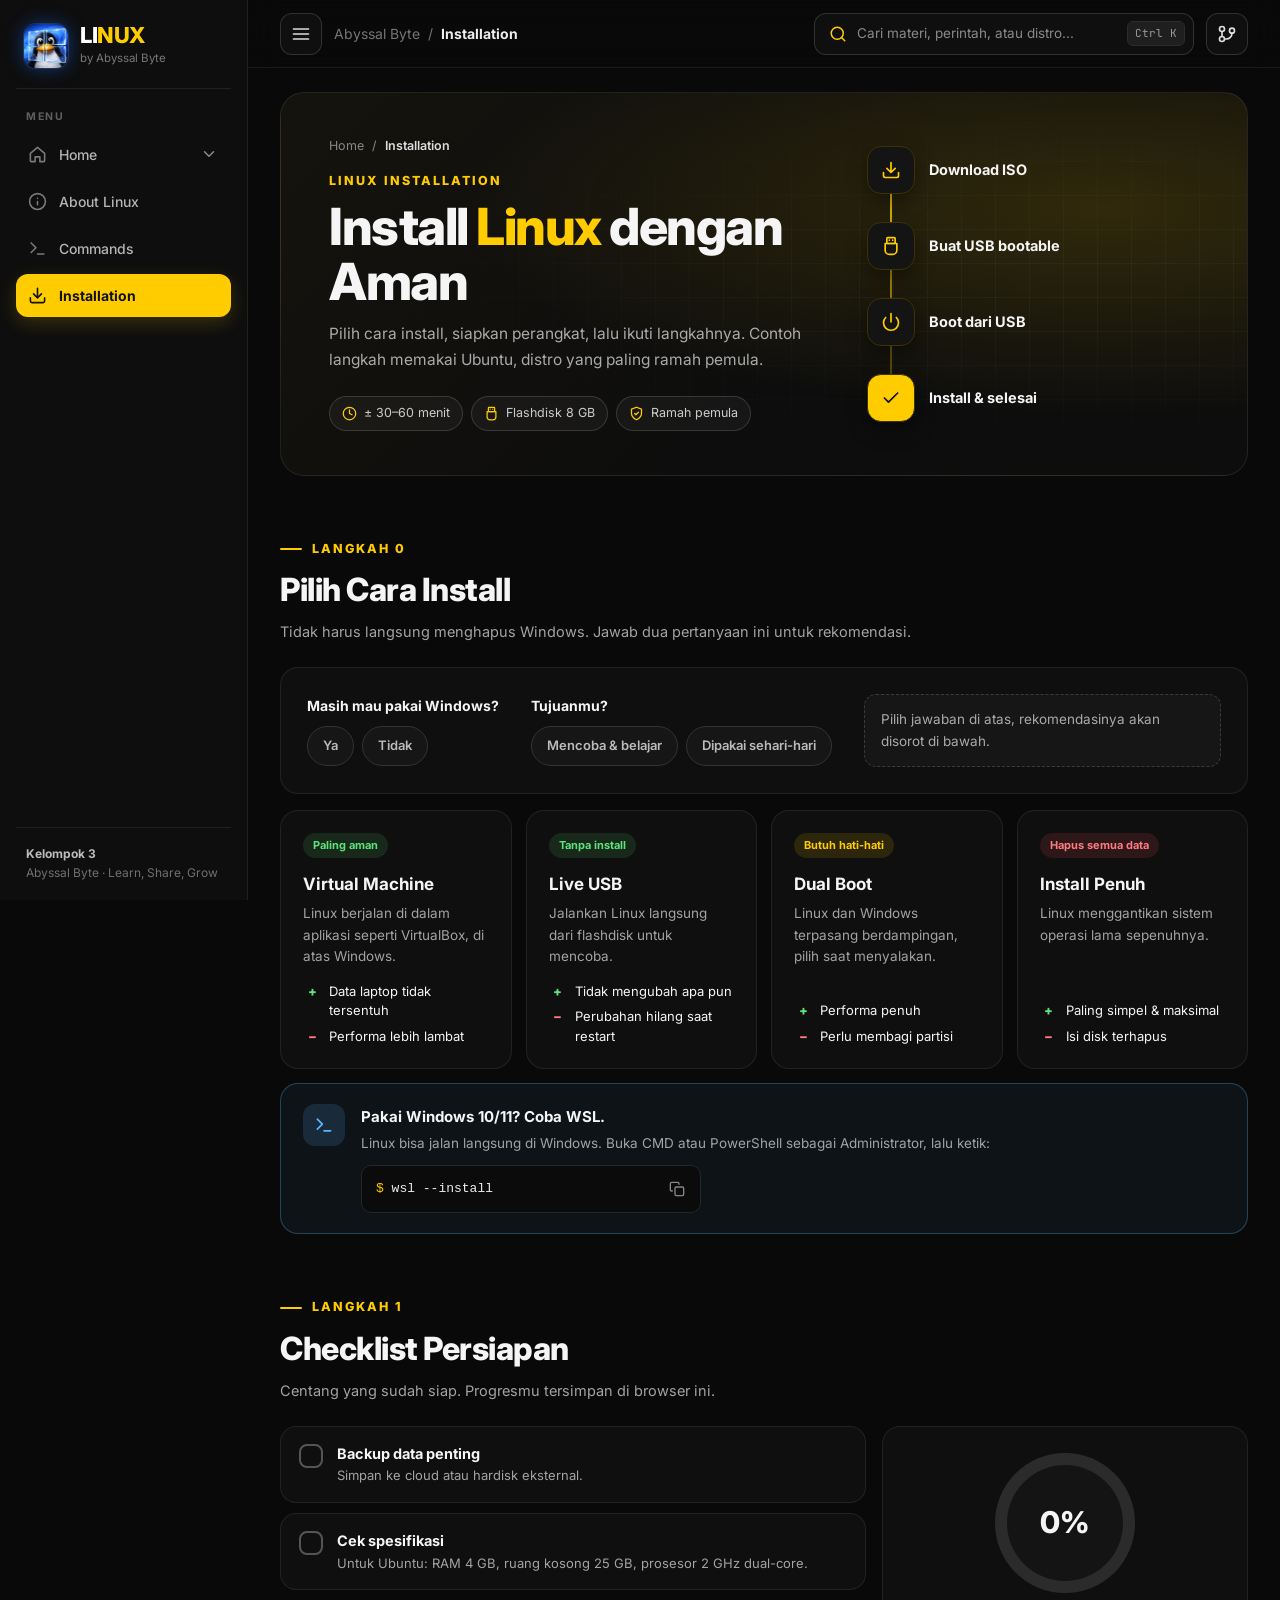
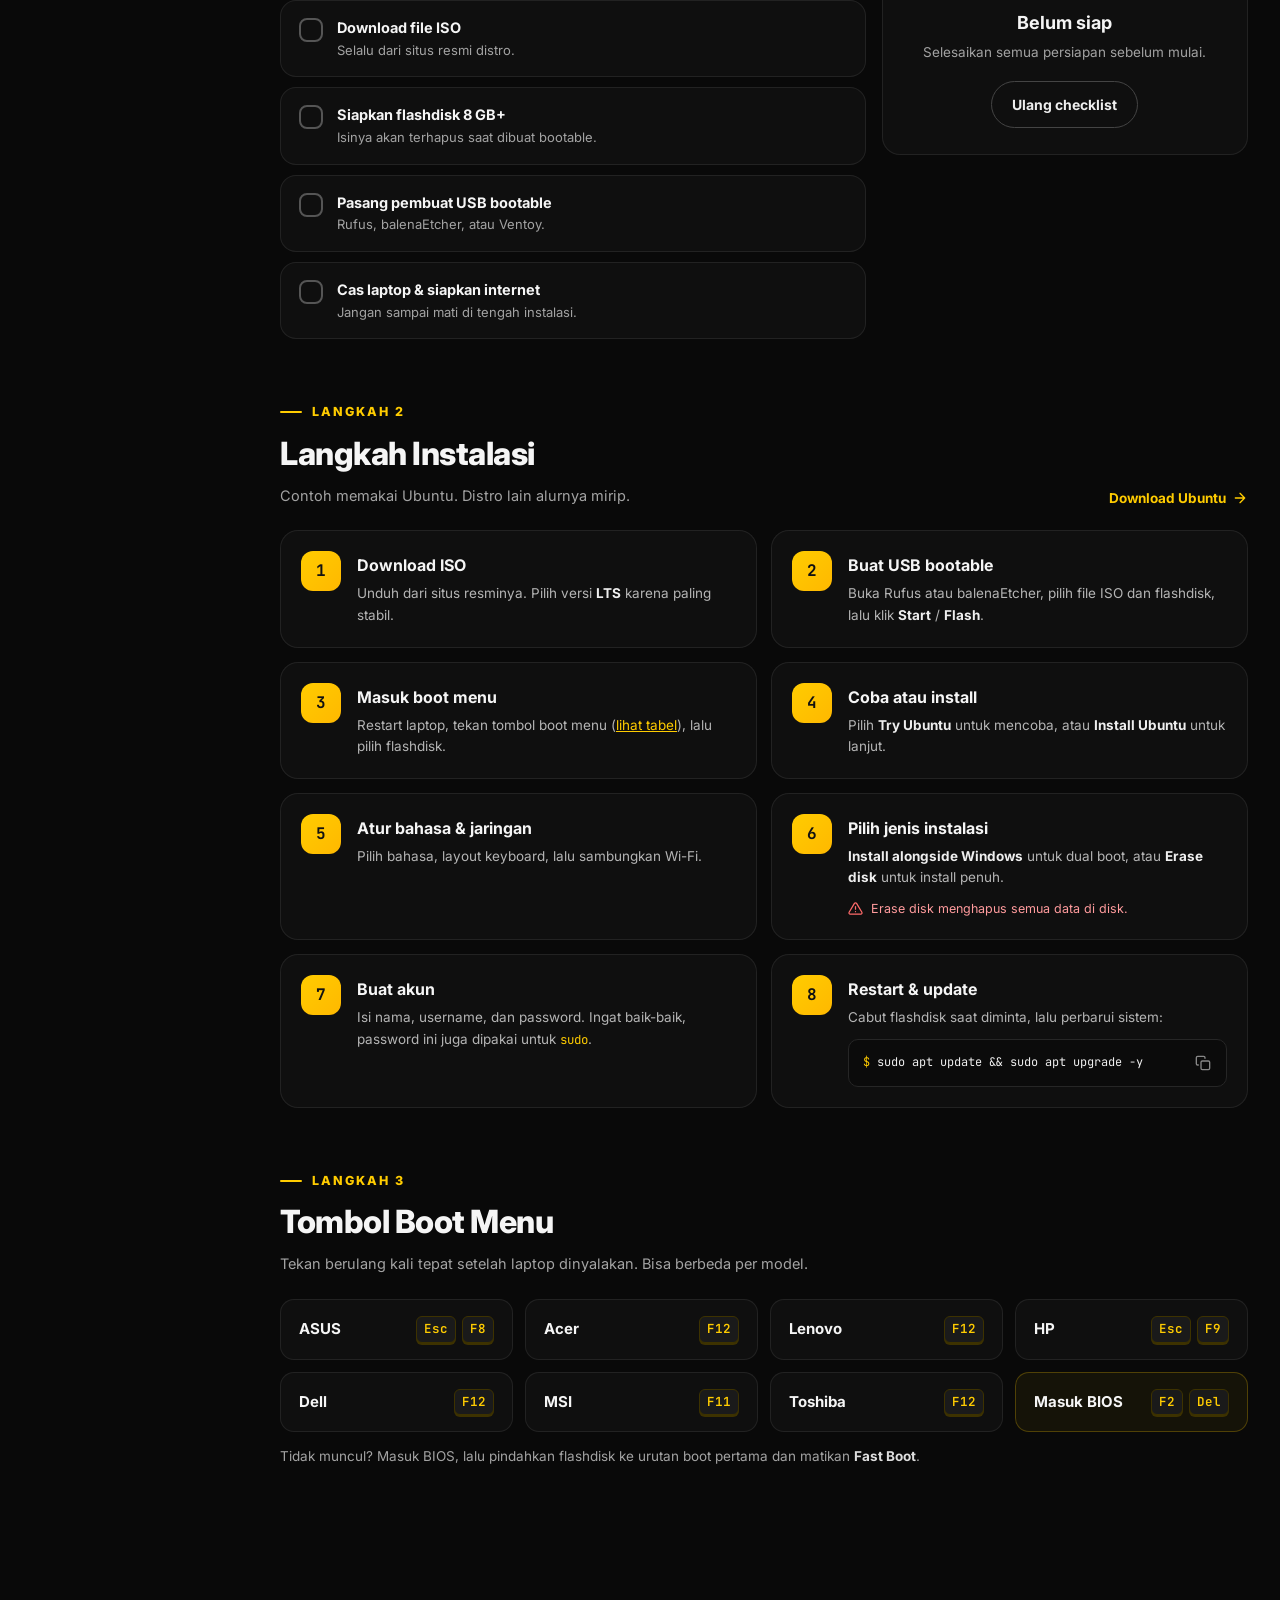
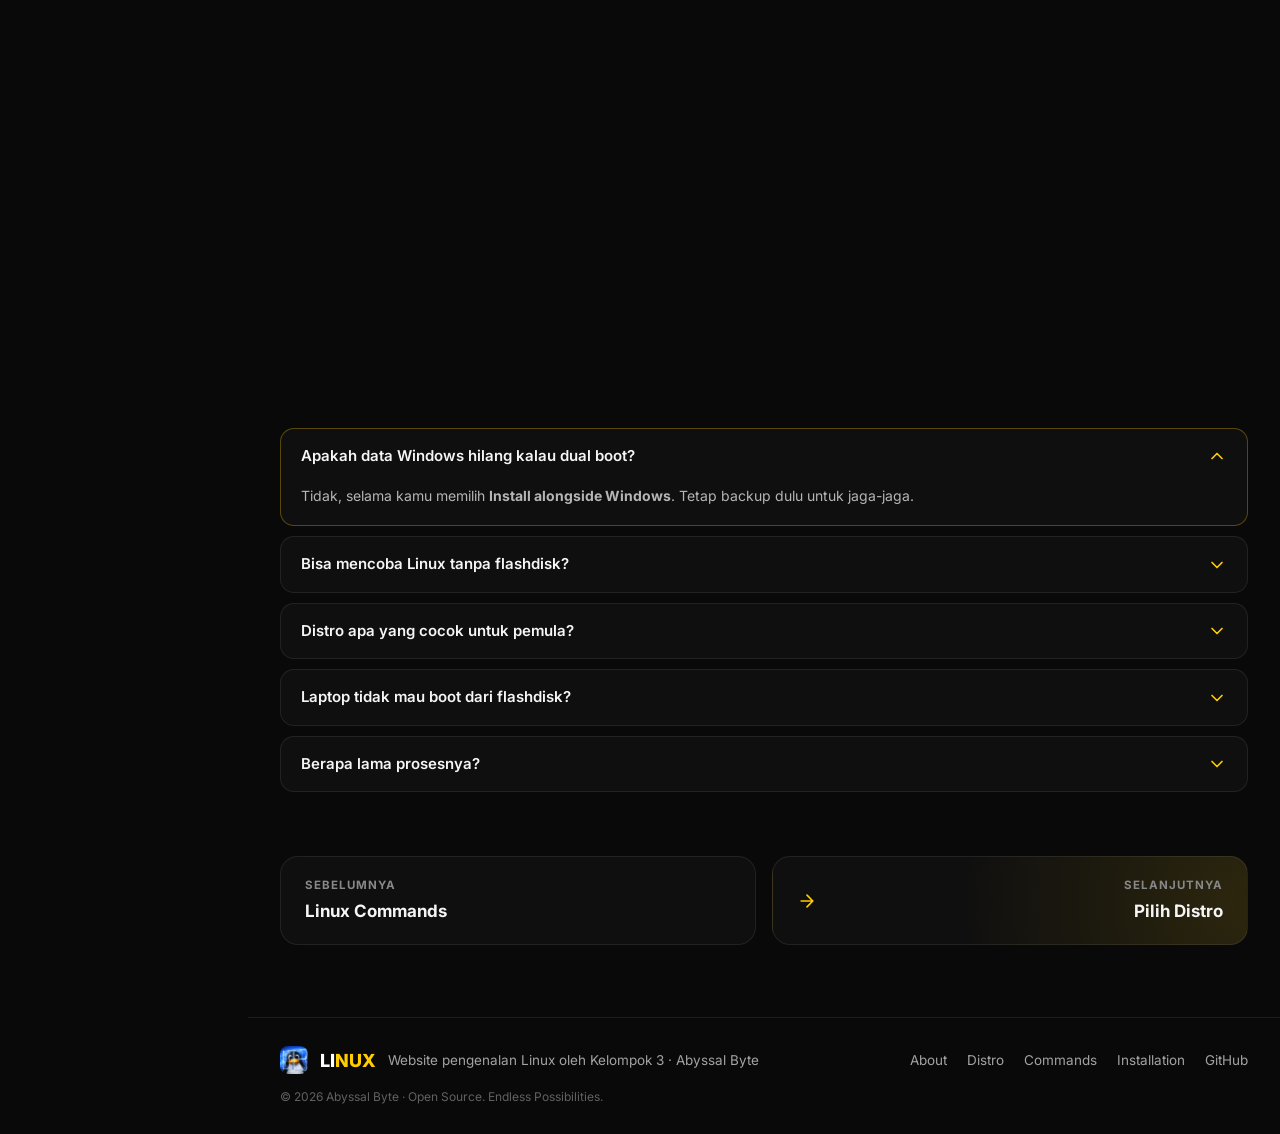
<file: installation.html>
<!DOCTYPE html>
<html lang="id">
<head>
  <meta charset="UTF-8" />
  <meta name="viewport" content="width=device-width, initial-scale=1.0" />
  <title>Linux Installation | Abyssal Byte</title>
  <meta name="description" content="Panduan instalasi Linux: pilih cara install, checklist persiapan, langkah instalasi, dan FAQ." />
  <link rel="icon" href="assets/linux.jpg" type="image/jpeg" />
  <link rel="preconnect" href="https://fonts.googleapis.com">
  <link rel="preconnect" href="https://fonts.gstatic.com" crossorigin>
  <link href="https://fonts.googleapis.com/css2?family=Inter:wght@400;500;600;700;800&family=JetBrains+Mono:wght@400;600&display=swap" rel="stylesheet">
  <link rel="stylesheet" href="style.css" />
  <link rel="stylesheet" href="installation.css" />
  <!-- Menandai JavaScript aktif + mengingat sidebar yang disembunyikan (sebelum halaman tampil, supaya tidak berkedip) -->
  <script>document.documentElement.classList.add("js"); try { if (localStorage.getItem("abyssal-nav-hidden") === "1") document.documentElement.classList.add("nav-hidden"); if (localStorage.getItem("abyssal-nav-dashboard") === "1") document.documentElement.classList.add("nav-dash-open"); } catch (e) {}</script>
</head>
<body>
  <!-- Kumpulan ikon. Dipanggil dengan <svg class="icon"><use href="#i-nama"/></svg> -->
  <svg width="0" height="0" style="position:absolute" aria-hidden="true">
    <defs>
      <symbol id="i-home" viewBox="0 0 24 24"><path d="M3 10.5L12 3l9 7.5V20a1 1 0 0 1-1 1h-5v-6h-6v6H4a1 1 0 0 1-1-1z"/></symbol>
      <symbol id="i-info" viewBox="0 0 24 24"><circle cx="12" cy="12" r="10"/><path d="M12 16v-4M12 8h.01"/></symbol>
      <symbol id="i-layers" viewBox="0 0 24 24"><path d="M12 2L2 7l10 5 10-5z"/><path d="M2 17l10 5 10-5M2 12l10 5 10-5"/></symbol>
      <symbol id="i-terminal" viewBox="0 0 24 24"><path d="M4 17l6-6-6-6M12 19h8"/></symbol>
      <symbol id="i-download" viewBox="0 0 24 24"><path d="M21 15v4a2 2 0 0 1-2 2H5a2 2 0 0 1-2-2v-4M7 10l5 5 5-5M12 15V3"/></symbol>
      <symbol id="i-users" viewBox="0 0 24 24"><path d="M17 21v-2a4 4 0 0 0-4-4H5a4 4 0 0 0-4 4v2"/><circle cx="9" cy="7" r="4"/><path d="M23 21v-2a4 4 0 0 0-3-3.9M16 3.1a4 4 0 0 1 0 7.8"/></symbol>
      <symbol id="i-search" viewBox="0 0 24 24"><circle cx="11" cy="11" r="8"/><path d="M21 21l-4.35-4.35"/></symbol>
      <symbol id="i-menu" viewBox="0 0 24 24"><path d="M3 6h18M3 12h18M3 18h18"/></symbol>
      <symbol id="i-repo" viewBox="0 0 24 24"><circle cx="6" cy="6" r="3"/><circle cx="6" cy="18" r="3"/><circle cx="18" cy="8" r="3"/><path d="M6 9v6M18 11a7 7 0 0 1-7 7H9"/></symbol>
      <symbol id="i-arrow-right" viewBox="0 0 24 24"><path d="M5 12h14M12 5l7 7-7 7"/></symbol>
      <symbol id="i-arrow-up" viewBox="0 0 24 24"><path d="M12 19V5M5 12l7-7 7 7"/></symbol>
      <symbol id="i-chevron-left" viewBox="0 0 24 24"><path d="M15 18l-6-6 6-6"/></symbol>
      <symbol id="i-chevron-right" viewBox="0 0 24 24"><path d="M9 18l6-6-6-6"/></symbol>
      <symbol id="i-chevron-down" viewBox="0 0 24 24"><path d="M6 9l6 6 6-6"/></symbol>
      <symbol id="i-check" viewBox="0 0 24 24"><path d="M20 6L9 17l-5-5"/></symbol>
      <symbol id="i-clock" viewBox="0 0 24 24"><circle cx="12" cy="12" r="10"/><path d="M12 6v6l4 2"/></symbol>
      <symbol id="i-copy" viewBox="0 0 24 24"><rect x="9" y="9" width="13" height="13" rx="2"/><path d="M5 15H4a2 2 0 0 1-2-2V4a2 2 0 0 1 2-2h9a2 2 0 0 1 2 2v1"/></symbol>
      <symbol id="i-alert" viewBox="0 0 24 24"><path d="M10.3 3.9L1.8 18a2 2 0 0 0 1.7 3h17a2 2 0 0 0 1.7-3L13.7 3.9a2 2 0 0 0-3.4 0z"/><path d="M12 9v4M12 17h.01"/></symbol>
      <symbol id="i-book" viewBox="0 0 24 24"><path d="M4 19.5A2.5 2.5 0 0 1 6.5 17H20V2H6.5A2.5 2.5 0 0 0 4 4.5z"/><path d="M4 19.5A2.5 2.5 0 0 0 6.5 22H20v-5"/></symbol>
      <symbol id="i-bulb" viewBox="0 0 24 24"><path d="M9 18h6M10 22h4M12 2a7 7 0 0 0-4 12.7V17h8v-2.3A7 7 0 0 0 12 2z"/></symbol>
      <symbol id="i-cpu" viewBox="0 0 24 24"><rect x="4" y="4" width="16" height="16" rx="2"/><rect x="9" y="9" width="6" height="6"/><path d="M9 1v3M15 1v3M9 20v3M15 20v3M20 9h3M20 14h3M1 9h3M1 14h3"/></symbol>
      <symbol id="i-memory" viewBox="0 0 24 24"><rect x="2" y="7" width="20" height="10" rx="1.5"/><path d="M6 7v10M10 7v10M14 7v10M18 7v10M4 17v3M20 17v3"/></symbol>
      <symbol id="i-folder" viewBox="0 0 24 24"><path d="M3 7a2 2 0 0 1 2-2h4l2 2h8a2 2 0 0 1 2 2v8a2 2 0 0 1-2 2H5a2 2 0 0 1-2-2z"/></symbol>
      <symbol id="i-file" viewBox="0 0 24 24"><path d="M14 2H6a2 2 0 0 0-2 2v16a2 2 0 0 0 2 2h12a2 2 0 0 0 2-2V8z"/><path d="M14 2v6h6M8 13h8M8 17h5"/></symbol>
      <symbol id="i-monitor" viewBox="0 0 24 24"><rect x="2" y="3" width="20" height="14" rx="2"/><path d="M8 21h8M12 17v4"/></symbol>
      <symbol id="i-lock" viewBox="0 0 24 24"><rect x="4" y="11" width="16" height="10" rx="2"/><path d="M8 11V7a4 4 0 0 1 8 0v4"/></symbol>
      <symbol id="i-globe" viewBox="0 0 24 24"><circle cx="12" cy="12" r="10"/><path d="M2 12h20M12 2a15 15 0 0 1 0 20 15 15 0 0 1 0-20z"/></symbol>
      <symbol id="i-apps" viewBox="0 0 24 24"><rect x="3" y="3" width="7" height="7" rx="1.5"/><rect x="14" y="3" width="7" height="7" rx="1.5"/><rect x="3" y="14" width="7" height="7" rx="1.5"/><rect x="14" y="14" width="7" height="7" rx="1.5"/></symbol>
      <symbol id="i-tag" viewBox="0 0 24 24"><path d="M20.6 13.4l-7.2 7.2a2 2 0 0 1-2.8 0L3 13V3h10l7.6 7.6a2 2 0 0 1 0 2.8z"/><circle cx="7.5" cy="7.5" r="1.5"/></symbol>
      <symbol id="i-shield" viewBox="0 0 24 24"><path d="M12 22s8-4 8-10V5l-8-3-8 3v7c0 6 8 10 8 10z"/><path d="M9 12l2 2 4-4"/></symbol>
      <symbol id="i-pulse" viewBox="0 0 24 24"><path d="M22 12h-4l-3 9L9 3l-3 9H2"/></symbol>
      <symbol id="i-feather" viewBox="0 0 24 24"><path d="M20.2 12.2a6 6 0 0 0-8.5-8.5L5 10.5V19h8.5z"/><path d="M16 8L2 22M17.5 15H9"/></symbol>
      <symbol id="i-sliders" viewBox="0 0 24 24"><path d="M4 21v-7M4 10V3M12 21v-9M12 8V3M20 21v-5M20 12V3M1 14h6M9 8h6M17 16h6"/></symbol>
      <symbol id="i-package" viewBox="0 0 24 24"><path d="M21 16V8l-9-5-9 5v8l9 5 9-5z"/><path d="M3.3 7L12 12l8.7-5M12 22V12"/></symbol>
      <symbol id="i-server" viewBox="0 0 24 24"><rect x="2" y="3" width="20" height="7" rx="2"/><rect x="2" y="14" width="20" height="7" rx="2"/><path d="M6 6.5h.01M6 17.5h.01"/></symbol>
      <symbol id="i-cloud" viewBox="0 0 24 24"><path d="M18 10h-1.3A8 8 0 1 0 9 20h9a5 5 0 0 0 0-10z"/></symbol>
      <symbol id="i-phone" viewBox="0 0 24 24"><rect x="5" y="2" width="14" height="20" rx="2.5"/><path d="M11 18h2"/></symbol>
      <symbol id="i-zap" viewBox="0 0 24 24"><path d="M13 2L3 14h9l-1 8 10-12h-9z"/></symbol>
      <symbol id="i-wifi" viewBox="0 0 24 24"><path d="M5 12.6a11 11 0 0 1 14 0M1.4 9a16 16 0 0 1 21.2 0M8.5 16.1a6 6 0 0 1 7 0M12 20h.01"/></symbol>
      <symbol id="i-gamepad" viewBox="0 0 24 24"><rect x="2" y="6" width="20" height="12" rx="6"/><path d="M6 12h4M8 10v4M15 11h.01M18 13h.01"/></symbol>
      <symbol id="i-rocket" viewBox="0 0 24 24"><path d="M4.5 16.5c-1.5 1.3-2 5-2 5s3.7-.5 5-2c.7-.8.7-2.1-.1-2.9a2.2 2.2 0 0 0-2.9-.1z"/><path d="M12 15l-3-3a22 22 0 0 1 2-4A12.9 12.9 0 0 1 22 2c0 2.7-.8 7.5-6 11a22.4 22.4 0 0 1-4 2z"/><path d="M9 12H4s.6-3 2-4c1.6-1.1 5 0 5 0M12 15v5s3-.6 4-2c1.1-1.6 0-5 0-5"/></symbol>
      <symbol id="i-car" viewBox="0 0 24 24"><path d="M5 16V11l2-5h10l2 5v5z"/><path d="M3 11h18"/><circle cx="7.5" cy="16.5" r="1.8"/><circle cx="16.5" cy="16.5" r="1.8"/></symbol>
      <symbol id="i-usb" viewBox="0 0 24 24"><rect x="7" y="2" width="10" height="7" rx="1"/><path d="M5 9h14v8a5 5 0 0 1-5 5h-4a5 5 0 0 1-5-5z"/><path d="M10 5h.01M14 5h.01"/></symbol>
      <symbol id="i-disk" viewBox="0 0 24 24"><ellipse cx="12" cy="5" rx="9" ry="3"/><path d="M21 12c0 1.7-4 3-9 3s-9-1.3-9-3M3 5v14c0 1.7 4 3 9 3s9-1.3 9-3V5"/></symbol>
      <symbol id="i-power" viewBox="0 0 24 24"><path d="M18.4 6.6a9 9 0 1 1-12.8 0M12 2v10"/></symbol>
      <symbol id="i-refresh" viewBox="0 0 24 24"><path d="M23 4v6h-6M1 20v-6h6"/><path d="M3.5 9a9 9 0 0 1 14.9-3.4L23 10M1 14l4.6 4.4A9 9 0 0 0 20.5 15"/></symbol>
      <symbol id="i-help" viewBox="0 0 24 24"><circle cx="12" cy="12" r="10"/><path d="M9.1 9a3 3 0 0 1 5.8 1c0 2-3 3-3 3M12 17h.01"/></symbol>
      <symbol id="i-code" viewBox="0 0 24 24"><path d="M16 18l6-6-6-6M8 6l-6 6 6 6"/></symbol>
      <symbol id="i-eye" viewBox="0 0 24 24"><path d="M1 12s4-8 11-8 11 8 11 8-4 8-11 8-11-8-11-8z"/><circle cx="12" cy="12" r="3"/></symbol>
    </defs>
  </svg>

  <!-- ========== SIDEBAR (sama di semua halaman) ========== -->
  <aside class="sidebar" id="sidebar" aria-label="Menu utama">
    <a class="brand" href="index.html">
      <img src="assets/linux.jpg" alt="Logo penguin Linux" />
      <span class="brand-text"><b>LI<em>NUX</em></b><small>by Abyssal Byte</small></span>
    </a>

    <p class="nav-label">Menu</p>
    <nav class="nav-menu">
      <!-- Home + submenu. Klik tulisan = buka halaman Home, klik panah = buka/tutup submenu -->
      <div class="nav-group">
        <div class="nav-row">
          <a class="nav-link nav-parent" href="index.html"><svg class="icon" aria-hidden="true"><use href="#i-home"/></svg>Home</a>
          <button class="nav-arrow" id="navDashArrow" type="button" aria-expanded="false" aria-controls="navDashSub" aria-label="Buka submenu Home">
            <svg class="icon" aria-hidden="true"><use href="#i-chevron-down"/></svg>
          </button>
        </div>
        <div class="nav-sub" id="navDashSub">
          <div class="nav-sub-inner">
          <a class="nav-sublink" href="index.html#distros">Distributions</a>
          <a class="nav-sublink" href="index.html#team">Our Team</a>
          </div>
        </div>
      </div>
      <a class="nav-link" href="about.html"><svg class="icon" aria-hidden="true"><use href="#i-info"/></svg>About Linux</a>
      <a class="nav-link" href="commands.html"><svg class="icon" aria-hidden="true"><use href="#i-terminal"/></svg>Commands</a>
      <a class="nav-link" href="installation.html"><svg class="icon" aria-hidden="true"><use href="#i-download"/></svg>Installation</a>
    </nav>

    <div class="sidebar-foot"><b>Kelompok 3</b><br>Abyssal Byte · Learn, Share, Grow</div>
  </aside>

  <main class="main-content" id="top">
    <!-- ========== TOPBAR (sama di semua halaman) ========== -->
    <header class="topbar">
      <button class="menu-toggle" id="menuToggle" type="button" aria-label="Tampilkan/sembunyikan menu" title="Tampilkan/sembunyikan menu" aria-controls="sidebar">
        <svg class="icon" aria-hidden="true"><use href="#i-menu"/></svg>
      </button>
      <a class="topbar-brand" href="index.html" aria-label="Ke halaman Home"><img src="assets/linux.jpg" alt="" /><b>LI<em>NUX</em></b></a>
      <div class="topbar-title">Abyssal Byte <span>/</span> <b>Installation</b></div>
      <button class="search-trigger" type="button" data-search-open aria-label="Cari (Ctrl + K)">
        <svg class="icon" aria-hidden="true"><use href="#i-search"/></svg>
        <span>Cari materi, perintah, atau distro...</span>
        <kbd>Ctrl K</kbd>
      </button>
      <a class="topbar-icon" href="https://github.com/Batam-Linux-User-Group/Abyssal-Byte" target="_blank" rel="noopener" aria-label="Lihat repository di GitHub" title="Repository GitHub">
        <svg class="icon" aria-hidden="true"><use href="#i-repo"/></svg>
      </a>
    </header>

    <!-- =====================================================
         HERO HALAMAN
         ===================================================== -->
    <section class="page-hero" aria-labelledby="insTitle">
      <div>
        <nav class="breadcrumb" aria-label="Breadcrumb"><a href="index.html">Home</a><span>/</span><b>Installation</b></nav>
        <p class="eyebrow">Linux Installation</p>
        <h1 id="insTitle">Install <em>Linux</em> dengan Aman</h1>
        <p class="page-hero-desc">Pilih cara install, siapkan perangkat, lalu ikuti langkahnya. Contoh langkah memakai Ubuntu, distro yang paling ramah pemula.</p>
        <ul class="page-meta">
          <li><svg class="icon" aria-hidden="true"><use href="#i-clock"/></svg>± 30–60 menit</li>
          <li><svg class="icon" aria-hidden="true"><use href="#i-usb"/></svg>Flashdisk 8 GB</li>
          <li><svg class="icon" aria-hidden="true"><use href="#i-shield"/></svg>Ramah pemula</li>
        </ul>
      </div>

      <ol class="flow-preview" aria-label="Gambaran proses instalasi">
        <li><span><svg class="icon" aria-hidden="true"><use href="#i-download"/></svg></span><b>Download ISO</b></li>
        <li><span><svg class="icon" aria-hidden="true"><use href="#i-usb"/></svg></span><b>Buat USB bootable</b></li>
        <li><span><svg class="icon" aria-hidden="true"><use href="#i-power"/></svg></span><b>Boot dari USB</b></li>
        <li><span><svg class="icon" aria-hidden="true"><use href="#i-check"/></svg></span><b>Install &amp; selesai</b></li>
      </ol>
    </section>

    <!-- =====================================================
         PILIH CARA INSTALL
         ===================================================== -->
    <section class="section" id="cara" aria-labelledby="h-cara">
      <div class="section-head reveal">
        <div>
          <p class="eyebrow">Langkah 0</p>
          <h2 id="h-cara">Pilih Cara Install</h2>
          <p>Tidak harus langsung menghapus Windows. Jawab dua pertanyaan ini untuk rekomendasi.</p>
        </div>
      </div>

      <!-- Bantu pilih (installation.js bagian 1) -->
      <div class="picker card reveal">
        <div class="picker-q">
          <b>Masih mau pakai Windows?</b>
          <div class="chip-row" data-question="windows">
            <button class="chip" type="button" data-answer="ya">Ya</button>
            <button class="chip" type="button" data-answer="tidak">Tidak</button>
          </div>
        </div>
        <div class="picker-q">
          <b>Tujuanmu?</b>
          <div class="chip-row" data-question="tujuan">
            <button class="chip" type="button" data-answer="coba">Mencoba &amp; belajar</button>
            <button class="chip" type="button" data-answer="harian">Dipakai sehari-hari</button>
          </div>
        </div>
        <p class="picker-result" id="pickerResult" aria-live="polite">Pilih jawaban di atas, rekomendasinya akan disorot di bawah.</p>
      </div>

      <div class="method-grid">
        <article class="method reveal" data-method="vm">
          <span class="method-badge is-safe">Paling aman</span>
          <h3>Virtual Machine</h3>
          <p>Linux berjalan di dalam aplikasi seperti VirtualBox, di atas Windows.</p>
          <ul><li class="pro">Data laptop tidak tersentuh</li><li class="con">Performa lebih lambat</li></ul>
        </article>
        <article class="method reveal" data-method="live">
          <span class="method-badge is-safe">Tanpa install</span>
          <h3>Live USB</h3>
          <p>Jalankan Linux langsung dari flashdisk untuk mencoba.</p>
          <ul><li class="pro">Tidak mengubah apa pun</li><li class="con">Perubahan hilang saat restart</li></ul>
        </article>
        <article class="method reveal" data-method="dual">
          <span class="method-badge is-mid">Butuh hati-hati</span>
          <h3>Dual Boot</h3>
          <p>Linux dan Windows terpasang berdampingan, pilih saat menyalakan.</p>
          <ul><li class="pro">Performa penuh</li><li class="con">Perlu membagi partisi</li></ul>
        </article>
        <article class="method reveal" data-method="full">
          <span class="method-badge is-risk">Hapus semua data</span>
          <h3>Install Penuh</h3>
          <p>Linux menggantikan sistem operasi lama sepenuhnya.</p>
          <ul><li class="pro">Paling simpel &amp; maksimal</li><li class="con">Isi disk terhapus</li></ul>
        </article>
      </div>

      <div class="wsl-note reveal">
        <span class="wsl-icon"><svg class="icon" aria-hidden="true"><use href="#i-terminal"/></svg></span>
        <div>
          <b>Pakai Windows 10/11? Coba WSL.</b>
          <p>Linux bisa jalan langsung di Windows. Buka CMD atau PowerShell sebagai Administrator, lalu ketik:</p>
          <div class="cmd-line"><code>wsl --install</code><button class="copy-btn" type="button" data-copy="wsl --install" aria-label="Salin wsl --install"><svg class="icon" aria-hidden="true"><use href="#i-copy"/></svg></button></div>
        </div>
      </div>
    </section>

    <!-- =====================================================
         CHECKLIST PERSIAPAN (installation.js bagian 2)
         ===================================================== -->
    <section class="section" id="persiapan" aria-labelledby="h-persiapan">
      <div class="section-head reveal">
        <div>
          <p class="eyebrow">Langkah 1</p>
          <h2 id="h-persiapan">Checklist Persiapan</h2>
          <p>Centang yang sudah siap. Progresmu tersimpan di browser ini.</p>
        </div>
      </div>

      <div class="prep-wrap">
        <ul class="prep-list" id="prepList">
          <li class="reveal"><label><input type="checkbox" value="backup"><span class="prep-box"></span><span class="prep-text"><b>Backup data penting</b><small>Simpan ke cloud atau hardisk eksternal.</small></span></label></li>
          <li class="reveal"><label><input type="checkbox" value="spek"><span class="prep-box"></span><span class="prep-text"><b>Cek spesifikasi</b><small>Untuk Ubuntu: RAM 4 GB, ruang kosong 25 GB, prosesor 2 GHz dual-core.</small></span></label></li>
          <li class="reveal"><label><input type="checkbox" value="iso"><span class="prep-box"></span><span class="prep-text"><b>Download file ISO</b><small>Selalu dari situs resmi distro.</small></span></label></li>
          <li class="reveal"><label><input type="checkbox" value="usb"><span class="prep-box"></span><span class="prep-text"><b>Siapkan flashdisk 8 GB+</b><small>Isinya akan terhapus saat dibuat bootable.</small></span></label></li>
          <li class="reveal"><label><input type="checkbox" value="tool"><span class="prep-box"></span><span class="prep-text"><b>Pasang pembuat USB bootable</b><small>Rufus, balenaEtcher, atau Ventoy.</small></span></label></li>
          <li class="reveal"><label><input type="checkbox" value="daya"><span class="prep-box"></span><span class="prep-text"><b>Cas laptop &amp; siapkan internet</b><small>Jangan sampai mati di tengah instalasi.</small></span></label></li>
        </ul>

        <aside class="card prep-status reveal" aria-live="polite">
          <div class="prep-ring" id="prepRing"><span id="prepPercent">0%</span></div>
          <b id="prepTitle">Belum siap</b>
          <p id="prepText">Selesaikan semua persiapan sebelum mulai.</p>
          <button class="ghost-button" type="button" id="prepReset">Ulang checklist</button>
        </aside>
      </div>
    </section>

    <!-- =====================================================
         LANGKAH INSTALASI
         ===================================================== -->
    <section class="section" id="langkah" aria-labelledby="h-langkah">
      <div class="section-head reveal">
        <div>
          <p class="eyebrow">Langkah 2</p>
          <h2 id="h-langkah">Langkah Instalasi</h2>
          <p>Contoh memakai Ubuntu. Distro lain alurnya mirip.</p>
        </div>
        <a class="section-link" href="https://ubuntu.com/download" target="_blank" rel="noopener">Download Ubuntu <svg class="icon" aria-hidden="true"><use href="#i-arrow-right"/></svg></a>
      </div>

      <ol class="steps">
        <li class="step reveal"><span class="step-num">1</span><div><h3>Download ISO</h3><p>Unduh dari situs resminya. Pilih versi <b>LTS</b> karena paling stabil.</p></div></li>
        <li class="step reveal"><span class="step-num">2</span><div><h3>Buat USB bootable</h3><p>Buka Rufus atau balenaEtcher, pilih file ISO dan flashdisk, lalu klik <b>Start</b> / <b>Flash</b>.</p></div></li>
        <li class="step reveal"><span class="step-num">3</span><div><h3>Masuk boot menu</h3><p>Restart laptop, tekan tombol boot menu (<a href="#boot">lihat tabel</a>), lalu pilih flashdisk.</p></div></li>
        <li class="step reveal"><span class="step-num">4</span><div><h3>Coba atau install</h3><p>Pilih <b>Try Ubuntu</b> untuk mencoba, atau <b>Install Ubuntu</b> untuk lanjut.</p></div></li>
        <li class="step reveal"><span class="step-num">5</span><div><h3>Atur bahasa &amp; jaringan</h3><p>Pilih bahasa, layout keyboard, lalu sambungkan Wi-Fi.</p></div></li>
        <li class="step reveal"><span class="step-num">6</span><div><h3>Pilih jenis instalasi</h3><p><b>Install alongside Windows</b> untuk dual boot, atau <b>Erase disk</b> untuk install penuh.</p><p class="step-warn"><svg class="icon" aria-hidden="true"><use href="#i-alert"/></svg>Erase disk menghapus semua data di disk.</p></div></li>
        <li class="step reveal"><span class="step-num">7</span><div><h3>Buat akun</h3><p>Isi nama, username, dan password. Ingat baik-baik, password ini juga dipakai untuk <code>sudo</code>.</p></div></li>
        <li class="step reveal"><span class="step-num">8</span><div><h3>Restart &amp; update</h3><p>Cabut flashdisk saat diminta, lalu perbarui sistem:</p><div class="cmd-line"><code>sudo apt update &amp;&amp; sudo apt upgrade -y</code><button class="copy-btn" type="button" data-copy="sudo apt update &amp;&amp; sudo apt upgrade -y" aria-label="Salin perintah update"><svg class="icon" aria-hidden="true"><use href="#i-copy"/></svg></button></div></div></li>
      </ol>
    </section>

    <!-- =====================================================
         TOMBOL BOOT MENU
         ===================================================== -->
    <section class="section" id="boot" aria-labelledby="h-boot">
      <div class="section-head reveal">
        <div>
          <p class="eyebrow">Langkah 3</p>
          <h2 id="h-boot">Tombol Boot Menu</h2>
          <p>Tekan berulang kali tepat setelah laptop dinyalakan. Bisa berbeda per model.</p>
        </div>
      </div>

      <div class="boot-grid">
        <div class="boot reveal"><b>ASUS</b><span><kbd>Esc</kbd><kbd>F8</kbd></span></div>
        <div class="boot reveal"><b>Acer</b><span><kbd>F12</kbd></span></div>
        <div class="boot reveal"><b>Lenovo</b><span><kbd>F12</kbd></span></div>
        <div class="boot reveal"><b>HP</b><span><kbd>Esc</kbd><kbd>F9</kbd></span></div>
        <div class="boot reveal"><b>Dell</b><span><kbd>F12</kbd></span></div>
        <div class="boot reveal"><b>MSI</b><span><kbd>F11</kbd></span></div>
        <div class="boot reveal"><b>Toshiba</b><span><kbd>F12</kbd></span></div>
        <div class="boot reveal"><b>Masuk BIOS</b><span><kbd>F2</kbd><kbd>Del</kbd></span></div>
      </div>
      <p class="boot-note reveal">Tidak muncul? Masuk BIOS, lalu pindahkan flashdisk ke urutan boot pertama dan matikan <b>Fast Boot</b>.</p>
    </section>

    <!-- =====================================================
         SETELAH INSTALL
         ===================================================== -->
    <section class="section" id="setelah" aria-labelledby="h-setelah">
      <div class="section-head reveal">
        <div>
          <p class="eyebrow">Langkah 4</p>
          <h2 id="h-setelah">Setelah Install</h2>
          <p>Empat hal pertama yang sebaiknya dilakukan.</p>
        </div>
      </div>

      <div class="after-grid">
        <article class="after reveal"><span class="after-icon"><svg class="icon" aria-hidden="true"><use href="#i-refresh"/></svg></span><h3>Update sistem</h3><div class="cmd-line"><code>sudo apt update &amp;&amp; sudo apt upgrade</code><button class="copy-btn" type="button" data-copy="sudo apt update &amp;&amp; sudo apt upgrade" aria-label="Salin perintah update"><svg class="icon" aria-hidden="true"><use href="#i-copy"/></svg></button></div></article>
        <article class="after reveal"><span class="after-icon"><svg class="icon" aria-hidden="true"><use href="#i-shield"/></svg></span><h3>Aktifkan firewall</h3><div class="cmd-line"><code>sudo ufw enable</code><button class="copy-btn" type="button" data-copy="sudo ufw enable" aria-label="Salin sudo ufw enable"><svg class="icon" aria-hidden="true"><use href="#i-copy"/></svg></button></div></article>
        <article class="after reveal"><span class="after-icon"><svg class="icon" aria-hidden="true"><use href="#i-package"/></svg></span><h3>Pasang aplikasi</h3><div class="cmd-line"><code>sudo apt install vlc git</code><button class="copy-btn" type="button" data-copy="sudo apt install vlc git" aria-label="Salin sudo apt install vlc git"><svg class="icon" aria-hidden="true"><use href="#i-copy"/></svg></button></div></article>
        <article class="after reveal"><span class="after-icon"><svg class="icon" aria-hidden="true"><use href="#i-cpu"/></svg></span><h3>Cek driver tambahan</h3><p>Buka <b>Software &amp; Updates</b> → tab <b>Additional Drivers</b>.</p></article>
      </div>
    </section>

    <!-- =====================================================
         FAQ
         ===================================================== -->
    <section class="section" id="faq" aria-labelledby="h-faq">
      <div class="section-head reveal">
        <div>
          <p class="eyebrow">FAQ</p>
          <h2 id="h-faq">Pertanyaan yang Sering Muncul</h2>
        </div>
      </div>

      <div class="faq">
        <details class="reveal" open><summary>Apakah data Windows hilang kalau dual boot?<svg class="icon" aria-hidden="true"><use href="#i-chevron-down"/></svg></summary><p>Tidak, selama kamu memilih <b>Install alongside Windows</b>. Tetap backup dulu untuk jaga-jaga.</p></details>
        <details class="reveal"><summary>Bisa mencoba Linux tanpa flashdisk?<svg class="icon" aria-hidden="true"><use href="#i-chevron-down"/></svg></summary><p>Bisa, lewat VirtualBox atau WSL di Windows.</p></details>
        <details class="reveal"><summary>Distro apa yang cocok untuk pemula?<svg class="icon" aria-hidden="true"><use href="#i-chevron-down"/></svg></summary><p>Ubuntu, Linux Mint, atau Zorin OS. Bandingkan di bagian <a href="index.html#distros">Distributions</a>.</p></details>
        <details class="reveal"><summary>Laptop tidak mau boot dari flashdisk?<svg class="icon" aria-hidden="true"><use href="#i-chevron-down"/></svg></summary><p>Cek urutan boot di BIOS, matikan Fast Boot, lalu buat ulang USB bootable. Untuk sebagian distro, Secure Boot juga perlu dimatikan.</p></details>
        <details class="reveal"><summary>Berapa lama prosesnya?<svg class="icon" aria-hidden="true"><use href="#i-chevron-down"/></svg></summary><p>Sekitar 15–30 menit untuk instalasi, belum termasuk waktu download ISO.</p></details>
      </div>
    </section>

    <!-- ========== LANJUT ========== -->
    <section class="section next-row reveal" aria-label="Halaman berikutnya">
      <a class="next-card" href="commands.html"><small>Sebelumnya</small><b>Linux Commands</b></a>
      <a class="next-card is-next" href="index.html#distros"><small>Selanjutnya</small><b>Pilih Distro</b><svg class="icon" aria-hidden="true"><use href="#i-arrow-right"/></svg></a>
    </section>

    <!-- ========== FOOTER (sama di semua halaman) ========== -->
    <footer class="footer">
      <div class="footer-brand"><img src="assets/linux.jpg" alt="" width="28" height="28" /><b>LI<em>NUX</em></b><span>Website pengenalan Linux oleh Kelompok 3 · Abyssal Byte</span></div>
      <nav class="footer-links" aria-label="Link footer">
        <a href="about.html">About</a>
        <a href="index.html#distros">Distro</a>
        <a href="commands.html">Commands</a>
        <a href="installation.html">Installation</a>
        <a href="https://github.com/Batam-Linux-User-Group/Abyssal-Byte" target="_blank" rel="noopener">GitHub</a>
      </nav>
      <small>© <span data-year>2026</span> Abyssal Byte · Open Source. Endless Possibilities.</small>
    </footer>
  </main>

  <!-- Tombol kembali ke atas -->
  <button class="to-top" id="toTop" type="button" aria-label="Kembali ke atas">
    <svg class="icon" aria-hidden="true"><use href="#i-arrow-up"/></svg>
  </button>

  <script src="script.js"></script>
  <script src="installation.js"></script>
</body>
</html>
</file>
<file: style.css>
/* =================================
   2. LOGO PENGUIN DAN LI NUX
   ================================= */

.brand {
    display: flex;
    align-items: center;
    flex-direction: column;
    gap: 8px;
    margin-bottom: 34px;
    text-decoration: none;
}

/* Mengatur gambar logo penguin */
.brand img {
    width: 112px;
    height: 112px;
    object-fit: contain;
    filter: drop-shadow(0 0 15px #126dff);
}

/* Mengatur tulisan LI NUX */
.logo-text {
    font-family: 'Princess Sofia', cursive;
    font-size: 45px;
    font-weight: 400;
    letter-spacing: 2px;
}

/* Warna tulisan LI */
.logo-text b {
    color: #ffffff;
    font-weight: 400;
}

/* Warna tulisan NUX */
.logo-text strong {
    color: #ffcc00;
    font-weight: 400;
}

/* Mengatur simbol registered */
.logo-text sup {
    font-family: 'Inter', sans-serif;
    font-size: 9px;
    color: #ffcc00;
}


/* =================================
   3. MENU NAVIGASI
   ================================= */

.nav-menu {
    display: grid;
    gap: 7px;
}

/* Tampilan setiap menu */
.nav-link {
    display: flex;
    align-items: center;
    gap: 15px;

    padding: 14px 16px;
    border-radius: 13px;

    color: #c9c9c9;
    font-size: 14px;
    text-decoration: none;

    /* Animasi saat kursor diarahkan */
    transition: all 0.3s ease;
}

/* Mengatur ikon navigasi */
.nav-link span {
    width: 20px;
    text-align: center;
    font-size: 20px;
    color: #aaaaaa;
}

/* Efek ketika menu disentuh kursor */
.nav-link:hover {
    background: rgba(255, 255, 255, 0.10);
    color: #ffffff;
    transform: translateX(4px);
}

/* Tampilan menu yang sedang aktif */
.nav-link.active {
    background: rgba(255, 204, 0, 0.88);
    color: #111111;
    font-weight: 700;

    /* Cahaya kuning pada menu aktif */
    box-shadow: 0 5px 20px rgba(255, 204, 0, 0.20);
}

/* Ikon pada menu aktif */
.nav-link.active span {
    color: #111111;
}


/* =================================
   4. BAGIAN BAWAH SIDEBAR
   ================================= */

.sidebar-bottom {
    margin-top: auto;
}

/* Kotak slogan sidebar */
.sidebar-note {
    margin-top: 30px;
    padding: 17px 20px;

    background: rgba(0, 0, 0, 0.75);
    backdrop-filter: blur(10px);
     border-right: 1px solid rgba(255, 255, 255, 0.08);
    border-radius: 13px;

    font-size: 13px;
    line-height: 1.5;
    color: #eeeeee;
}

/* Ikon terminal */
.terminal-mark {
    font-size: 28px;
    color: #ffcc00;
    font-weight: 800;
}


/* =================================
   5. TOP NAVBAR TRANSPARAN
   ================================= */

.topbar {
    height: 78px;

    display: flex;
    align-items: center;
    justify-content: space-between;

    padding: 0 30px;
    gap: 20px;

    /* Efek kaca transparan */
    background: rgba(10, 10, 10, 0.45);

    /* Efek blur */
    backdrop-filter: blur(15px);
    -webkit-backdrop-filter: blur(15px);

    /* Garis bawah tipis */
    border-bottom: 1px solid rgba(255, 255, 255, 0.10);

    /* Membuat navbar tetap di atas */
    position: sticky;
    top: 0;
    z-index: 4;
}


/* =================================
   6. TOMBOL MENU RESPONSIF
   ================================= */

.menu-toggle {
    display: none;
    background: transparent;
    color: white;
    border: none;
    font-size: 22px;
    cursor: pointer;
}


/* =================================
   7. RESPONSIVE UNTUK HP
   ================================= */

@media (max-width: 760px) {

    /* Sidebar tersembunyi sebelum tombol diklik */
    .sidebar {
        transform: translateX(-100%);
        transition: transform 0.3s ease;
    }

    /* Sidebar muncul ketika dibuka */
    .sidebar.open {
        transform: translateX(0);
    }

    /* Tombol menu muncul di layar kecil */
    .menu-toggle {
        display: block;
    }

    /* Navbar menyesuaikan ukuran HP */
    .topbar {
        padding: 0 16px;
        height: 68px;
    }
}

* {
  box-sizing: border-box;
}
:root {
  --yellow: #ffcc00;
  --yellow2: #ffd927;
  --bg: #090909;
  --panel: #171717;
  --line: #2b2b2b;
  --muted: #aaa;
  --white: #f7f7f7;
}
html {
  scroll-behavior: smooth;
}
body {
  margin: 0;
  background: var(--bg);
  color: var(--white);
  font-family: Inter, Arial, sans-serif;
  min-height: 100vh;
}
a {
  color: inherit;
  text-decoration: none;
}
.sidebar {
  width: 238px;
  position: fixed;
  inset: 0 auto 0 0;
  background: #111;
  border-right: 1px solid #242424;
  padding: 24px 19px;
  display: flex;
  flex-direction: column;
  z-index: 5;
}
.brand {
  display: flex;
  align-items: center;
  flex-direction: column;
  gap: 5px;
  margin-bottom: 34px;
}
.brand img {
  width: 112px;
  height: 112px;
  object-fit: contain;
  filter: drop-shadow(0 0 15px #126dff);
}
.brand span {
  font-size: 32px;
  font-weight: 800;
  letter-spacing: -2px;
}
.brand b {
  color: #fff;
}
.brand strong {
  color: var(--yellow);
}
.nav-menu {
  display: grid;
  gap: 7px;
}
.nav-link {
  display: flex;
  align-items: center;
  gap: 15px;
  padding: 14px 16px;
  border-radius: 13px;
  color: #c9c9c9;
  font-size: 14px;
  transition: 0.2s;
}
.nav-link span {
  width: 20px;
  text-align: center;
  font-size: 20px;
  color: #aaa;
}
.nav-link:hover {
  background: #242424;
  color: white;
}
.nav-link.active {
  background: var(--yellow);
  color: #111;
  font-weight: 700;
  box-shadow: 0 5px 20px #ffcc0033;
}
.nav-link.active span {
  color: #111;
}
.sidebar-bottom {
  margin-top: auto;
}
.sidebar-bottom .nav-link {
  padding-left: 16px;
}
.sidebar-note {
  margin-top: 30px;
  border: 1px solid #303030;
  border-radius: 13px;
  padding: 17px 20px;
  font-size: 13px;
  line-height: 1.5;
  color: #eee;
}
.terminal-mark {
  font-size: 28px;
  color: var(--yellow);
  font-weight: 800;
}
.main-content {
  margin-left: 238px;
  padding: 0 28px;
  max-width: 1800px;
}
.topbar {
  height: 78px;
  display: flex;
  align-items: center;
  justify-content: space-between;
  border-bottom: 1px solid #202020;
  margin: 0 -28px 14px;
  padding: 0 30px;
  gap: 20px;
}
.search-box {
  height: 43px;
  width: min(360px, 50%);
  border: 1px solid #303030;
  border-radius: 24px;
  display: flex;
  align-items: center;
  padding: 0 15px;
  gap: 12px;
  color: #bbb;
}
.search-box span {
  font-size: 25px;
}
.search-box input {
  background: none;
  border: 0;
  outline: 0;
  color: white;
  min-width: 0;
  flex: 1;
  font: inherit;
  font-size: 13px;
}
.search-box kbd {
  font-size: 10px;
  color: #aaa;
  background: #252525;
  padding: 5px 7px;
  border-radius: 6px;
}
.profile-area {
  display: flex;
  align-items: center;
  gap: 12px;
  font-size: 14px;
}
.notification {
  background: none;
  border: 0;
  color: #eee;
  font-size: 24px;
  position: relative;
}
.notification i {
  position: absolute;
  width: 8px;
  height: 8px;
  border-radius: 50%;
  background: var(--yellow);
  right: 1px;
  top: 2px;
}
.avatar {
  width: 39px;
  height: 39px;
  border-radius: 50%;
  background: #ddd;
  color: #555;
  display: grid;
  place-items: center;
  font-weight: 700;
}
.chevron {
  color: #aaa;
}
.menu-toggle {
  display: none;
  background: none;
  color: white;
  border: 0;
  font-size: 22px;
}
.hero-grid {
  display: grid;
  grid-template-columns: minmax(0, 2.1fr) minmax(300px, 0.9fr);
  gap: 16px;
}
.hero-card,
.panel,
.stat-card {
    background: rgba(15, 15, 15, 0.65);
    backdrop-filter: blur(12px);
    -webkit-backdrop-filter: blur(30px);

    border: 1px solid rgba(255, 255, 255, 0.10);
    border-radius: 19px;
    overflow: hidden;
    }
.hero-card {
  min-height: 290px;
  position: relative;
  display: flex;
  align-items: center;
  padding: 40px 44px;
  background: radial-gradient(
    ellipse at 80% 50%,
    #4d3b00 0,
    #17140a 34%,
    #101010 75%
  );
  isolation: isolate;
}
.hero-copy {
  position: relative;
  z-index: 2;
}
.eyebrow {
  font-size: 13px;
  font-weight: 800;
  letter-spacing: 1px;
  margin: 0 0 2px;
}
.hero-card h1 {
  font-size: clamp(48px, 5vw, 78px);
  letter-spacing: -5px;
  line-height: 1;
  margin: 0;
  font-weight: 800;
}
.hero-card h1 span {
  color: white;
}
.hero-card h1 em {
  font-style: normal;
  color: var(--yellow);
}
.hero-subtitle {
  color: #bbb;
  font-size: 19px;
  margin: 8px 0 23px;
}
.primary-button {
  display: inline-flex;
  gap: 18px;
  align-items: center;
  background: var(--yellow);
  color: #111;
  font-weight: 700;
  font-size: 13px;
  padding: 12px 19px;
  border-radius: 30px;
  transition: 0.2s;
}
.primary-button:hover {
  background: #ffe36a;
  transform: translateY(-2px);
}
.hero-penguin {
  position: absolute;
  z-index: 1;
  width: 43%;
  height: 95%;
  right: 8%;
  bottom: -10%;
  object-fit: contain;
  filter: drop-shadow(0 0 18px #ffcf3470);
}
.hero-orbit {
  position: absolute;
  border: 2px solid #ffcc00aa;
  border-radius: 50%;
  width: 56%;
  height: 45%;
  right: 2%;
  transform: rotate(-16deg);
  z-index: 0;
  box-shadow: 0 0 12px #ffcc0055;
}
.orbit-two {
  width: 48%;
  height: 30%;
  right: 8%;
  transform: rotate(17deg);
  border-color: #ffe36a77;
}
.hero-terminal {
  position: absolute;
  right: 6%;
  top: 45%;
  font-size: 40px;
  color: var(--yellow);
  font-weight: 800;
}
.slider-dots {
  position: absolute;
  bottom: 17px;
  left: 50%;
  display: flex;
  gap: 8px;
}
.slider-dots i {
  width: 8px;
  height: 8px;
  border-radius: 50%;
  background: #777;
}
.slider-dots i:first-child {
  background: var(--yellow);
}
.panel {
  padding: 22px;
}
.panel-heading {
  display: flex;
  align-items: center;
  justify-content: space-between;
  gap: 10px;
  margin-bottom: 24px;
}
.panel-heading h2 {
  font-size: 16px;
  margin: 0;
  font-weight: 700;
}
.panel-heading a {
  font-size: 12px;
  color: var(--yellow);
  font-weight: 700;
  white-space: nowrap;
}
.yellow-icon {
  color: var(--yellow);
  font-size: 22px;
  margin-right: 10px;
}
.progress-content {
  display: flex;
  align-items: center;
  justify-content: space-around;
  gap: 14px;
}
.progress-ring {
  width: 145px;
  height: 145px;
  border-radius: 50%;
  display: grid;
  place-items: center;
  background: conic-gradient(
    var(--yellow) calc(var(--progress) * 1%),
    #343434 0
  );
  position: relative;
  flex-shrink: 0;
}
.progress-ring:before {
  content: "";
  position: absolute;
  inset: 12px;
  background: #171717;
  border-radius: 50%;
}
.progress-ring span {
  z-index: 1;
  font-size: 33px;
  font-weight: 800;
}
.check-list {
  list-style: none;
  margin: 0;
  padding: 0;
  display: grid;
  gap: 16px;
  font-size: 12px;
  color: #ccc;
}
.check-list li:before {
  content: "";
  display: inline-block;
  width: 15px;
  height: 15px;
  border: 2px solid #666;
  border-radius: 5px;
  margin-right: 9px;
  vertical-align: -3px;
}
.check-list li.done:before {
  content: "✓";
  text-align: center;
  line-height: 15px;
  color: #111;
  background: var(--yellow);
  border-color: var(--yellow);
  font-weight: 800;
}
.stats-grid {
  display: grid;
  grid-template-columns: repeat(4, 1fr);
  gap: 16px;
  margin: 18px 0;
}
.stat-card {
  min-height: 108px;
  padding: 22px 24px;
  display: flex;
  align-items: center;
  gap: 20px;
  position: relative;
}
.stat-icon {
  font-size: 34px;
  color: var(--yellow);
  font-weight: 800;
  text-shadow: 0 0 15px #ffcc0055;
}
.stat-card strong {
  display: block;
  font-size: 28px;
}
.stat-card small {
  display: block;
  color: #bbb;
  font-size: 13px;
  margin-top: 3px;
}
.stat-watermark {
  position: absolute;
  right: 12px;
  font-size: 55px;
  color: #ffffff0d;
}
.lower-grid {
  display: grid;
  grid-template-columns: 1.55fr 1.15fr 1fr;
  gap: 16px;
}
.news-panel,
.quick-panel,
.events-panel {
  min-height: 300px;
}
.news-panel .panel-heading,
.quick-panel .panel-heading,
.events-panel .panel-heading {
  margin-bottom: 19px;
}
.news-item {
  display: grid;
  grid-template-columns: 145px 1fr;
  gap: 17px;
  padding: 0 0 14px;
  margin-bottom: 14px;
  border-bottom: 1px solid #292929;
}
.news-item:last-child {
  border: 0;
  margin-bottom: 0;
  padding-bottom: 0;
}
.news-thumb {
  height: 90px;
  border-radius: 11px;
  display: grid;
  place-items: center;
  overflow: hidden;
}
.linux-thumb {
  background: radial-gradient(circle, #473900, #141414);
}
.linux-thumb img {
  width: 100%;
  height: 100%;
  object-fit: contain;
}
.ubuntu-thumb {
  background: linear-gradient(135deg, #f06a29, #b93212);
  font-size: 55px;
  color: white;
}
.news-item h3 {
  font-size: 14px;
  margin: 0 0 7px;
}
.news-item p {
  font-size: 12px;
  line-height: 1.5;
  color: #bbb;
  margin: 0 0 8px;
}
.news-item small {
  font-size: 10px;
  color: #999;
}
.quick-grid {
  display: grid;
  grid-template-columns: 1fr 1fr;
  gap: 12px;
}
.quick-link {
  min-height: 91px;
  border: 1px solid #303030;
  border-radius: 13px;
  padding: 14px;
  display: grid;
  grid-template-columns: 1fr auto;
  align-items: center;
  background: #202020;
  transition: 0.2s;
}
.quick-link:hover {
  border-color: var(--yellow);
  transform: translateY(-2px);
}
.quick-link span {
  grid-column: 1/-1;
  color: var(--yellow);
  font-size: 23px;
}
.quick-link b {
  font-size: 12px;
}
.quick-link i {
  font-style: normal;
  color: #ccc;
}
.timeline {
  border-left: 2px solid var(--yellow);
  margin: 8px 0 0 9px;
  padding-left: 22px;
  display: grid;
  gap: 30px;
}
.event {
  position: relative;
  display: grid;
  gap: 8px;
  font-size: 13px;
  line-height: 1.5;
}
.event:before {
  content: "";
  position: absolute;
  left: -29px;
  top: 1px;
  width: 13px;
  height: 13px;
  border-radius: 50%;
  background: var(--yellow);
  box-shadow: 0 0 0 4px #ffcc001c;
}
.event time {
  color: #aaa;
}
.event b {
  font-weight: 500;
}
.footer {
  margin: 26px -28px 0;
  border-top: 1px solid #292929;
  padding: 18px 35px;
  display: flex;
  justify-content: space-between;
  align-items: center;
  color: #aaa;
  font-size: 13px;
}
.footer span {
  color: var(--yellow);
  font-size: 18px;
}
.footer b {
  color: #eee;
}
.footer i {
  font-style: normal;
  margin: 0 10px;
  color: #666;
}
.socials {
  display: flex;
  gap: 20px;
  font-size: 20px;
  color: #aaa;
}
.socials a:hover {
  color: var(--yellow);
}
@media (max-width: 1150px) {
  .hero-grid {
    grid-template-columns: 1fr;
  }
  .progress-content {
    justify-content: flex-start;
    gap: 45px;
  }
  .lower-grid {
    grid-template-columns: 1fr 1fr;
  }
  .news-panel {
    grid-column: 1/-1;
  }
  .stats-grid {
    grid-template-columns: repeat(2, 1fr);
  }
}
@media (max-width: 760px) {
  .sidebar {
    transform: translateX(-100%);
    transition: 0.25s;
    box-shadow: 15px 0 35px #0008;
  }
  .sidebar.open {
    transform: translateX(0);
  }
  .main-content {
    margin-left: 0;
    padding: 0 15px;
  }
  .topbar {
    margin: 0 -15px 14px;
    padding: 0 16px;
    height: 68px;
  }
  .menu-toggle {
    display: block;
  }
  .search-box {
    width: auto;
    flex: 1;
  }
  .search-box kbd {
    display: none;
  }
  .profile-area {
    gap: 7px;
  }
  .profile-area > span:not(.chevron) {
    display: none;
  }
  .avatar {
    width: 33px;
    height: 33px;
  }
  .hero-card {
    padding: 30px 24px;
    min-height: 260px;
  }
  .hero-card h1 {
    font-size: 54px;
  }
  .hero-subtitle {
    font-size: 14px;
  }
  .hero-penguin {
    width: 48%;
    right: -2%;
    opacity: 0.8;
  }
  .hero-terminal {
    display: none;
  }
  .progress-content {
    justify-content: space-around;
    gap: 10px;
  }
  .progress-ring {
    width: 115px;
    height: 115px;
  }
  .progress-ring span {
    font-size: 26px;
  }
  .check-list {
    font-size: 11px;
    gap: 13px;
  }
  .stats-grid {
    gap: 10px;
  }
  .stat-card {
    padding: 15px;
    gap: 12px;
    min-height: 90px;
  }
  .stat-card strong {
    font-size: 22px;
  }
  .stat-icon {
    font-size: 26px;
  }
  .stat-watermark {
    display: none;
  }
  .lower-grid {
    grid-template-columns: 1fr;
  }
  .news-panel {
    grid-column: auto;
  }
  .footer {
    margin-left: -15px;
    margin-right: -15px;
    padding: 16px;
    gap: 12px;
    flex-wrap: wrap;
  }
  .news-item {
    grid-template-columns: 110px 1fr;
  }
  .news-thumb {
    height: 82px;
  }
}
@media (max-width: 420px) {
  .hero-penguin {
    opacity: 0.35;
    width: 60%;
  }
  .hero-card h1 {
    font-size: 48px;
  }
  .stats-grid {
    grid-template-columns: 1fr 1fr;
  }
  .stat-card {
    gap: 8px;
  }
  .stat-card small {
    font-size: 10px;
  }
  .panel {
    padding: 17px;
  }
  .progress-content {
    flex-direction: column;
  }
  .check-list {
    grid-template-columns: 1fr 1fr;
  }
  .news-item {
    grid-template-columns: 90px 1fr;
  }
  .news-item p {
    font-size: 11px;
  }
}

.about-grid {
  display: grid;
  grid-template-columns: 1fr 1.25fr;
  gap: 16px;
  margin: 18px 0;
}
.about-panel,
.history-panel,
.team-panel {
  min-height: 250px;
}
.section-lead {
  font-size: 23px;
  font-weight: 800;
  margin: 3px 0 10px;
  color: white;
}
.about-text {
  font-size: 13px;
  line-height: 1.8;
  color: #bbb;
  max-width: 650px;
}
.about-text b {
  color: var(--yellow);
}
.about-tags {
  display: flex;
  flex-wrap: wrap;
  gap: 8px;
  margin: 18px 0;
}
.about-tags span {
  font-size: 10px;
  color: var(--yellow);
  border: 1px solid #665300;
  background: #ffcc0010;
  border-radius: 20px;
  padding: 7px 10px;
}
.text-link {
  display: inline-flex;
  gap: 12px;
  color: var(--yellow);
  font-size: 12px;
  font-weight: 700;
  margin-top: 3px;
}
.history-timeline {
  border-left: 2px solid #806700;
  margin: 5px 0 0 8px;
  padding-left: 19px;
  display: grid;
  gap: 14px;
}
.history-entry {
  position: relative;
  display: grid;
  grid-template-columns: 55px 1fr;
  gap: 8px;
}
.history-entry:before {
  content: "";
  position: absolute;
  left: -25px;
  top: 3px;
  width: 10px;
  height: 10px;
  background: var(--yellow);
  border-radius: 50%;
  box-shadow: 0 0 0 4px #ffcc0018;
}
.history-entry time {
  font-size: 12px;
  color: var(--yellow);
  font-weight: 800;
}
.history-entry b {
  font-size: 12px;
}
.history-entry p {
  font-size: 11px;
  color: #aaa;
  line-height: 1.5;
  margin: 4px 0 0;
}
.team-panel {
  grid-column: 1/-1;
}
.team-photo-placeholder {
  min-height: 190px;
  border: 1px dashed #6b590d;
  border-radius: 14px;
  background: linear-gradient(135deg, #171717, #26200b);
  display: flex;
  flex-direction: column;
  justify-content: center;
  align-items: center;
  gap: 9px;
  text-align: center;
  color: #eee;
  padding: 20px;
}
.photo-symbol {
  font-size: 42px;
  color: var(--yellow);
}
.team-photo-placeholder b {
  font-size: 15px;
}
.team-photo-placeholder span {
  font-size: 11px;
  color: #aaa;
}
.team-caption {
  font-size: 12px;
  color: #aaa;
  line-height: 1.6;
  margin: 13px 0 0;
}
@media (max-width: 1150px) {
  .about-grid {
    grid-template-columns: 1fr;
  }
  .team-panel {
    grid-column: auto;
  }
}

/* ==============================
   LINUX INTRODUCTION DASHBOARD
============================== */

.hero-grid {
    display: block;
    margin-bottom: 28px;
}

.hero-card {
    min-height: 435px;
    width: 100%;
}

/* Introduction Heading */
.linux-intro {
    margin: 28px 0 35px;
}

.intro-heading {
    margin-bottom: 22px;
}

.intro-heading .eyebrow {
    color: #ffcc00;
    font-size: 13px;
    font-weight: 800;
    letter-spacing: 2px;
    margin-bottom: 10px;
}

.intro-heading h2 {
    color: #ffffff;
    font-size: 27px;
    font-weight: 800;
    margin-bottom: 10px;
}

.intro-heading > p:last-child {
    color: #aaa;
    font-size: 15px;
    line-height: 1.7;
}

/* Feature Cards */
.linux-feature-grid {
    display: grid;
    grid-template-columns: repeat(3, 1fr);
    gap: 22px;
}

.linux-feature-card {
    background: linear-gradient(145deg, #191919, #101010);
    border: 1px solid #303030;
    border-radius: 20px;
    padding: 27px;
    transition: .3s ease;
}

.linux-feature-card:hover {
    border-color: #ffcc00;
    transform: translateY(-6px);
    box-shadow: 0 10px 30px rgba(255, 204, 0, .08);
}

.feature-icon {
    width: 48px;
    height: 48px;
    display: flex;
    align-items: center;
    justify-content: center;
    background: rgba(255, 204, 0, .12);
    color: #ffcc00;
    font-size: 26px;
    border-radius: 12px;
    margin-bottom: 20px;
}

.linux-feature-card h3 {
    color: #fff;
    font-size: 19px;
    margin-bottom: 12px;
}

.linux-feature-card p {
    color: #aaa;
    font-size: 14px;
    line-height: 1.8;
    min-height: 100px;
}

.linux-feature-card a {
    display: inline-block;
    margin-top: 15px;
    color: #ffcc00;
    font-size: 14px;
    font-weight: 700;
    text-decoration: none;
}

.linux-feature-card a:hover {
    color: #fff;
}

/* Responsive */
@media (max-width: 900px) {
    .linux-feature-grid {
        grid-template-columns: repeat(2, 1fr);
    }
}

@media (max-width: 600px) {
    .linux-feature-grid {
        grid-template-columns: 1fr;
    }

    .intro-heading h2 {
        font-size: 22px;
    }

    .linux-feature-card p {
        min-height: auto;
    }
}

/* =================================
   CARD HOVER ANIMATION
   ================================= */

/* Animasi saat kursor diarahkan ke kolom */
.hero-card:hover,
.panel:hover,
.stat-card:hover {
    transform: translateY(-8px);

    border-color: rgba(255, 204, 0, 0.45);

    box-shadow:
        0 15px 35px rgba(0, 0, 0, 0.5),
        0 0 20px rgba(255, 204, 0, 0.08);
}

/* Animasi kemunculan kolom */
@keyframes cardAppear {
    from {
        opacity: 0;
    }

    to {
        opacity: 1;
    }
}

.hero-card,
.panel,
.stat-card {
    animation: cardAppear 0.8s ease both;
}

/* Animasi khusus tombol kecil */
.quick-link {
    background: rgba(20, 20, 20, 0.55);
    backdrop-filter: blur(12px);
    border: 1px solid rgba(255, 255, 255, 0.08);

    transition: all 1s ease;
}

.quick-link:hover {
    transform: translateY(-6px) scale(1.02);
    border-color: #ffcc00;

    box-shadow:
        0 10px 25px rgba(0, 0, 0, 0.4),
        0 0 15px rgba(255, 204, 0, 0.10);
}


/* ###################################################################
   TAMPILAN BARU (redesign)
   Semua kode di ATAS garis ini adalah kode asli buatan Zull dan sengaja
   tidak dihapus. Kode di BAWAH ini ditambahkan untuk tampilan baru dan
   akan menimpa (override) aturan lama yang namanya sama.
   ################################################################### */

/* ---------- 0. Penyesuaian aturan lama ---------- */

/* Logo sidebar sekarang berjajar ke samping (bukan bertumpuk) */
.brand {
  flex-direction: row;
  margin-bottom: 0;
}

.brand img {
  filter: none;
}

.brand .brand-text {
  font-size: inherit;
  font-weight: inherit;
  letter-spacing: normal;
}

/* Label kecil di menu tidak ikut ukuran ikon lama */
.nav-link span.nav-soon {
  width: auto;
  font-size: 10px;
  color: #8a8a8a;
  text-align: center;
}

/* Isi topbar diatur manual, bukan disebar rata */
.topbar {
  justify-content: flex-start;
}

/* Lebar konten diatur di aturan baru */
.main-content {
  max-width: none;
}

.footer {
  justify-content: normal;
}

.footer span {
  color: inherit;
  font-size: inherit;
}

/* =========================================
   STYLE.CSS
   Dipakai SEMUA halaman (sidebar, topbar, footer, tombol,
   pencarian, notifikasi) + tampilan khusus Dashboard (index.html).

   Daftar isi:
    1. Variabel warna & ukuran
    2. Dasar (reset)
    3. Ikon & tombol
    4. Sidebar
    5. Topbar
    6. Footer
    7. Pencarian (Ctrl + K)
    8. Notifikasi kecil (toast)
    9. Dashboard: hero
   10. Dashboard: judul bagian
   11. Dashboard: jalur belajar
   12. Dashboard: ringkasan Linux & sejarah
   13. Komponen bersama: page hero, chip, baris perintah, to-top
   14. Dashboard: tim
   15. Animasi muncul saat di-scroll
   16. Responsif
   ========================================= */

/* ---------- 1. Variabel warna & ukuran ---------- */

:root {
  --yellow: #ffcc00;
  --yellow2: #ffd927;
  --yellow-soft: rgba(255, 204, 0, 0.12);
  --bg: #090909;
  --surface: rgba(18, 18, 18, 0.72);
  --surface-solid: #131313;
  --border: rgba(255, 255, 255, 0.08);
  --border-strong: rgba(255, 255, 255, 0.14);
  --text: #f5f5f5;
  --muted: #a3a3a3;
  --muted-2: #767676;
  --radius: 18px;
  --sidebar-w: 248px;
  --topbar-h: 68px;
  --content-pad: 32px;
  --font: "Inter", system-ui, -apple-system, "Segoe UI", Roboto, Arial, sans-serif;
  --mono: "JetBrains Mono", Consolas, "Courier New", monospace;
}

/* ---------- 2. Dasar ---------- */

*,
*::before,
*::after {
  box-sizing: border-box;
}

html {
  scroll-behavior: smooth;
  /* supaya judul bagian tidak tertutup topbar saat lompat lewat link # */
  scroll-padding-top: calc(var(--topbar-h) + 16px);
}

body {
  margin: 0;
  min-height: 100vh;
  background:
    radial-gradient(900px 500px at 85% -10%, rgba(255, 204, 0, 0.07), transparent 60%),
    var(--bg);
  color: var(--text);
  font-family: var(--font);
  line-height: 1.5;
  -webkit-font-smoothing: antialiased;
}

body.no-scroll {
  overflow: hidden;
}

a {
  color: inherit;
  text-decoration: none;
}

img {
  max-width: 100%;
}

button {
  font: inherit;
}

:focus-visible {
  outline: 2px solid var(--yellow);
  outline-offset: 2px;
}

.sr-only {
  position: absolute;
  width: 1px;
  height: 1px;
  overflow: hidden;
  clip: rect(0 0 0 0);
  white-space: nowrap;
}

.main-content {
  margin-left: var(--sidebar-w);
  padding: 0 var(--content-pad);
}

/* Isi halaman dibatasi lebarnya di layar yang sangat lebar */
.main-content > :not(.topbar):not(.footer) {
  max-width: 1320px;
  margin-left: auto;
  margin-right: auto;
}

/* ---------- 3. Ikon & tombol ---------- */

.icon {
  width: 20px;
  height: 20px;
  fill: none;
  stroke: currentColor;
  stroke-width: 2;
  stroke-linecap: round;
  stroke-linejoin: round;
  flex: none;
}

.eyebrow {
  margin: 0 0 8px;
  font-size: 12.5px;
  font-weight: 800;
  letter-spacing: 2px;
  text-transform: uppercase;
  color: var(--yellow);
}

.primary-button,
.ghost-button {
  display: inline-flex;
  align-items: center;
  gap: 10px;
  padding: 12px 20px;
  border-radius: 30px;
  font-size: 14px;
  font-weight: 700;
  cursor: pointer;
  transition: background 0.2s, color 0.2s, border-color 0.2s, transform 0.2s;
}

.primary-button {
  background: var(--yellow);
  color: #111;
  border: 0;
}

.primary-button:hover {
  background: #ffe36a;
  transform: translateY(-2px);
}

.ghost-button {
  background: transparent;
  color: #eee;
  border: 1px solid #444;
}

.ghost-button:hover {
  border-color: var(--yellow);
  color: var(--yellow);
}

.primary-button .icon,
.ghost-button .icon {
  width: 17px;
  height: 17px;
}

kbd,
.kbd {
  font-family: var(--mono);
  font-size: 11px;
  padding: 3px 7px;
  border-radius: 6px;
  background: #1f1f1f;
  border: 1px solid #2c2c2c;
  color: #999;
}

/* Label kecil "Segera" untuk halaman yang belum jadi (ditambahkan script.js) */
.nav-soon {
  margin-left: auto;
  padding: 3px 8px;
  border-radius: 20px;
  background: rgba(255, 255, 255, 0.07);
  color: #8a8a8a;
  font-size: 10px;
  font-weight: 700;
  letter-spacing: 0.3px;
}

/* ---------- 4. Sidebar ---------- */

.sidebar {
  position: fixed;
  inset: 0 auto 0 0;
  z-index: 30;
  width: var(--sidebar-w);
  display: flex;
  flex-direction: column;
  padding: 20px 16px 18px;
  background: #0e0e0e;
  border-right: 1px solid var(--border);
  overflow-y: auto;
}

.brand {
  display: flex;
  align-items: center;
  gap: 12px;
  padding: 4px 8px 20px;
  border-bottom: 1px solid var(--border);
}

.brand img {
  width: 44px;
  height: 44px;
  border-radius: 12px;
  object-fit: cover;
  box-shadow: 0 0 0 1px rgba(255, 255, 255, 0.1), 0 0 18px rgba(18, 109, 255, 0.45);
}

.brand-text b {
  display: block;
  font-size: 22px;
  font-weight: 800;
  letter-spacing: -0.5px;
  line-height: 1;
}

.brand-text em {
  font-style: normal;
  color: var(--yellow);
}

.brand-text small {
  display: block;
  margin-top: 4px;
  font-size: 11.5px;
  color: var(--muted-2);
}

.nav-label {
  margin: 20px 10px 8px;
  font-size: 10.5px;
  font-weight: 700;
  letter-spacing: 1.5px;
  text-transform: uppercase;
  color: #5f5f5f;
}

.nav-menu {
  display: grid;
  gap: 4px;
}

.nav-link {
  display: flex;
  align-items: center;
  gap: 12px;
  padding: 11px 12px;
  border-radius: 12px;
  color: #b5b5b5;
  font-size: 14px;
  font-weight: 500;
  transition: background 0.2s, color 0.2s;
}

.nav-link .icon {
  width: 19px;
  height: 19px;
  color: #7a7a7a;
  transition: color 0.2s;
}

.nav-link:hover {
  background: rgba(255, 255, 255, 0.05);
  color: #fff;
}

.nav-link:hover .icon {
  color: #ddd;
}

.nav-link.active {
  background: var(--yellow);
  color: #111;
  font-weight: 700;
  box-shadow: 0 6px 18px rgba(255, 204, 0, 0.18);
}

.nav-link.active .icon {
  color: #111;
}

.sidebar-foot {
  margin-top: auto;
  padding: 16px 10px 0;
  border-top: 1px solid var(--border);
  font-size: 12px;
  line-height: 1.6;
  color: #6f6f6f;
}

.sidebar-foot b {
  color: #bbb;
}

/* Menu Dashboard dengan submenu (panah di kanan) */
.nav-row {
  position: relative;
}

.nav-row .nav-parent {
  padding-right: 48px;
}

/* Kode lama menggeser menu saat hover; untuk menu induk dimatikan supaya panah tetap sejajar */
.nav-row .nav-parent:hover {
  transform: none;
}

.nav-arrow {
  position: absolute;
  top: 50%;
  right: 6px;
  width: 32px;
  height: 32px;
  margin-top: -16px;
  display: grid;
  place-items: center;
  border: 0;
  border-radius: 9px;
  background: transparent;
  color: #8a8a8a;
  cursor: pointer;
  transition: background 0.2s, color 0.2s;
}

.nav-arrow:hover {
  background: rgba(255, 255, 255, 0.08);
  color: #fff;
}

.nav-arrow .icon {
  width: 18px;
  height: 18px;
  transition: transform 0.3s ease;
}

/* Panah berputar ke atas saat submenu terbuka */
.nav-dash-open .nav-arrow .icon {
  transform: rotate(180deg);
}

/* Panah ikut gelap saat Dashboard sedang aktif (latar kuning) */
.nav-parent.active + .nav-arrow {
  color: #111;
}

.nav-parent.active + .nav-arrow:hover {
  background: rgba(0, 0, 0, 0.12);
  color: #111;
}

/* Submenu: tertutup (tinggi 0) lalu membuka dengan animasi */
.nav-sub {
  display: grid;
  grid-template-rows: 0fr;
  transition: grid-template-rows 0.3s ease;
}

.nav-dash-open .nav-sub {
  grid-template-rows: 1fr;
}

.nav-sub-inner {
  display: grid;
  gap: 2px;
  min-height: 0;
  overflow: hidden;
  margin-left: 21px;
  padding-left: 12px;
  border-left: 1px solid #2c2c2c;
  visibility: hidden;
  transition: visibility 0s linear 0.3s;
}

.nav-dash-open .nav-sub-inner {
  visibility: visible;
  transition-delay: 0s;
}

.nav-sublink {
  display: flex;
  align-items: center;
  gap: 10px;
  padding: 9px 12px;
  border-radius: 10px;
  color: #9a9a9a;
  font-size: 13.5px;
  transition: background 0.2s, color 0.2s;
}

.nav-sublink:first-child {
  margin-top: 4px;
}

.nav-sublink:last-child {
  margin-bottom: 4px;
}

.nav-sublink::before {
  content: "";
  width: 6px;
  height: 6px;
  flex: none;
  border-radius: 50%;
  background: #4a4a4a;
  transition: background 0.2s, box-shadow 0.2s;
}

.nav-sublink:hover {
  background: rgba(255, 255, 255, 0.04);
  color: #fff;
}

.nav-sublink.active {
  color: var(--yellow);
  font-weight: 600;
}

.nav-sublink.active::before {
  background: var(--yellow);
  box-shadow: 0 0 0 3px rgba(255, 204, 0, 0.18);
}

/* Latar gelap di belakang sidebar saat dibuka di HP */
.sidebar-backdrop {
  position: fixed;
  inset: 0;
  z-index: 25;
  background: rgba(0, 0, 0, 0.6);
  backdrop-filter: blur(2px);
}

.sidebar-backdrop[hidden] {
  display: none;
}

/* ---------- 5. Topbar ---------- */

.topbar {
  position: sticky;
  top: 0;
  z-index: 20;
  height: var(--topbar-h);
  display: flex;
  align-items: center;
  gap: 12px;
  margin: 0 calc(var(--content-pad) * -1) 24px;
  padding: 0 var(--content-pad);
  background: rgba(9, 9, 9, 0.78);
  backdrop-filter: blur(14px);
  -webkit-backdrop-filter: blur(14px);
  border-bottom: 1px solid var(--border);
}

.menu-toggle,
.topbar-icon {
  width: 42px;
  height: 42px;
  display: grid;
  place-items: center;
  flex: none;
  border-radius: 12px;
  border: 1px solid var(--border-strong);
  background: rgba(255, 255, 255, 0.03);
  color: #ddd;
  cursor: pointer;
  transition: border-color 0.2s, color 0.2s;
}

/* Logo kecil di topbar: muncul saat sidebar disembunyikan atau di HP */
.topbar-brand {
  display: none;
  align-items: center;
  gap: 10px;
  flex: none;
}

.topbar-brand img {
  width: 34px;
  height: 34px;
  border-radius: 10px;
  object-fit: cover;
  box-shadow: 0 0 12px rgba(18, 109, 255, 0.4);
}

.topbar-brand b {
  font-size: 18px;
  font-weight: 800;
  letter-spacing: -0.5px;
}

.topbar-brand em {
  font-style: normal;
  color: var(--yellow);
}

.nav-hidden .topbar-brand {
  display: flex;
}

/* Sidebar & konten bergeser halus saat menu disembunyikan */
.sidebar {
  transition: transform 0.3s ease;
}

.main-content {
  transition: margin-left 0.3s ease;
}

/* Laptop: sidebar bisa disembunyikan (class nav-hidden ditambahkan script.js) */
@media (min-width: 961px) {
  .nav-hidden .sidebar {
    transform: translateX(-100%);
  }

  .nav-hidden .main-content {
    margin-left: 0;
  }
}

.menu-toggle:hover,
.topbar-icon:hover {
  border-color: var(--yellow);
  color: var(--yellow);
}

.topbar-title {
  display: flex;
  align-items: center;
  gap: 8px;
  font-size: 14px;
  color: var(--muted-2);
  white-space: nowrap;
}

.topbar-title b {
  color: #eee;
  font-weight: 700;
}

.search-trigger {
  margin-left: auto;
  width: min(380px, 42vw);
  height: 42px;
  display: flex;
  align-items: center;
  gap: 10px;
  padding: 0 8px 0 14px;
  border-radius: 12px;
  border: 1px solid var(--border-strong);
  background: rgba(255, 255, 255, 0.03);
  color: #8a8a8a;
  font-size: 13.5px;
  cursor: pointer;
  transition: border-color 0.2s, color 0.2s;
}

.search-trigger:hover {
  border-color: rgba(255, 204, 0, 0.6);
  color: #ccc;
}

.search-trigger .icon {
  width: 18px;
  height: 18px;
  color: var(--yellow);
}

.search-trigger span {
  flex: 1;
  min-width: 0;
  overflow: hidden;
  text-align: left;
  white-space: nowrap;
  text-overflow: ellipsis;
}

/* ---------- 6. Footer ---------- */

.footer {
  display: grid;
  grid-template-columns: 1fr auto;
  align-items: center;
  gap: 14px 24px;
  margin: 72px calc(var(--content-pad) * -1) 0;
  padding: 28px var(--content-pad);
  border-top: 1px solid var(--border);
  color: var(--muted);
  font-size: 13.5px;
}

.footer-brand {
  display: flex;
  align-items: center;
  gap: 12px;
  flex-wrap: wrap;
}

.footer-brand img {
  width: 28px;
  height: 28px;
  border-radius: 8px;
  object-fit: cover;
}

.footer-brand b {
  font-size: 18px;
  font-weight: 800;
  color: #fff;
}

.footer-brand b em {
  font-style: normal;
  color: var(--yellow);
}

.footer-links {
  display: flex;
  flex-wrap: wrap;
  gap: 8px 20px;
}

.footer-links a:hover {
  color: var(--yellow);
}

.footer small {
  grid-column: 1 / -1;
  font-size: 12px;
  color: #616161;
}

/* ---------- 7. Pencarian (Ctrl + K) ---------- */

.search-modal {
  position: fixed;
  inset: 0;
  z-index: 50;
  display: flex;
  justify-content: center;
  align-items: flex-start;
  padding: 12vh 16px 16px;
}

.search-modal[hidden] {
  display: none;
}

.search-backdrop {
  position: absolute;
  inset: 0;
  background: rgba(0, 0, 0, 0.65);
  backdrop-filter: blur(4px);
}

.search-dialog {
  position: relative;
  width: min(620px, 100%);
  max-height: 72vh;
  display: flex;
  flex-direction: column;
  overflow: hidden;
  background: #121212;
  border: 1px solid #2a2a2a;
  border-radius: 18px;
  box-shadow: 0 30px 80px rgba(0, 0, 0, 0.6);
  animation: popIn 0.2s ease;
}

@keyframes popIn {
  from {
    opacity: 0;
    transform: translateY(-8px) scale(0.98);
  }
}

.search-field {
  display: flex;
  align-items: center;
  gap: 12px;
  height: 58px;
  padding: 0 16px;
  border-bottom: 1px solid #242424;
}

.search-field .icon {
  color: var(--yellow);
}

.search-field input {
  flex: 1;
  min-width: 0;
  background: none;
  border: 0;
  outline: none;
  color: #fff;
  font: inherit;
  font-size: 16px;
}

.search-field input::-webkit-search-cancel-button {
  display: none;
}

.search-results {
  margin: 0;
  padding: 8px;
  list-style: none;
  overflow-y: auto;
}

.search-group {
  padding: 10px 10px 6px;
  font-size: 11px;
  font-weight: 700;
  letter-spacing: 1.2px;
  text-transform: uppercase;
  color: #666;
}

.search-item {
  display: flex;
  align-items: center;
  gap: 12px;
  padding: 10px 12px;
  border-radius: 12px;
  cursor: pointer;
}

.search-ic {
  width: 34px;
  height: 34px;
  display: grid;
  place-items: center;
  flex: none;
  border-radius: 10px;
  background: #1c1c1c;
  color: var(--yellow);
}

.search-ic .icon {
  width: 17px;
  height: 17px;
}

.search-text {
  min-width: 0;
  flex: 1;
}

.search-text b {
  display: block;
  font-size: 14px;
  font-weight: 600;
  color: #eee;
}

.search-text small {
  display: block;
  overflow: hidden;
  font-size: 12.5px;
  color: #888;
  white-space: nowrap;
  text-overflow: ellipsis;
}

.search-item.is-active {
  background: rgba(255, 204, 0, 0.1);
}

.search-item.is-active b {
  color: var(--yellow);
}

.search-empty {
  padding: 30px 16px;
  text-align: center;
  font-size: 14px;
  color: #888;
}

.search-foot {
  display: flex;
  gap: 18px;
  padding: 10px 16px;
  border-top: 1px solid #242424;
  font-size: 12px;
  color: #777;
}

.search-foot kbd {
  margin-right: 4px;
}

/* ---------- 8. Notifikasi kecil (toast) ---------- */

.toast-wrap {
  position: fixed;
  left: 50%;
  bottom: 24px;
  z-index: 60;
  display: grid;
  gap: 8px;
  width: max-content;
  max-width: calc(100vw - 32px);
  transform: translateX(-50%);
  pointer-events: none;
}

.toast {
  display: flex;
  align-items: center;
  gap: 10px;
  padding: 12px 16px;
  border-radius: 12px;
  background: #1b1b1b;
  border: 1px solid #333;
  color: #eee;
  font-size: 13.5px;
  box-shadow: 0 12px 30px rgba(0, 0, 0, 0.5);
  animation: popIn 0.25s ease;
  transition: opacity 0.3s, transform 0.3s;
}

.toast::before {
  content: "";
  width: 8px;
  height: 8px;
  flex: none;
  border-radius: 50%;
  background: var(--yellow);
}

.toast.is-leaving {
  opacity: 0;
  transform: translateY(8px);
}

/* ---------- 9. Dashboard: hero ---------- */

.hero {
  position: relative;
  display: grid;
  grid-template-columns: minmax(0, 1.05fr) minmax(0, 0.95fr);
  align-items: center;
  gap: 48px;
  padding: 56px;
  border-radius: 24px;
  border: 1px solid var(--border);
  background:
    radial-gradient(ellipse at 80% 40%, rgba(255, 204, 0, 0.16), transparent 55%),
    linear-gradient(135deg, #15130d, #0d0d0d 60%);
  overflow: hidden;
  isolation: isolate;
}

/* Pola kotak-kotak tipis */
.hero::before {
  content: "";
  position: absolute;
  inset: 0;
  z-index: -1;
  background-image:
    linear-gradient(rgba(255, 255, 255, 0.035) 1px, transparent 1px),
    linear-gradient(90deg, rgba(255, 255, 255, 0.035) 1px, transparent 1px);
  background-size: 34px 34px;
  -webkit-mask-image: radial-gradient(ellipse at 70% 50%, #000 10%, transparent 70%);
  mask-image: radial-gradient(ellipse at 70% 50%, #000 10%, transparent 70%);
}

.hero h1 {
  margin: 4px 0 10px;
  font-size: clamp(56px, 7vw, 96px);
  font-weight: 800;
  line-height: 0.95;
  letter-spacing: -4px;
}

.hero h1 em {
  font-style: normal;
  color: var(--yellow);
  background: linear-gradient(135deg, #ffe36a, #ffb800);
  -webkit-background-clip: text;
  background-clip: text;
  -webkit-text-fill-color: transparent;
}

.hero-tagline {
  margin: 0 0 14px;
  font-size: clamp(18px, 1.7vw, 22px);
  font-weight: 600;
  color: #ddd;
}

.hero-desc {
  max-width: 520px;
  margin: 0 0 28px;
  font-size: 15.5px;
  line-height: 1.75;
  color: #a8a8a8;
}

.hero-actions {
  display: flex;
  flex-wrap: wrap;
  gap: 12px;
}

.hero-points {
  display: flex;
  flex-wrap: wrap;
  gap: 10px 20px;
  margin: 28px 0 0;
  padding: 0;
  list-style: none;
  font-size: 13px;
  color: #9a9a9a;
}

.hero-points li {
  display: flex;
  align-items: center;
  gap: 7px;
}

.hero-points .icon {
  width: 16px;
  height: 16px;
  color: var(--yellow);
}

.hero-visual {
  position: relative;
  justify-self: center;
  width: min(100%, 460px);
}

.hero-visual img {
  display: block;
  width: 100%;
  aspect-ratio: 4 / 3;
  object-fit: cover;
  border-radius: 22px;
  border: 1px solid rgba(255, 255, 255, 0.12);
  box-shadow: 0 30px 60px rgba(0, 0, 0, 0.55), 0 0 60px rgba(18, 109, 255, 0.22);
}

/* Cincin dekorasi di belakang gambar */
.hero-ring {
  position: absolute;
  inset: -10% -12%;
  z-index: -1;
  border: 2px solid rgba(255, 204, 0, 0.3);
  border-radius: 50%;
  transform: rotate(-12deg);
  box-shadow: 0 0 24px rgba(255, 204, 0, 0.12);
}

/* Kotak terminal kecil yang "melayang" */
.hero-float {
  position: absolute;
  left: -32px;
  bottom: 28px;
  padding: 12px 16px;
  border-radius: 14px;
  background: #0b0b0b;
  border: 1px solid #2e2e2e;
  box-shadow: 0 16px 34px rgba(0, 0, 0, 0.55);
  font-family: var(--mono);
  font-size: 12.5px;
  line-height: 1.7;
  color: #9a9a9a;
}

.hero-float span {
  color: var(--yellow);
}

.hero-float b {
  font-weight: 400;
  color: #fff;
}

.hero-badge {
  position: absolute;
  top: 22px;
  right: -16px;
  padding: 8px 13px;
  border-radius: 12px;
  background: var(--yellow);
  color: #111;
  font-size: 12.5px;
  font-weight: 800;
  box-shadow: 0 12px 26px rgba(0, 0, 0, 0.45);
}

/* ---------- 10. Dashboard: judul bagian ---------- */

.section {
  margin-top: 64px;
}

.section-head {
  display: flex;
  align-items: flex-end;
  justify-content: space-between;
  flex-wrap: wrap;
  gap: 16px 24px;
  margin-bottom: 22px;
}

.section-head .eyebrow {
  display: flex;
  align-items: center;
  gap: 10px;
}

.section-head .eyebrow::before {
  content: "";
  width: 22px;
  height: 2px;
  border-radius: 2px;
  background: var(--yellow);
}

.section-head h2 {
  margin: 0 0 6px;
  font-size: clamp(24px, 2.6vw, 32px);
  font-weight: 800;
  letter-spacing: -0.5px;
}

.section-head p:not(.eyebrow) {
  max-width: 640px;
  margin: 0;
  font-size: 14.5px;
  line-height: 1.7;
  color: var(--muted);
}

.section-link {
  display: inline-flex;
  align-items: center;
  gap: 6px;
  font-size: 13.5px;
  font-weight: 700;
  color: var(--yellow);
  white-space: nowrap;
}

.section-link .icon {
  width: 16px;
  height: 16px;
  transition: transform 0.2s;
}

.section-link:hover .icon {
  transform: translateX(3px);
}

.card {
  background: var(--surface);
  border: 1px solid var(--border);
  border-radius: var(--radius);
  padding: 26px;
}

/* ---------- 11. Dashboard: jalur belajar ---------- */

.path-grid {
  display: grid;
  grid-template-columns: repeat(4, 1fr);
  gap: 16px;
}

.path-card {
  position: relative;
  display: flex;
  flex-direction: column;
  padding: 24px;
  border-radius: var(--radius);
  background: var(--surface);
  border: 1px solid var(--border);
  transition: border-color 0.3s, transform 0.3s, box-shadow 0.3s;
}

.path-card:hover {
  transform: translateY(-4px);
  border-color: rgba(255, 204, 0, 0.45);
  box-shadow: 0 15px 35px rgba(0, 0, 0, 0.45);
}

.path-top {
  display: flex;
  align-items: center;
  justify-content: space-between;
}

.path-icon {
  width: 46px;
  height: 46px;
  display: grid;
  place-items: center;
  border-radius: 12px;
  background: var(--yellow-soft);
  color: var(--yellow);
}

.path-icon .icon {
  width: 23px;
  height: 23px;
}

.path-num {
  font-family: var(--mono);
  font-size: 13px;
  font-weight: 700;
  color: #555;
}

.path-card h3 {
  margin: 18px 0 6px;
  font-size: 17px;
}

.path-card p {
  flex: 1;
  margin: 0 0 18px;
  font-size: 13.5px;
  line-height: 1.65;
  color: var(--muted);
}

.path-cta {
  display: inline-flex;
  align-items: center;
  gap: 6px;
  font-size: 13px;
  font-weight: 700;
  color: var(--yellow);
}

.path-cta .icon {
  width: 16px;
  height: 16px;
}

/* Kartu menuju halaman yang belum jadi */
.path-card.is-soon .path-cta {
  color: #777;
}

.path-card > .nav-soon {
  position: absolute;
  top: 26px;
  right: 58px;
}

/* ---------- 12. Dashboard: ringkasan Linux & sejarah ---------- */

.overview-grid {
  display: grid;
  grid-template-columns: minmax(0, 1fr) minmax(0, 1.1fr);
  gap: 16px;
}

.card-title {
  display: flex;
  align-items: center;
  gap: 10px;
  margin: 0 0 16px;
  font-size: 12.5px;
  font-weight: 700;
  letter-spacing: 1.2px;
  text-transform: uppercase;
  color: var(--yellow);
}

.card-title .icon {
  width: 18px;
  height: 18px;
}

.overview-card {
  display: flex;
  flex-direction: column;
}

.overview-card .section-link {
  align-self: flex-start;
}

/* Kotak angka kecil (dipakai di ringkasan & tim) */
.quick-facts {
  display: grid;
  grid-template-columns: repeat(3, 1fr);
  gap: 10px;
  margin-top: auto;
  padding-top: 24px;
}

.quick-facts.is-two {
  grid-template-columns: repeat(2, 1fr);
  margin: 0 0 20px;
  padding-top: 0;
}

.quick-facts div {
  padding: 14px;
  border-radius: 14px;
  background: rgba(255, 255, 255, 0.03);
  border: 1px solid var(--border);
}

.quick-facts strong {
  display: block;
  font-size: 22px;
  font-weight: 800;
  letter-spacing: -0.5px;
  color: var(--yellow);
}

.quick-facts span {
  font-size: 12px;
  line-height: 1.45;
  color: var(--muted);
}

.overview-card h3 {
  margin: 0 0 10px;
  font-size: 24px;
}

.overview-card > p:not(.card-title) {
  margin: 0;
  font-size: 14.5px;
  line-height: 1.8;
  color: #b5b5b5;
}

.overview-card > p:not(.card-title) b {
  color: var(--yellow);
}

.tag-list {
  display: flex;
  flex-wrap: wrap;
  gap: 8px;
  margin: 18px 0 22px;
}

.tag {
  padding: 6px 11px;
  border-radius: 20px;
  border: 1px solid #665300;
  background: rgba(255, 204, 0, 0.06);
  color: var(--yellow);
  font-size: 11.5px;
}

.mini-timeline {
  display: grid;
  gap: 18px;
  margin: 0 0 22px 6px;
  padding: 0 0 0 22px;
  list-style: none;
  border-left: 2px solid #3d3200;
}

.mini-timeline li {
  position: relative;
}

.mini-timeline li::before {
  content: "";
  position: absolute;
  top: 3px;
  left: -30px;
  width: 14px;
  height: 14px;
  border-radius: 50%;
  background: #111;
  border: 3px solid var(--yellow);
}

.mini-timeline time {
  font-family: var(--mono);
  font-size: 12px;
  font-weight: 700;
  color: var(--yellow);
}

.mini-timeline b {
  display: block;
  margin: 2px 0 3px;
  font-size: 14.5px;
}

.mini-timeline p {
  margin: 0;
  font-size: 13px;
  line-height: 1.6;
  color: var(--muted);
}

/* ---------- 13. Komponen bersama ---------- */

/* Kepala halaman (dipakai Commands & Installation) */
.page-hero {
  position: relative;
  display: grid;
  grid-template-columns: minmax(0, 1.2fr) minmax(0, 0.8fr);
  align-items: center;
  gap: 40px;
  padding: 44px 48px;
  border-radius: 24px;
  border: 1px solid var(--border);
  background:
    radial-gradient(ellipse at 85% 30%, rgba(255, 204, 0, 0.15), transparent 55%),
    linear-gradient(135deg, #15130d, #0d0d0d 60%);
  overflow: hidden;
  isolation: isolate;
}

.page-hero::before {
  content: "";
  position: absolute;
  inset: 0;
  z-index: -1;
  background-image:
    linear-gradient(rgba(255, 255, 255, 0.035) 1px, transparent 1px),
    linear-gradient(90deg, rgba(255, 255, 255, 0.035) 1px, transparent 1px);
  background-size: 34px 34px;
  -webkit-mask-image: radial-gradient(ellipse at 80% 50%, #000 10%, transparent 70%);
  mask-image: radial-gradient(ellipse at 80% 50%, #000 10%, transparent 70%);
}

.breadcrumb {
  display: flex;
  gap: 8px;
  margin-bottom: 16px;
  font-size: 12.5px;
  color: #888;
}

.breadcrumb a:hover {
  color: var(--yellow);
}

.breadcrumb b {
  color: #ddd;
  font-weight: 600;
}

.page-hero h1 {
  margin: 4px 0 12px;
  font-size: clamp(32px, 4vw, 52px);
  font-weight: 800;
  line-height: 1.08;
  letter-spacing: -1.5px;
}

.page-hero h1 em {
  font-style: normal;
  color: var(--yellow);
}

.page-hero-desc {
  max-width: 540px;
  margin: 0 0 22px;
  font-size: 15.5px;
  line-height: 1.7;
  color: #aaa;
}

.page-meta {
  display: flex;
  flex-wrap: wrap;
  gap: 8px;
  margin: 0;
  padding: 0;
  list-style: none;
}

.page-meta li {
  display: flex;
  align-items: center;
  gap: 7px;
  padding: 7px 12px;
  border-radius: 20px;
  background: rgba(255, 255, 255, 0.04);
  border: 1px solid var(--border-strong);
  font-size: 12.5px;
  color: #ccc;
}

.page-meta .icon {
  width: 15px;
  height: 15px;
  color: var(--yellow);
}

/* Tombol pilihan kecil (filter) */
.chip-row {
  display: flex;
  flex-wrap: wrap;
  gap: 8px;
}

.chip {
  padding: 9px 15px;
  border-radius: 30px;
  border: 1px solid #333;
  background: #161616;
  color: #bbb;
  font-size: 13px;
  font-weight: 600;
  cursor: pointer;
  white-space: nowrap;
  transition: background 0.2s, color 0.2s, border-color 0.2s;
}

.chip:hover {
  border-color: #806700;
  color: #fff;
}

.chip.is-active {
  background: var(--yellow);
  border-color: var(--yellow);
  color: #111;
}

.chip small {
  margin-left: 6px;
  font-size: 11px;
  opacity: 0.6;
}

/* Baris perintah dengan tombol salin */
.cmd-line {
  display: flex;
  align-items: center;
  gap: 8px;
  padding: 8px 8px 8px 14px;
  border-radius: 10px;
  background: #0b0b0b;
  border: 1px solid #262626;
  font-family: var(--mono);
  font-size: 13px;
}

.cmd-line code {
  flex: 1;
  min-width: 0;
  overflow-x: auto;
  white-space: nowrap;
  color: #eee;
  scrollbar-width: none;
}

.cmd-line code::before {
  content: "$ ";
  color: var(--yellow);
}

.copy-btn {
  display: grid;
  place-items: center;
  flex: none;
  width: 30px;
  height: 30px;
  border: 0;
  border-radius: 8px;
  background: none;
  color: #888;
  cursor: pointer;
  transition: background 0.2s, color 0.2s;
}

.copy-btn .icon {
  width: 16px;
  height: 16px;
}

.copy-btn:hover {
  background: #1d1d1d;
  color: var(--yellow);
}

.copy-btn.is-copied {
  color: #3ddc68;
}

/* Navigasi "sebelumnya / selanjutnya" di bawah halaman */
.next-row {
  display: grid;
  grid-template-columns: 1fr 1fr;
  gap: 16px;
}

.next-card {
  position: relative;
  display: flex;
  flex-direction: column;
  gap: 4px;
  padding: 20px 24px;
  border-radius: var(--radius);
  background: var(--surface);
  border: 1px solid var(--border);
  transition: border-color 0.3s, transform 0.3s;
}

.next-card:hover {
  border-color: rgba(255, 204, 0, 0.45);
  transform: translateY(-3px);
}

.next-card small {
  font-size: 11.5px;
  font-weight: 700;
  letter-spacing: 1px;
  text-transform: uppercase;
  color: #888;
}

.next-card b {
  font-size: 17px;
}

.next-card.is-next {
  align-items: flex-end;
  text-align: right;
  background:
    radial-gradient(circle at 100% 50%, rgba(255, 204, 0, 0.12), transparent 60%),
    var(--surface);
}

.next-card .icon {
  position: absolute;
  top: 50%;
  left: 24px;
  margin-top: -10px;
  color: var(--yellow);
}

/* Tombol kembali ke atas */
.to-top {
  position: fixed;
  right: 22px;
  bottom: 22px;
  z-index: 15;
  width: 46px;
  height: 46px;
  display: grid;
  place-items: center;
  border: 0;
  border-radius: 50%;
  background: var(--yellow);
  color: #111;
  cursor: pointer;
  box-shadow: 0 8px 22px rgba(0, 0, 0, 0.5);
  opacity: 0;
  transform: translateY(16px);
  pointer-events: none;
  transition: opacity 0.3s, transform 0.3s, background 0.2s;
}

.to-top.is-show {
  opacity: 1;
  transform: none;
  pointer-events: auto;
}

.to-top:hover {
  background: #ffe36a;
}

/* ---------- Dashboard: Latest News (isi dari Zull) ---------- */

.news-grid {
  display: grid;
  grid-template-columns: repeat(2, 1fr);
  gap: 16px;
}

.news-card {
  display: flex;
  align-items: flex-start;
  gap: 18px;
  padding: 22px;
  border-radius: var(--radius);
  background: var(--surface);
  border: 1px solid var(--border);
  transition: border-color 0.3s, transform 0.3s;
}

.news-card:hover {
  transform: translateY(-3px);
  border-color: rgba(255, 204, 0, 0.45);
}

.news-thumb {
  width: 64px;
  height: 64px;
  display: grid;
  place-items: center;
  flex: none;
  border-radius: 16px;
  background: radial-gradient(circle at 30% 30%, #5a4500, #171307);
  color: var(--yellow);
}

.news-thumb .icon {
  width: 28px;
  height: 28px;
}

.news-thumb.is-orange {
  background: linear-gradient(135deg, #f06a29, #b93212);
  color: #fff;
}

.news-card h3 {
  margin: 0 0 6px;
  font-size: 15.5px;
}

.news-card p {
  margin: 0 0 10px;
  font-size: 13.5px;
  line-height: 1.6;
  color: var(--muted);
}

.news-card time {
  font-size: 12px;
  color: #777;
}

/* ---------- 14. Dashboard: tim ---------- */

.team-wrap {
  display: grid;
  grid-template-columns: minmax(0, 0.85fr) minmax(0, 1.6fr);
  gap: 16px;
}

.team-intro {
  display: flex;
  flex-direction: column;
  background:
    radial-gradient(circle at 100% 0, rgba(255, 204, 0, 0.12), transparent 50%),
    var(--surface);
}

.team-badge {
  align-self: flex-start;
  margin-bottom: 14px;
  padding: 5px 11px;
  border-radius: 20px;
  background: var(--yellow-soft);
  border: 1px solid #665300;
  color: var(--yellow);
  font-size: 11px;
  font-weight: 800;
  letter-spacing: 1.5px;
}

.team-intro h3 {
  margin: 0 0 10px;
  font-size: 26px;
}

.team-intro p {
  margin: 0 0 20px;
  font-size: 14px;
  line-height: 1.75;
  color: #b5b5b5;
}

.team-photo {
  margin: 0 0 20px;
}

.team-photo img {
  display: block;
  width: 100%;
  border-radius: 14px;
  border: 1px solid var(--border-strong);
}

.team-intro .ghost-button {
  align-self: flex-start;
  margin-top: auto;
}

.team-grid {
  display: grid;
  grid-template-columns: repeat(2, 1fr);
  gap: 12px;
}

.member {
  display: flex;
  gap: 14px;
  padding: 16px;
  border-radius: 16px;
  background: var(--surface-solid);
  border: 1px solid var(--border);
  transition: border-color 0.3s;
}

.member:hover {
  border-color: rgba(255, 204, 0, 0.4);
}

.member-avatar {
  width: 42px;
  height: 42px;
  display: grid;
  place-items: center;
  flex: none;
  border-radius: 50%;
  background: linear-gradient(135deg, var(--yellow), #ff9f1a);
  color: #111;
  font-size: 13px;
  font-weight: 800;
}

.member h3 {
  margin: 1px 0 2px;
  font-size: 14px;
}

/* Nama anggota: kalau masih kosong, otomatis disembunyikan */
.member-name {
  display: block;
  font-size: 12.5px;
  font-weight: 600;
  color: var(--yellow);
}

.member-name:empty {
  display: none;
}

.member p {
  margin: 4px 0 0;
  font-size: 12.5px;
  line-height: 1.55;
  color: var(--muted);
}

/* ---------- 15. Animasi muncul saat di-scroll ---------- */

/* Elemen ber-class .reveal awalnya transparan, lalu muncul
   saat masuk layar (class .is-visible ditambahkan script.js) */
.js .reveal:not(.is-visible) {
  opacity: 0;
  transform: translateY(20px);
}

.reveal {
  transition: opacity 0.6s ease, transform 0.5s ease, border-color 0.3s, box-shadow 0.3s, background 0.3s;
}

/* ---------- 16. Responsif ---------- */

@media (max-width: 1200px) {
  .path-grid {
    grid-template-columns: repeat(2, 1fr);
  }

  .hero {
    padding: 44px;
    gap: 36px;
  }
}

/* Tablet & HP: sidebar jadi menu geser (buka lewat tombol ☰) */
@media (max-width: 960px) {
  :root {
    --content-pad: 20px;
  }

  .sidebar {
    transform: translateX(-100%);
    box-shadow: 15px 0 35px rgba(0, 0, 0, 0.5);
  }

  .sidebar.open {
    transform: translateX(0);
  }

  .main-content {
    margin-left: 0;
  }

  .topbar-brand {
    display: flex;
  }

  .hero,
  .overview-grid,
  .team-wrap,
  .page-hero {
    grid-template-columns: 1fr;
  }

  .hero-visual {
    width: min(100%, 420px);
  }
}

@media (max-width: 760px) {
  :root {
    --topbar-h: 62px;
    --content-pad: 16px;
  }

  .topbar {
    gap: 10px;
    margin-bottom: 16px;
  }

  .topbar-title {
    display: none;
  }

  .topbar-brand b {
    display: none;
  }

  .search-trigger {
    width: auto;
    min-width: 0;
    flex: 1;
  }

  .search-trigger kbd {
    display: none;
  }

  .hero {
    padding: 30px 22px 34px;
    gap: 30px;
    border-radius: 20px;
  }

  .hero h1 {
    font-size: 58px;
    letter-spacing: -3px;
  }

  .hero-desc {
    font-size: 14.5px;
  }

  .hero-ring {
    display: none;
  }

  .page-hero {
    padding: 28px 22px;
    gap: 26px;
    border-radius: 20px;
  }

  .page-hero-desc {
    font-size: 14.5px;
  }

  .chip-row {
    flex-wrap: nowrap;
    overflow-x: auto;
    scrollbar-width: none;
  }

  .chip-row::-webkit-scrollbar {
    display: none;
  }

  .to-top {
    right: 14px;
    bottom: 14px;
  }

  .hero-float {
    left: 10px;
    bottom: 10px;
    padding: 9px 12px;
    font-size: 11.5px;
  }

  .hero-badge {
    top: 10px;
    right: 10px;
  }

  .section {
    margin-top: 48px;
  }

  .card {
    padding: 20px;
  }

  .path-grid,
  .news-grid,
  .team-grid {
    grid-template-columns: 1fr;
  }

  .news-card {
    padding: 18px;
  }

  .news-thumb {
    width: 52px;
    height: 52px;
  }

  /* Kartu jalur belajar dibuat ringkas: ikon di kiri */
  .path-card {
    display: grid;
    grid-template-columns: auto 1fr;
    column-gap: 16px;
    padding: 18px;
  }

  .path-top {
    grid-row: 1 / span 3;
    align-self: start;
  }

  .path-num {
    display: none;
  }

  .path-card h3 {
    margin: 2px 0 4px;
    font-size: 16px;
    padding-right: 64px;
  }

  .path-card p {
    margin-bottom: 10px;
  }

  .path-card > .nav-soon {
    top: 18px;
    right: 18px;
  }

  .quick-facts {
    gap: 8px;
  }

  .quick-facts div {
    padding: 12px 10px;
  }

  .quick-facts strong {
    font-size: 19px;
  }

  .footer {
    grid-template-columns: 1fr;
    margin-top: 56px;
  }

  .search-modal {
    padding-top: 8vh;
  }

  .search-foot {
    display: none;
  }
}

@media (prefers-reduced-motion: reduce) {
  html {
    scroll-behavior: auto;
  }

  *,
  *::before,
  *::after {
    animation: none !important;
    transition: none !important;
  }
}
</file>
<file: distros.css>
/* =========================================
   DISTROS.CSS - Frontend Developer 3
   Semua class diawali .distro- / .carousel-
   agar tidak bentrok dengan style.css
   ========================================= */

.distro-section {
  margin: 28px 0 30px;
  /* supaya judul tidak tertutup topbar saat lompat dari sidebar */
  scroll-margin-top: 90px;
}

.distro-heading {
  margin: 22px 0 22px;
}

.distro-heading .eyebrow {
  color: var(--yellow);
  font-size: 13px;
  font-weight: 800;
  letter-spacing: 2px;
  margin: 0 0 8px;
}

.distro-heading h2 {
  font-size: 30px;
  font-weight: 800;
  margin: 0 0 8px;
}

.distro-heading p {
  color: #aaa;
  font-size: 14px;
  line-height: 1.7;
  margin: 0;
  max-width: 640px;
}

/* ---------- Carousel ---------- */

.carousel {
  --card-w: clamp(300px, 58%, 780px);
  --gap: 56px;
  position: relative;
  height: max(50vh, 320px);
  outline: none;
}

.carousel:focus-visible {
  outline: 2px dashed var(--yellow);
  outline-offset: 6px;
  border-radius: 20px;
}

.carousel-viewport {
  height: 100%;
  overflow: hidden;
  /* Gerak vertikal tetap menggulir halaman */
  touch-action: pan-y;
}

.carousel-track {
  position: relative;
  display: flex;
  align-items: center;
  gap: var(--gap);
  height: 100%;
  transition: transform 0.55s cubic-bezier(0.22, 0.8, 0.3, 1);
  will-change: transform;
}

/* Dipakai saat loncat diam-diam dari card duplikat ke card asli (looping) */
.carousel.no-anim .carousel-track,
.carousel.no-anim .distro-card {
  transition: none;
}

/* ---------- Card ---------- */

.distro-card {
  flex: 0 0 var(--card-w);
  height: 100%;
  padding: 14px;
  border-radius: 28px;
  background: rgba(90, 90, 92, 0.55);
  border: 1px solid rgba(255, 255, 255, 0.1);
  opacity: 0.4;
  transform: scale(0.88);
  transition: transform 0.5s ease, opacity 0.5s ease, border-color 0.3s ease,
    box-shadow 0.3s ease;
  cursor: pointer;
}

.distro-card.is-active {
  opacity: 1;
  transform: scale(1);
  border-color: rgba(255, 204, 0, 0.55);
  box-shadow: 0 15px 40px rgba(0, 0, 0, 0.5), 0 0 25px rgba(255, 204, 0, 0.1);
  cursor: default;
}

.distro-inner {
  height: 100%;
  display: flex;
  align-items: center;
  gap: 28px;
  padding: 28px 32px;
  border-radius: 18px;
  background: #222;
}

/* Hanya card aktif yang bisa diklik menuju halaman instalasi */
.distro-link {
  display: contents;
  color: inherit;
  pointer-events: none;
}

.distro-card.is-active .distro-link {
  pointer-events: auto;
}

.distro-logo {
  position: relative;
  flex: 0 0 auto;
  width: clamp(90px, 24%, 190px);
  aspect-ratio: 1;
  border-radius: 24px;
  background: #cad1db;
  color: #111;
  display: grid;
  place-items: center;
  overflow: hidden;
  transition: transform 0.3s ease;
}

.distro-logo img {
  position: absolute;
  inset: 12%;
  width: 76%;
  height: 76%;
  object-fit: contain;
}

.distro-logo .distro-initial {
  font-size: clamp(36px, 5vw, 68px);
  font-weight: 800;
}

.distro-text {
  min-width: 0;
}

.distro-name {
  margin: 0 0 8px;
  font-size: clamp(26px, 3.6vw, 48px);
  font-weight: 800;
  line-height: 1.1;
  text-decoration: underline;
  text-decoration-thickness: 3px;
  text-underline-offset: 6px;
  transition: color 0.2s ease;
}

.distro-desc {
  margin: 0 0 14px;
  font-size: clamp(13px, 1.4vw, 17px);
  font-weight: 600;
  line-height: 1.6;
  color: #ddd;
}

.distro-tags {
  display: flex;
  flex-wrap: wrap;
  gap: 8px;
  margin-bottom: 16px;
}

.distro-tags span {
  font-size: 11px;
  color: var(--yellow);
  border: 1px solid #665300;
  background: #ffcc0010;
  border-radius: 20px;
  padding: 6px 10px;
}

.distro-cta {
  font-size: 13px;
  font-weight: 700;
  color: var(--yellow);
}

.distro-card.is-active:hover .distro-name {
  color: var(--yellow);
}

.distro-card.is-active:hover .distro-logo {
  transform: scale(1.05);
}

/* ---------- Tombol < > ---------- */

.carousel-btn {
  position: absolute;
  top: 50%;
  z-index: 3;
  width: 74px;
  height: 74px;
  margin-top: -37px;
  border-radius: 50%;
  border: 0;
  background: var(--yellow);
  color: #111;
  font-size: 34px;
  font-weight: 700;
  line-height: 1;
  cursor: pointer;
  box-shadow: 0 8px 22px rgba(0, 0, 0, 0.5);
  transition: transform 0.2s ease, background 0.2s ease, opacity 0.2s ease;
}

.carousel-btn:hover:not(:disabled) {
  background: #ffe36a;
  transform: scale(1.08);
}

.carousel-btn:disabled {
  opacity: 0.3;
  cursor: not-allowed;
}

.carousel-btn.prev {
  left: calc(50% - var(--card-w) / 2 - 37px - var(--gap) / 2);
}

.carousel-btn.next {
  right: calc(50% - var(--card-w) / 2 - 37px - var(--gap) / 2);
}

/* ---------- Indikator ---------- */

.carousel-counter {
  text-align: center;
  margin-top: 16px;
  font-size: 13px;
  color: #aaa;
}

.carousel-counter b {
  color: var(--yellow);
}

/* ---------- Responsive ---------- */

@media (max-width: 760px) {
  .carousel {
    --card-w: 82%;
    --gap: 24px;
    height: max(58vh, 420px);
  }

  .distro-inner {
    flex-direction: column;
    justify-content: center;
    text-align: center;
    gap: 16px;
    padding: 20px;
  }

  .distro-logo {
    width: 96px;
  }

  .distro-tags {
    justify-content: center;
  }

  .carousel-btn {
    width: 52px;
    height: 52px;
    margin-top: -26px;
    font-size: 24px;
  }

  .carousel-btn.prev {
    left: 4px;
  }

  .carousel-btn.next {
    right: 4px;
  }
}

/* ###################################################################
   TAMPILAN BARU (redesign)
   Kode di ATAS garis ini adalah kode asli Frontend 3 (Zull) dan sengaja
   tidak dihapus. Kode di BAWAH ini menimpa aturan lama untuk tampilan baru.
   ################################################################### */

/* ---------- Penyesuaian aturan lama ---------- */

/* Jarak bagian distro mengikuti bagian lain di dashboard */
.distro-section {
  margin: 64px auto 0;
  scroll-margin-top: 0;
}

/* Kartu tidak lagi punya bingkai abu-abu di dalamnya */
.distro-card {
  padding: 0;
}

.distro-inner {
  border-radius: 0;
  background: none;
}

.distro-name {
  text-decoration: none;
}

.distro-desc {
  font-weight: 400;
}

@media (max-width: 760px) {
  .distro-section {
    margin-top: 48px;
  }
}

/* ---------- Carousel ---------- */

.carousel {
  --card-w: clamp(300px, 62%, 760px);
  --gap: 28px;
  --btn: 50px;
  position: relative;
  height: clamp(300px, 42vh, 360px);
  outline: none;
}

.carousel:focus-visible {
  outline: 2px dashed var(--yellow);
  outline-offset: 6px;
  border-radius: 24px;
}

.carousel-viewport {
  height: 100%;
  overflow: hidden;
  /* Gerak vertikal tetap menggulir halaman */
  touch-action: pan-y;
  /* Ujung kiri & kanan dibuat memudar */
  -webkit-mask-image: linear-gradient(90deg, transparent, #000 7%, #000 93%, transparent);
  mask-image: linear-gradient(90deg, transparent, #000 7%, #000 93%, transparent);
}

.carousel-track {
  position: relative;
  display: flex;
  align-items: center;
  gap: var(--gap);
  height: 100%;
  transition: transform 0.55s cubic-bezier(0.22, 0.8, 0.3, 1);
  will-change: transform;
}

/* Dipakai saat loncat diam-diam dari card duplikat ke card asli (looping) */
.carousel.no-anim .carousel-track,
.carousel.no-anim .distro-card {
  transition: none;
}

/* ---------- Card ---------- */

.distro-card {
  position: relative;
  flex: 0 0 var(--card-w);
  height: 100%;
  overflow: hidden;
  border-radius: 24px;
  background: linear-gradient(145deg, #1c1c1c, #121212);
  border: 1px solid var(--border, rgba(255, 255, 255, 0.08));
  opacity: 0.35;
  transform: scale(0.9);
  cursor: pointer;
  transition: transform 0.5s ease, opacity 0.5s ease, border-color 0.3s ease, box-shadow 0.3s ease;
}

/* Cahaya kuning tipis di pojok kartu */
.distro-card::before {
  content: "";
  position: absolute;
  inset: 0;
  background: radial-gradient(circle at 100% 0, rgba(255, 204, 0, 0.12), transparent 45%);
  pointer-events: none;
}

.distro-card.is-active {
  opacity: 1;
  transform: scale(1);
  border-color: rgba(255, 204, 0, 0.5);
  box-shadow: 0 20px 50px rgba(0, 0, 0, 0.5), 0 0 30px rgba(255, 204, 0, 0.08);
  cursor: default;
}

.distro-inner {
  position: relative;
  height: 100%;
  display: flex;
  align-items: center;
  gap: 34px;
  padding: 32px 52px;
}

/* Hanya card aktif yang bisa diklik menuju halaman instalasi */
.distro-link {
  display: contents;
  color: inherit;
  pointer-events: none;
}

.distro-card.is-active .distro-link {
  pointer-events: auto;
}

.distro-logo {
  position: relative;
  flex: 0 0 auto;
  width: clamp(96px, 22%, 160px);
  aspect-ratio: 1;
  display: grid;
  place-items: center;
  overflow: hidden;
  border-radius: 28px;
  background: #e9edf2;
  color: #111;
  box-shadow: 0 12px 30px rgba(0, 0, 0, 0.4);
  transition: transform 0.3s ease;
}

.distro-logo img {
  position: absolute;
  inset: 14%;
  width: 72%;
  height: 72%;
  object-fit: contain;
}

.distro-logo .distro-initial {
  font-size: clamp(36px, 5vw, 60px);
  font-weight: 800;
}

.distro-text {
  min-width: 0;
}

.distro-name {
  margin: 0 0 10px;
  font-size: clamp(26px, 3vw, 40px);
  font-weight: 800;
  line-height: 1.1;
  letter-spacing: -1px;
  transition: color 0.2s ease;
}

.distro-desc {
  max-width: 460px;
  margin: 0 0 16px;
  font-size: clamp(13.5px, 1.2vw, 15.5px);
  line-height: 1.65;
  color: #bbb;
}

.distro-tags {
  display: flex;
  flex-wrap: wrap;
  gap: 8px;
  margin-bottom: 20px;
}

.distro-tags span {
  padding: 5px 10px;
  border-radius: 20px;
  border: 1px solid #665300;
  background: rgba(255, 204, 0, 0.06);
  color: var(--yellow);
  font-size: 11.5px;
}

/* Tombol "Lihat panduan instalasi" */
.distro-cta {
  display: inline-flex;
  align-items: center;
  gap: 6px;
  padding: 9px 16px;
  border-radius: 30px;
  background: var(--yellow);
  color: #111;
  font-size: 13px;
  font-weight: 700;
  transition: background 0.2s ease;
}

.distro-card.is-active:hover .distro-name {
  color: var(--yellow);
}

.distro-card.is-active:hover .distro-logo {
  transform: scale(1.04) rotate(-2deg);
}

.distro-card.is-active:hover .distro-cta {
  background: #ffe36a;
}

/* ---------- Tombol < > ---------- */

.carousel-btn {
  position: absolute;
  top: 50%;
  z-index: 3;
  width: var(--btn);
  height: var(--btn);
  margin-top: calc(var(--btn) / -2);
  display: grid;
  place-items: center;
  border-radius: 50%;
  border: 1px solid #3a3a3a;
  background: rgba(20, 20, 20, 0.92);
  color: #eee;
  cursor: pointer;
  box-shadow: 0 8px 22px rgba(0, 0, 0, 0.5);
  transition: background 0.2s ease, color 0.2s ease, border-color 0.2s ease, transform 0.2s ease;
}

.carousel-btn .icon {
  width: 22px;
  height: 22px;
}

.carousel-btn:hover:not(:disabled) {
  background: var(--yellow);
  border-color: var(--yellow);
  color: #111;
  transform: scale(1.06);
}

.carousel-btn:disabled {
  opacity: 0.3;
  cursor: not-allowed;
}

/* Tombol menempel di tepi kartu yang aktif */
.carousel-btn.prev {
  left: calc(50% - var(--card-w) / 2 - var(--btn) / 2);
}

.carousel-btn.next {
  right: calc(50% - var(--card-w) / 2 - var(--btn) / 2);
}

/* ---------- Indikator ---------- */

.carousel-counter {
  margin-top: 18px;
  text-align: center;
  font-size: 13px;
  color: #888;
}

.carousel-counter b {
  color: var(--yellow);
}

/* ---------- Responsive ---------- */

@media (max-width: 760px) {
  .carousel {
    --card-w: 84%;
    --gap: 14px;
    --btn: 40px;
    height: 430px;
  }

  .carousel-viewport {
    -webkit-mask-image: none;
    mask-image: none;
  }

  .distro-inner {
    flex-direction: column;
    justify-content: center;
    gap: 16px;
    padding: 24px 26px;
    text-align: center;
  }

  .distro-logo {
    width: 92px;
    border-radius: 22px;
  }

  .distro-desc {
    margin-left: auto;
    margin-right: auto;
  }

  .distro-tags {
    justify-content: center;
  }

  .carousel-btn .icon {
    width: 18px;
    height: 18px;
  }
}
</file>
<file: about.css>
/* =========================================
   ABOUT.CSS - Frontend Developer 2
   Style khusus halaman About Linux (about.html).
   Semua class diawali .al- (About Linux)
   agar tidak bentrok dengan style.css.
   Warna & variabel (--yellow, dll.) diambil dari style.css.
   ========================================= */

/* ---------- 0. Dasar ---------- */

.al-svg {
  width: 20px;
  height: 20px;
  fill: none;
  stroke: currentColor;
  stroke-width: 2;
  stroke-linecap: round;
  stroke-linejoin: round;
  flex: none;
}

.al-page code,
.al-mini-term,
.al-terminal {
  font-family: "JetBrains Mono", Consolas, "Courier New", monospace;
}

.al-page code {
  font-size: 0.92em;
  color: var(--yellow);
  background: rgba(255, 204, 0, 0.08);
  padding: 1px 6px;
  border-radius: 5px;
}

/* Kotak kaca (glass) yang dipakai banyak elemen, gaya sama dengan .panel */
.al-card {
  background: rgba(15, 15, 15, 0.65);
  backdrop-filter: blur(12px);
  -webkit-backdrop-filter: blur(12px);
  border: 1px solid rgba(255, 255, 255, 0.1);
  border-radius: 19px;
  padding: 26px;
}

.al-eyebrow {
  color: var(--yellow);
  letter-spacing: 2px;
}

.al-badge {
  display: inline-flex;
  align-items: center;
  gap: 6px;
  font-size: 11px;
  font-weight: 800;
  letter-spacing: 1.5px;
  color: var(--yellow);
  background: rgba(255, 204, 0, 0.1);
  border: 1px solid #665300;
  border-radius: 20px;
  padding: 5px 11px;
  margin-bottom: 14px;
}

.al-badge .al-svg {
  width: 14px;
  height: 14px;
}

.al-icon {
  width: 46px;
  height: 46px;
  border-radius: 12px;
  display: grid;
  place-items: center;
  background: rgba(255, 204, 0, 0.12);
  color: var(--yellow);
  margin-bottom: 16px;
  flex: none;
}

.al-icon .al-svg {
  width: 24px;
  height: 24px;
}

/* Teks khusus pembaca layar (screen reader) */
.al-sr {
  position: absolute;
  width: 1px;
  height: 1px;
  overflow: hidden;
  clip: rect(0 0 0 0);
  white-space: nowrap;
}

/* ---------- 1. Garis progres baca ---------- */

.al-progress {
  position: fixed;
  top: 0;
  left: 0;
  width: 100%;
  height: 3px;
  background: linear-gradient(90deg, var(--yellow), #ffe36a);
  box-shadow: 0 0 10px rgba(255, 204, 0, 0.6);
  transform: scaleX(0);
  transform-origin: 0 50%;
  z-index: 10;
}

/* ---------- 2. Hero ---------- */

.al-hero {
  position: relative;
  display: grid;
  grid-template-columns: minmax(0, 1.1fr) minmax(0, 1fr);
  gap: 36px;
  align-items: center;
  padding: 44px;
  border-radius: 19px;
  border: 1px solid rgba(255, 255, 255, 0.1);
  background: radial-gradient(ellipse at 85% 30%, #4d3b00 0, #17140a 38%, #101010 75%);
  overflow: hidden;
  isolation: isolate;
}

/* Pola kotak-kotak tipis di belakang hero */
.al-hero::before {
  content: "";
  position: absolute;
  inset: 0;
  z-index: -1;
  background-image:
    linear-gradient(rgba(255, 255, 255, 0.04) 1px, transparent 1px),
    linear-gradient(90deg, rgba(255, 255, 255, 0.04) 1px, transparent 1px);
  background-size: 32px 32px;
  -webkit-mask-image: radial-gradient(ellipse at 75% 50%, #000 15%, transparent 70%);
  mask-image: radial-gradient(ellipse at 75% 50%, #000 15%, transparent 70%);
}

.al-breadcrumb {
  display: flex;
  gap: 8px;
  font-size: 12px;
  color: #888;
  margin-bottom: 18px;
}

.al-breadcrumb a:hover {
  color: var(--yellow);
}

.al-breadcrumb b {
  color: #ddd;
  font-weight: 600;
}

.al-hero h1 {
  font-size: clamp(34px, 4.2vw, 60px);
  line-height: 1.05;
  letter-spacing: -2px;
  font-weight: 800;
  margin: 8px 0 16px;
}

.al-hero h1 em {
  font-style: normal;
  color: var(--yellow);
}

.al-hero-sub {
  color: #bbb;
  font-size: 16px;
  line-height: 1.7;
  max-width: 560px;
  margin: 0 0 26px;
}

.al-hero-actions {
  display: flex;
  flex-wrap: wrap;
  align-items: center;
  gap: 12px;
}

.al-ghost-btn {
  padding: 12px 19px;
  border-radius: 30px;
  border: 1px solid #444;
  font-size: 13px;
  font-weight: 700;
  color: #eee;
  transition: 0.2s;
}

.al-ghost-btn:hover {
  border-color: var(--yellow);
  color: var(--yellow);
}

/* Jendela terminal */
.al-terminal {
  background: #0b0b0b;
  border: 1px solid #2e2e2e;
  border-radius: 16px;
  overflow: hidden;
  box-shadow: 0 25px 50px rgba(0, 0, 0, 0.55), 0 0 40px rgba(255, 204, 0, 0.08);
}

.al-terminal-bar {
  position: relative;
  display: flex;
  align-items: center;
  gap: 7px;
  padding: 12px 14px;
  background: #161616;
  border-bottom: 1px solid #262626;
}

.al-terminal-bar i {
  width: 11px;
  height: 11px;
  border-radius: 50%;
  background: #ff5f57;
}

.al-terminal-bar i:nth-child(2) {
  background: #febc2e;
}

.al-terminal-bar i:nth-child(3) {
  background: #28c840;
}

.al-terminal-bar span {
  position: absolute;
  left: 50%;
  transform: translateX(-50%);
  font-size: 12px;
  color: #888;
  white-space: nowrap;
}

.al-terminal-body {
  min-height: 260px;
  padding: 18px 20px;
  font-size: 13.5px;
  line-height: 1.75;
  color: #d6d6d6;
  white-space: pre-wrap;
  word-break: break-word;
}

.al-t-prompt {
  color: var(--yellow);
}

.al-t-cmd {
  color: #fff;
}

.al-t-out {
  color: #9a9a9a;
}

.al-cursor {
  display: inline-block;
  width: 8px;
  height: 1.05em;
  margin-left: 1px;
  background: var(--yellow);
  vertical-align: -2px;
  animation: alBlink 1s steps(1) infinite;
}

@keyframes alBlink {
  50% {
    opacity: 0;
  }
}

/* ---------- 3. Angka penting ---------- */

.al-stats {
  display: grid;
  grid-template-columns: repeat(4, 1fr);
  gap: 16px;
  margin-top: 16px;
}

.al-stat {
  background: rgba(15, 15, 15, 0.65);
  border: 1px solid rgba(255, 255, 255, 0.1);
  border-radius: 19px;
  padding: 20px 22px;
}

.al-stat strong {
  display: block;
  font-size: 30px;
  font-weight: 800;
  letter-spacing: -1px;
  color: var(--yellow);
  margin-bottom: 4px;
  font-variant-numeric: tabular-nums;
}

.al-stat span {
  font-size: 12.5px;
  line-height: 1.5;
  color: #aaa;
}

/* ---------- 4. Sub-navigasi menempel ---------- */

.al-subnav {
  position: sticky;
  top: var(--topbar-h); /* tinggi topbar (diatur di style.css) */
  z-index: 3;
  display: flex;
  gap: 6px;
  overflow-x: auto;
  margin-top: 20px;
  padding: 8px;
  background: rgba(12, 12, 12, 0.82);
  backdrop-filter: blur(14px);
  -webkit-backdrop-filter: blur(14px);
  border: 1px solid rgba(255, 255, 255, 0.08);
  border-radius: 16px;
  scrollbar-width: none;
}

.al-subnav::-webkit-scrollbar {
  display: none;
}

.al-subnav a {
  flex: 0 0 auto;
  padding: 9px 14px;
  border-radius: 11px;
  font-size: 13px;
  color: #bbb;
  white-space: nowrap;
  transition: background 0.2s, color 0.2s;
}

.al-subnav a b {
  font-size: 11px;
  color: #666;
  margin-right: 7px;
}

.al-subnav a:hover {
  background: #222;
  color: #fff;
}

.al-subnav a.is-active {
  background: var(--yellow);
  color: #111;
  font-weight: 700;
}

.al-subnav a.is-active b {
  color: #5a4800;
}

/* ---------- 5. Kepala tiap bagian ---------- */

.al-section {
  margin-top: 56px;
  /* supaya judul tidak tertutup sub-navigasi saat diklik
     (jarak untuk topbar sudah diatur di style.css) */
  scroll-margin-top: 76px;
}

/* Judul/elemen lain yang bisa dituju lewat pencarian */
#perbandingan,
#simulator {
  scroll-margin-top: 90px;
}

/* Link ke halaman yang belum jadi (class is-soon ditambahkan script.js) */
.al-next-link.is-soon small::after {
  content: " · segera hadir";
  color: var(--yellow);
}

.al-section-head {
  display: flex;
  gap: 22px;
  align-items: flex-start;
  margin-bottom: 26px;
}

.al-num {
  font-size: 56px;
  font-weight: 800;
  line-height: 0.9;
  letter-spacing: -2px;
  color: transparent;
  -webkit-text-stroke: 1.5px rgba(255, 204, 0, 0.6);
}

.al-section-head .eyebrow {
  margin-bottom: 6px;
}

.al-section-head h2 {
  font-size: clamp(24px, 3vw, 34px);
  font-weight: 800;
  letter-spacing: -0.5px;
  margin: 0 0 8px;
}

.al-section-head p:last-child {
  color: #aaa;
  font-size: 14.5px;
  line-height: 1.7;
  max-width: 720px;
  margin: 0;
}

.al-subhead {
  font-size: 20px;
  font-weight: 800;
  margin: 38px 0 6px;
}

.al-subtext {
  color: #aaa;
  font-size: 14px;
  line-height: 1.7;
  margin: 0 0 16px;
}

.al-card-title {
  display: flex;
  align-items: center;
  gap: 10px;
  font-size: 17px;
  margin: 0 0 4px;
}

.al-card-title .al-svg {
  color: var(--yellow);
}

.al-hint {
  font-size: 12.5px;
  color: #888;
  margin: 0;
}

/* ---------- 6. Pengertian ---------- */

.al-intro-grid {
  display: grid;
  grid-template-columns: minmax(0, 1.15fr) minmax(0, 1fr);
  gap: 16px;
}

.al-lead {
  font-size: 19px;
  line-height: 1.6;
  font-weight: 600;
  color: #fff;
  margin: 0 0 16px;
}

.al-lead b {
  color: var(--yellow);
}

.al-text {
  font-size: 14px;
  line-height: 1.85;
  color: #bbb;
  margin: 0 0 14px;
}

.al-text b {
  color: #eee;
}

.al-analogy {
  display: flex;
  gap: 14px;
  padding: 16px 18px;
  margin-top: 18px;
  border-radius: 14px;
  background: rgba(255, 204, 0, 0.05);
  border: 1px dashed #6b590d;
}

.al-analogy > .al-svg {
  width: 26px;
  height: 26px;
  color: var(--yellow);
}

.al-analogy b {
  display: block;
  color: var(--yellow);
  font-size: 13px;
  margin-bottom: 4px;
}

.al-analogy p {
  margin: 0;
  font-size: 13.5px;
  line-height: 1.7;
  color: #ccc;
}

.al-analogy em {
  font-style: normal;
  color: #fff;
  font-weight: 600;
}

/* Diagram lapisan (bentuk piramida: makin atas makin sempit) */
.al-layers {
  display: grid;
  gap: 8px;
  margin: 18px 0;
}

.al-layer {
  display: flex;
  align-items: center;
  justify-content: space-between;
  gap: 12px;
  padding: 14px 18px;
  border-radius: 12px;
  border: 1px solid #333;
  background: #1b1b1b;
  color: #ddd;
  font: inherit;
  font-size: 14px;
  font-weight: 600;
  text-align: left;
  cursor: pointer;
  transition: background 0.25s, border-color 0.25s, color 0.25s, transform 0.25s, box-shadow 0.25s;
}

.al-layer[data-layer="0"] {
  margin-inline: 15%;
}

.al-layer[data-layer="1"] {
  margin-inline: 10%;
}

.al-layer[data-layer="2"] {
  margin-inline: 5%;
}

.al-layer small {
  font-size: 11px;
  font-weight: 500;
  color: #888;
}

.al-layer:hover {
  border-color: #806700;
  transform: translateY(-2px);
}

.al-layer:focus-visible {
  outline: 2px solid var(--yellow);
  outline-offset: 2px;
}

.al-layer.is-active {
  background: linear-gradient(90deg, var(--yellow), var(--yellow2));
  border-color: transparent;
  color: #111;
  box-shadow: 0 8px 24px rgba(255, 204, 0, 0.18);
}

.al-layer.is-active small {
  color: #4d3d00;
}

.al-layer-detail {
  min-height: 160px;
  padding: 16px 18px;
  border-radius: 12px;
  background: #121212;
  border: 1px solid #2a2a2a;
}

.al-layer-detail h4 {
  margin: 0 0 6px;
  font-size: 15px;
  color: var(--yellow);
}

.al-layer-detail p {
  margin: 0 0 12px;
  font-size: 13.5px;
  line-height: 1.7;
  color: #bbb;
}

.al-layer-detail.is-swapping {
  animation: alFadeUp 0.35s ease;
}

@keyframes alFadeUp {
  from {
    opacity: 0;
    transform: translateY(6px);
  }
}

.al-chips {
  display: flex;
  flex-wrap: wrap;
  gap: 6px;
}

.al-chips span {
  font-family: "JetBrains Mono", Consolas, monospace;
  font-size: 11px;
  color: var(--yellow);
  background: rgba(255, 204, 0, 0.06);
  border: 1px solid #665300;
  border-radius: 20px;
  padding: 5px 10px;
}

/* Istilah penting */
.al-terms {
  display: grid;
  grid-template-columns: repeat(3, 1fr);
  gap: 16px;
  margin-top: 16px;
}

.al-term-word {
  display: inline-block;
  font-family: "JetBrains Mono", Consolas, monospace;
  font-size: 12.5px;
  color: var(--yellow);
  background: rgba(255, 204, 0, 0.08);
  padding: 4px 10px;
  border-radius: 8px;
  margin-bottom: 12px;
}

.al-term h3,
.al-funfact h3 {
  font-size: 17px;
  margin: 0 0 8px;
}

.al-term p,
.al-funfact p {
  font-size: 13.5px;
  line-height: 1.75;
  color: #aaa;
  margin: 0 0 10px;
}

.al-term p:last-child,
.al-funfact p:last-child {
  margin-bottom: 0;
}

.al-funfact b {
  color: #eee;
}

/* Gambar kode + fun fact */
.al-split {
  display: grid;
  grid-template-columns: minmax(0, 1fr) minmax(0, 1fr);
  gap: 16px;
  margin-top: 16px;
}

.al-figure {
  margin: 0;
  padding: 0;
  overflow: hidden;
  display: flex;
  flex-direction: column;
}

.al-figure img {
  display: block;
  width: 100%;
  height: 240px;
  object-fit: cover;
  object-position: top left;
  border-bottom: 1px solid #262626;
}

.al-figure figcaption {
  padding: 14px 18px;
  font-size: 12.5px;
  line-height: 1.6;
  color: #999;
}

.al-figure figcaption b {
  color: var(--yellow);
}

.al-funfact {
  margin-top: 16px;
  background:
    radial-gradient(circle at 100% 0, rgba(255, 204, 0, 0.12), transparent 50%),
    rgba(15, 15, 15, 0.65);
}

/* ---------- 7. Sejarah (timeline) ---------- */

.al-filter {
  display: flex;
  flex-wrap: wrap;
  gap: 8px;
  margin-bottom: 28px;
}

.al-filter button {
  font: inherit;
  font-size: 12.5px;
  font-weight: 600;
  padding: 9px 16px;
  border-radius: 30px;
  border: 1px solid #333;
  background: #161616;
  color: #bbb;
  cursor: pointer;
  transition: 0.2s;
}

.al-filter button:hover {
  border-color: #806700;
  color: #fff;
}

.al-filter button.is-active {
  background: var(--yellow);
  border-color: var(--yellow);
  color: #111;
}

.al-timeline {
  position: relative;
  padding: 4px 0;
}

/* Garis tengah abu-abu */
.al-timeline::before {
  content: "";
  position: absolute;
  top: 0;
  bottom: 0;
  left: 50%;
  width: 2px;
  background: #2b2b2b;
  transform: translateX(-50%);
}

/* Garis kuning yang memanjang mengikuti scroll */
.al-timeline-fill {
  position: absolute;
  top: 0;
  left: 50%;
  width: 2px;
  height: 0;
  background: linear-gradient(var(--yellow), #ffe36a);
  box-shadow: 0 0 10px rgba(255, 204, 0, 0.6);
  transform: translateX(-50%);
  z-index: 1;
}

.al-event {
  position: relative;
  width: 50%;
  padding: 0 40px 24px 0;
}

.al-event[data-side="right"] {
  margin-left: 50%;
  padding: 0 0 24px 40px;
}

/* Titik di garis tengah */
.al-event::before {
  content: "";
  box-sizing: border-box; /* pseudo-element tidak ikut aturan * di style.css */
  position: absolute;
  top: 22px;
  right: -6px;
  width: 12px;
  height: 12px;
  border-radius: 50%;
  background: #111;
  border: 2px solid #806700;
  z-index: 2;
  transition: background 0.3s, border-color 0.3s, box-shadow 0.3s;
}

.al-event[data-side="right"]::before {
  right: auto;
  left: -6px;
}

.al-event.is-passed::before {
  background: var(--yellow);
  border-color: var(--yellow);
  box-shadow: 0 0 0 5px rgba(255, 204, 0, 0.15);
}

.al-event.is-hidden {
  display: none;
}

/* Di layar lebar, kartu kiri & kanan dibuat saling "menyelip"
   supaya tidak banyak ruang kosong */
@media (min-width: 761px) {
  .al-event:not(.is-first) {
    margin-top: -70px;
  }
}

.al-event-card {
  background: rgba(15, 15, 15, 0.65);
  border: 1px solid rgba(255, 255, 255, 0.1);
  border-radius: 16px;
  padding: 18px 20px;
  transition: border-color 0.3s, transform 0.3s, opacity 0.7s;
}

.al-event-card:hover {
  border-color: rgba(255, 204, 0, 0.45);
  transform: translateY(-3px);
}

.al-event.is-highlight .al-event-card {
  background: linear-gradient(135deg, #2a2208, #121212 70%);
  border-color: rgba(255, 204, 0, 0.35);
}

.al-event time {
  display: inline-block;
  font-size: 12px;
  font-weight: 800;
  color: #111;
  background: var(--yellow);
  padding: 4px 10px;
  border-radius: 20px;
  margin-bottom: 10px;
}

.al-era {
  font-size: 10.5px;
  font-weight: 700;
  letter-spacing: 1px;
  text-transform: uppercase;
  color: #888;
  margin-left: 10px;
}

.al-event h3 {
  font-size: 16px;
  margin: 0 0 6px;
}

.al-event p {
  font-size: 13px;
  line-height: 1.7;
  color: #aaa;
  margin: 0;
}

/* Tokoh */
.al-people {
  display: grid;
  grid-template-columns: repeat(3, 1fr);
  gap: 16px;
  margin-top: 16px;
}

.al-person {
  display: flex;
  gap: 16px;
  align-items: flex-start;
}

.al-avatar {
  width: 54px;
  height: 54px;
  border-radius: 50%;
  display: grid;
  place-items: center;
  flex: none;
  font-size: 17px;
  font-weight: 800;
  color: #111;
  background: linear-gradient(135deg, var(--yellow), #ff9f1a);
  box-shadow: 0 0 0 4px rgba(255, 204, 0, 0.12);
}

.al-person h3 {
  font-size: 15.5px;
  margin: 2px 0 2px;
}

.al-person small {
  display: block;
  font-size: 11.5px;
  font-weight: 700;
  color: var(--yellow);
  margin-bottom: 8px;
}

.al-person p {
  font-size: 13px;
  line-height: 1.65;
  color: #aaa;
  margin: 0;
}

/* ---------- 8. Fungsi ---------- */

.al-func-grid {
  display: grid;
  grid-template-columns: repeat(4, 1fr);
  gap: 16px;
}

.al-func {
  display: flex;
  flex-direction: column;
  padding: 22px;
}

.al-func h3 {
  font-size: 16px;
  margin: 0 0 8px;
}

.al-func p {
  flex: 1;
  font-size: 13px;
  line-height: 1.7;
  color: #aaa;
  margin: 0 0 16px;
}

.al-cmd {
  display: flex;
  align-items: center;
  justify-content: space-between;
  gap: 8px;
  padding: 7px 8px 7px 12px;
  border-radius: 10px;
  background: #0c0c0c;
  border: 1px solid #2a2a2a;
}

.al-cmd code {
  background: none;
  padding: 0;
  color: #ddd;
  font-size: 12.5px;
  white-space: nowrap;
  overflow: hidden;
  text-overflow: ellipsis;
}

.al-cmd code::before {
  content: "$ ";
  color: var(--yellow);
}

.al-copy {
  display: grid;
  place-items: center;
  padding: 5px;
  border: 0;
  border-radius: 7px;
  background: none;
  color: #888;
  cursor: pointer;
  transition: 0.2s;
}

.al-copy .al-svg {
  width: 16px;
  height: 16px;
}

.al-copy:hover {
  background: #1d1d1d;
  color: var(--yellow);
}

.al-copy.is-copied {
  color: #3ddc68;
}

/* Efek hover kartu (sama rasanya dengan .panel di dashboard) */
.al-func,
.al-adv,
.al-term,
.al-person,
.al-next-link {
  transition: border-color 0.3s ease, box-shadow 0.3s ease, transform 0.3s ease, opacity 0.7s ease;
}

.al-func:hover,
.al-adv:hover,
.al-term:hover,
.al-person:hover,
.al-next-link:hover {
  transform: translateY(-6px);
  border-color: rgba(255, 204, 0, 0.45);
  box-shadow: 0 15px 35px rgba(0, 0, 0, 0.5), 0 0 20px rgba(255, 204, 0, 0.08);
}

/* Linux dipakai di mana */
.al-uses {
  display: grid;
  grid-template-columns: repeat(5, 1fr);
  gap: 12px;
}

.al-use {
  display: flex;
  flex-direction: column;
  gap: 8px;
  padding: 18px;
  border-radius: 16px;
  background: #141414;
  border: 1px solid #262626;
  transition: border-color 0.25s, background 0.25s, transform 0.25s, opacity 0.7s;
}

.al-use .al-svg {
  width: 26px;
  height: 26px;
  color: var(--yellow);
  margin-bottom: 4px;
}

.al-use b {
  font-size: 14px;
}

.al-use span {
  font-size: 12px;
  line-height: 1.55;
  color: #999;
}

.al-use:hover {
  border-color: #806700;
  background: #1a1709;
  transform: translateY(-3px);
}

/* ---------- 9. Karakteristik (tab) ---------- */

.al-tabs {
  display: grid;
  grid-template-columns: 270px minmax(0, 1fr);
  gap: 16px;
}

.al-tablist {
  display: flex;
  flex-direction: column;
  gap: 4px;
  padding: 10px;
  background: rgba(15, 15, 15, 0.65);
  border: 1px solid rgba(255, 255, 255, 0.1);
  border-radius: 19px;
}

.al-tab {
  display: flex;
  align-items: center;
  gap: 12px;
  padding: 11px 14px;
  border: 0;
  border-radius: 12px;
  background: transparent;
  color: #bbb;
  font: inherit;
  font-size: 13.5px;
  text-align: left;
  cursor: pointer;
  transition: background 0.2s, color 0.2s, box-shadow 0.2s;
}

.al-tab b {
  width: 20px;
  font-size: 11px;
  color: #666;
}

.al-tab:hover {
  background: #1f1f1f;
  color: #fff;
}

.al-tab:focus-visible {
  outline: 2px solid var(--yellow);
  outline-offset: -2px;
}

.al-tab[aria-selected="true"] {
  background: rgba(255, 204, 0, 0.12);
  color: var(--yellow);
  font-weight: 700;
  box-shadow: inset 3px 0 0 var(--yellow);
}

.al-tab[aria-selected="true"] b {
  color: var(--yellow);
}

.al-tabpanel {
  background: rgba(15, 15, 15, 0.65);
  border: 1px solid rgba(255, 255, 255, 0.1);
  border-radius: 19px;
  padding: 30px;
}

/* Tanpa JS semua panel tampil; dengan JS hanya panel aktif */
.al-js .al-tabpanel:not(.is-active) {
  display: none;
}

.al-tabpanels {
  display: grid;
  gap: 16px;
}

.al-js .al-tabpanel.is-active {
  animation: alFadeUp 0.35s ease;
}

.al-tabpanel h3 {
  font-size: 26px;
  font-weight: 800;
  margin: 0 0 10px;
}

.al-tabpanel > p {
  font-size: 14.5px;
  line-height: 1.8;
  color: #bbb;
  margin: 0 0 18px;
  max-width: 760px;
}

.al-points {
  list-style: none;
  display: grid;
  gap: 10px;
  padding: 0;
  margin: 0 0 22px;
}

.al-points li {
  position: relative;
  padding-left: 30px;
  font-size: 13.5px;
  line-height: 1.6;
  color: #ddd;
}

.al-points li::before {
  content: "✓";
  position: absolute;
  left: 0;
  top: 1px;
  width: 19px;
  height: 19px;
  border-radius: 6px;
  display: grid;
  place-items: center;
  font-size: 11px;
  font-weight: 800;
  color: #111;
  background: var(--yellow);
}

.al-mini-term {
  margin: 0;
  padding: 16px 18px;
  border-radius: 12px;
  background: #0b0b0b;
  border: 1px solid #2a2a2a;
  color: #9a9a9a;
  font-size: 12.5px;
  line-height: 1.7;
  white-space: pre-wrap;
  word-break: break-all;
  overflow-x: auto;
}

.al-mini-term span {
  color: var(--yellow);
}

/* Simulator izin file */
.al-perm {
  margin-top: 16px;
  background:
    radial-gradient(circle at 0 0, rgba(255, 204, 0, 0.1), transparent 45%),
    rgba(15, 15, 15, 0.65);
}

.al-perm-head h3 {
  font-size: 20px;
  margin: 0 0 6px;
}

.al-perm-head p {
  font-size: 13.5px;
  line-height: 1.7;
  color: #aaa;
  margin: 0 0 20px;
  max-width: 720px;
}

.al-perm-head b {
  color: #eee;
}

.al-perm-body {
  display: grid;
  grid-template-columns: minmax(0, 1.1fr) minmax(0, 1fr);
  gap: 20px;
  align-items: start;
}

.al-perm-table {
  width: 100%;
  border-collapse: separate;
  border-spacing: 0 6px;
  font-size: 13px;
}

.al-perm-table th,
.al-perm-table td {
  padding: 10px 12px;
  text-align: center;
}

.al-perm-table thead th {
  color: #bbb;
  font-weight: 600;
  font-size: 12.5px;
}

.al-perm-table thead small {
  display: block;
  color: #777;
  font-weight: 500;
  font-size: 11px;
}

.al-perm-table thead th:first-child,
.al-perm-table tbody th {
  text-align: left;
}

.al-perm-table tbody tr {
  background: #151515;
}

.al-perm-table tbody th {
  border-radius: 10px 0 0 10px;
  color: #eee;
}

.al-perm-table tbody td:last-child {
  border-radius: 0 10px 10px 0;
}

/* Checkbox kustom */
.al-check {
  position: relative;
  display: inline-grid;
  place-items: center;
  cursor: pointer;
}

.al-check input {
  position: absolute;
  opacity: 0;
  width: 26px;
  height: 26px;
  margin: 0;
  cursor: pointer;
}

.al-check span {
  width: 26px;
  height: 26px;
  border-radius: 8px;
  border: 2px solid #555;
  display: grid;
  place-items: center;
  transition: 0.2s;
}

.al-check input:checked + span {
  background: var(--yellow);
  border-color: var(--yellow);
}

.al-check input:checked + span::after {
  content: "✓";
  color: #111;
  font-weight: 800;
  font-size: 14px;
}

.al-check input:focus-visible + span {
  outline: 2px solid var(--yellow);
  outline-offset: 3px;
}

.al-check:hover span {
  border-color: var(--yellow);
}

.al-perm-out {
  display: grid;
  grid-template-columns: 1fr 1fr;
  gap: 10px;
}

.al-perm-out > div,
.al-perm-cmd {
  padding: 14px 16px;
  border-radius: 12px;
  background: #0b0b0b;
  border: 1px solid #2a2a2a;
}

.al-perm-out small,
.al-perm-cmd small {
  display: block;
  font-size: 11px;
  color: #888;
  margin-bottom: 6px;
}

.al-perm-out code {
  background: none;
  padding: 0;
  font-size: 22px;
  font-weight: 600;
  letter-spacing: 1px;
}

.al-perm-cmd {
  margin-top: 10px;
}

.al-perm-cmd code {
  background: none;
  padding: 0;
  color: #eee;
  font-size: 14px;
}

.al-perm-cmd code::before {
  content: "$ ";
  color: var(--yellow);
}

.al-presets {
  display: grid;
  grid-template-columns: repeat(4, 1fr);
  gap: 8px;
  margin-top: 10px;
}

.al-presets button {
  font: inherit;
  font-family: "JetBrains Mono", Consolas, monospace;
  font-size: 14px;
  font-weight: 600;
  padding: 9px 6px;
  border-radius: 10px;
  border: 1px solid #333;
  background: #161616;
  color: #eee;
  cursor: pointer;
  transition: 0.2s;
}

.al-presets button small {
  display: block;
  font-family: Inter, Arial, sans-serif;
  font-size: 10px;
  font-weight: 500;
  color: #888;
  margin-top: 2px;
}

.al-presets button:hover,
.al-presets button.is-active {
  border-color: var(--yellow);
  color: var(--yellow);
}

.al-perm-explain {
  margin: 18px 0 0;
  font-size: 13.5px;
  line-height: 1.7;
  color: #ccc;
}

.al-perm-warn {
  display: flex;
  gap: 10px;
  align-items: flex-start;
  margin: 12px 0 0;
  padding: 12px 14px;
  border-radius: 12px;
  background: rgba(229, 72, 77, 0.1);
  border: 1px solid rgba(229, 72, 77, 0.45);
  color: #ffb4b6;
  font-size: 13px;
  line-height: 1.6;
}

.al-perm-warn[hidden] {
  display: none;
}

.al-perm-warn .al-svg {
  color: #ff6b6b;
  margin-top: 1px;
}

/* ---------- 10. Keunggulan ---------- */

.al-adv-grid {
  display: grid;
  grid-template-columns: repeat(3, 1fr);
  gap: 16px;
}

.al-adv {
  position: relative;
  overflow: hidden;
  padding: 24px;
}

.al-adv-num {
  position: absolute;
  top: 8px;
  right: 16px;
  font-size: 52px;
  font-weight: 800;
  color: rgba(255, 255, 255, 0.04);
  transition: color 0.3s;
}

.al-adv:hover .al-adv-num {
  color: rgba(255, 204, 0, 0.12);
}

.al-adv h3 {
  font-size: 16.5px;
  margin: 0 0 8px;
}

.al-adv p {
  font-size: 13.5px;
  line-height: 1.7;
  color: #aaa;
  margin: 0;
}

/* Tabel perbandingan */
.al-table-wrap {
  overflow-x: auto;
  border-radius: 19px;
  border: 1px solid rgba(255, 255, 255, 0.1);
  background: rgba(15, 15, 15, 0.65);
}

.al-table {
  width: 100%;
  min-width: 720px;
  border-collapse: collapse;
  font-size: 13.5px;
}

.al-table th,
.al-table td {
  padding: 14px 18px;
  text-align: left;
  vertical-align: top;
  border-bottom: 1px solid #222;
  line-height: 1.55;
}

.al-table tbody tr:last-child th,
.al-table tbody tr:last-child td {
  border-bottom: 0;
}

.al-table thead th {
  background: #141414;
  color: #ddd;
  font-size: 13px;
}

.al-table thead th.al-col-linux {
  background: var(--yellow);
  color: #111;
}

.al-table tbody th {
  width: 20%;
  color: #eee;
  font-weight: 600;
}

.al-table td {
  color: #bbb;
}

.al-table td.al-col-linux {
  background: rgba(255, 204, 0, 0.05);
  color: #eee;
}

.al-table tbody tr {
  transition: background 0.2s;
}

.al-table tbody tr:hover {
  background: rgba(255, 255, 255, 0.025);
}

.al-rate {
  display: inline-grid;
  place-items: center;
  width: 20px;
  height: 20px;
  margin-right: 8px;
  border-radius: 50%;
  font-size: 11px;
  font-style: normal;
  font-weight: 800;
  vertical-align: -4px;
}

.al-rate.good {
  background: #173a20;
  color: #5ee37a;
}

.al-rate.mid {
  background: #3b330f;
  color: var(--yellow);
}

.al-rate.bad {
  background: #3b1a1a;
  color: #ff6b6b;
}

/* Kotak "biar adil" */
.al-callout {
  display: flex;
  gap: 18px;
  align-items: flex-start;
  margin-top: 16px;
  padding: 24px;
  border-radius: 19px;
  border: 1px solid #3a3a3a;
  background: repeating-linear-gradient(-45deg, #141414 0 12px, #111 12px 24px);
}

.al-callout .al-icon {
  margin: 0;
}

.al-callout h3 {
  font-size: 17px;
  margin: 2px 0 10px;
}

.al-callout ul {
  margin: 0;
  padding-left: 18px;
  display: grid;
  gap: 6px;
}

.al-callout li {
  font-size: 13.5px;
  line-height: 1.65;
  color: #bbb;
}

.al-callout li::marker {
  color: var(--yellow);
}

/* ---------- 11. Kuis ---------- */

.al-quiz {
  padding: 30px;
}

.al-quiz-top {
  display: flex;
  justify-content: space-between;
  gap: 12px;
  font-size: 12.5px;
  color: #999;
}

.al-quiz-top b {
  color: var(--yellow);
}

.al-quiz-bar {
  height: 6px;
  margin: 10px 0 24px;
  border-radius: 6px;
  background: #222;
  overflow: hidden;
}

.al-quiz-bar span {
  display: block;
  height: 100%;
  width: 0;
  background: linear-gradient(90deg, var(--yellow), #ffe36a);
  border-radius: 6px;
  transition: width 0.4s ease;
}

.al-quiz-q {
  font-size: 20px;
  line-height: 1.45;
  margin: 0 0 18px;
}

.al-options {
  display: grid;
  grid-template-columns: 1fr 1fr;
  gap: 10px;
}

.al-option {
  display: flex;
  align-items: center;
  gap: 12px;
  padding: 14px 16px;
  border-radius: 12px;
  border: 1px solid #333;
  background: #161616;
  color: #ddd;
  font: inherit;
  font-size: 14px;
  text-align: left;
  cursor: pointer;
  transition: 0.2s;
}

.al-option kbd {
  display: grid;
  place-items: center;
  flex: none;
  width: 28px;
  height: 28px;
  border-radius: 8px;
  background: #242424;
  color: #bbb;
  font-family: inherit;
  font-size: 12px;
  font-weight: 800;
}

.al-option:hover:not(:disabled) {
  border-color: var(--yellow);
  transform: translateY(-2px);
}

.al-option:focus-visible {
  outline: 2px solid var(--yellow);
  outline-offset: 2px;
}

.al-option:disabled {
  cursor: default;
}

.al-option.is-correct {
  border-color: #2fbf4a;
  background: #11261a;
  color: #fff;
}

.al-option.is-correct kbd {
  background: #2fbf4a;
  color: #08140c;
}

.al-option.is-wrong {
  border-color: #e5484d;
  background: #2a1213;
}

.al-option.is-wrong kbd {
  background: #e5484d;
  color: #fff;
}

.al-option.is-dim {
  opacity: 0.45;
}

.al-feedback {
  margin-top: 16px;
  padding: 14px 16px;
  border-radius: 12px;
  font-size: 13.5px;
  line-height: 1.65;
  animation: alFadeUp 0.3s ease;
}

.al-feedback b {
  display: block;
  margin-bottom: 2px;
}

.al-feedback.ok {
  background: rgba(47, 191, 74, 0.1);
  border: 1px solid rgba(47, 191, 74, 0.4);
  color: #c9f5d3;
}

.al-feedback.ok b {
  color: #5ee37a;
}

.al-feedback.no {
  background: rgba(229, 72, 77, 0.08);
  border: 1px solid rgba(229, 72, 77, 0.4);
  color: #ffd1d2;
}

.al-feedback.no b {
  color: #ff6b6b;
}

.al-quiz-actions {
  display: flex;
  flex-wrap: wrap;
  justify-content: flex-end;
  gap: 10px;
  margin-top: 20px;
}

.al-quiz-actions .primary-button {
  border: 0;
  cursor: pointer;
  font-family: inherit;
}

.al-quiz-actions .primary-button:disabled {
  opacity: 0.35;
  cursor: not-allowed;
  transform: none;
}

/* Hasil kuis */
.al-result {
  display: grid;
  grid-template-columns: auto 1fr;
  gap: 30px;
  align-items: center;
  animation: alFadeUp 0.4s ease;
}

.al-score-ring {
  --p: 0;
  width: 150px;
  height: 150px;
  border-radius: 50%;
  display: grid;
  place-items: center;
  position: relative;
  background: conic-gradient(var(--yellow) calc(var(--p) * 1%), #2b2b2b 0);
}

.al-score-ring::before {
  content: "";
  position: absolute;
  inset: 12px;
  border-radius: 50%;
  background: #141414;
}

.al-score-ring span {
  position: relative;
  font-size: 34px;
  font-weight: 800;
}

.al-score-ring small {
  font-size: 16px;
  color: #888;
}

.al-result h3 {
  font-size: 22px;
  margin: 0 0 8px;
}

.al-result p {
  font-size: 14px;
  line-height: 1.7;
  color: #aaa;
  margin: 0 0 6px;
}

.al-result .al-quiz-actions {
  justify-content: flex-start;
}

/* ---------- 12. Lanjut belajar & referensi ---------- */

.al-next {
  display: grid;
  grid-template-columns: repeat(3, 1fr);
  gap: 16px;
}

.al-next-link {
  display: flex;
  align-items: center;
  justify-content: space-between;
  gap: 14px;
  padding: 22px 24px;
}

.al-next-link small {
  display: block;
  font-size: 11px;
  font-weight: 700;
  letter-spacing: 1px;
  text-transform: uppercase;
  color: #888;
  margin-bottom: 4px;
}

.al-next-link b {
  font-size: 15.5px;
}

.al-next-link > .al-svg {
  color: var(--yellow);
  transition: transform 0.25s;
}

.al-next-link:hover > .al-svg {
  transform: translateX(4px);
}

.al-refs {
  margin-top: 26px;
  padding: 20px 24px;
  border-radius: 19px;
  border: 1px dashed #333;
}

.al-refs h4 {
  display: flex;
  align-items: center;
  gap: 8px;
  font-size: 14px;
  margin: 0 0 10px;
}

.al-refs h4 .al-svg {
  color: var(--yellow);
  width: 18px;
  height: 18px;
}

.al-refs ul {
  display: flex;
  flex-wrap: wrap;
  gap: 8px 22px;
  margin: 0;
  padding-left: 18px;
}

.al-refs li {
  font-size: 12.5px;
  color: #999;
}

.al-refs li::marker {
  color: var(--yellow);
}

.al-refs a:hover {
  color: var(--yellow);
  text-decoration: underline;
}

/* ---------- 13. Tombol kembali ke atas ---------- */

.al-totop {
  position: fixed;
  right: 22px;
  bottom: 22px;
  z-index: 6;
  width: 46px;
  height: 46px;
  border: 0;
  border-radius: 50%;
  display: grid;
  place-items: center;
  background: var(--yellow);
  color: #111;
  cursor: pointer;
  box-shadow: 0 8px 22px rgba(0, 0, 0, 0.5);
  opacity: 0;
  transform: translateY(16px);
  pointer-events: none;
  transition: opacity 0.3s, transform 0.3s, background 0.2s;
}

.al-totop.is-show {
  opacity: 1;
  transform: none;
  pointer-events: auto;
}

.al-totop:hover {
  background: #ffe36a;
}

/* ---------- 15. Animasi muncul saat di-scroll ---------- */

/* Sebelum terlihat: transparan & sedikit turun. Setelah .is-visible ditambahkan
   oleh about.js, elemen kembali ke gaya normalnya (efek hover tetap jalan). */
.al-js .al-reveal:not(.is-visible) {
  opacity: 0;
  transform: translateY(24px);
}

/* Kartu yang tidak punya transition sendiri */
.al-js .al-section-head,
.al-js .al-stat,
.al-js .al-filter,
.al-js .al-subhead,
.al-js .al-subtext,
.al-js .al-intro-grid > .al-card,
.al-js .al-split > .al-card,
.al-js .al-funfact,
.al-js .al-tabs,
.al-js .al-perm,
.al-js .al-table-wrap,
.al-js .al-callout,
.al-js .al-quiz,
.al-js .al-refs {
  transition: opacity 0.7s ease, transform 0.7s ease;
}

/* Hormati pengaturan "kurangi animasi" di perangkat pengguna */
@media (prefers-reduced-motion: reduce) {
  .al-js .al-reveal:not(.is-visible) {
    opacity: 1;
    transform: none;
  }

  .al-page *,
  .al-page *::before {
    animation: none !important;
    transition: none !important;
  }

  html {
    scroll-behavior: auto;
  }
}

/* ---------- 16. Responsif ---------- */

@media (max-width: 1300px) {
  .al-func-grid {
    grid-template-columns: repeat(2, 1fr);
  }
}

@media (max-width: 1150px) {
  .al-hero,
  .al-intro-grid,
  .al-split,
  .al-perm-body {
    grid-template-columns: 1fr;
  }

  .al-stats {
    grid-template-columns: repeat(2, 1fr);
  }

  .al-adv-grid {
    grid-template-columns: repeat(2, 1fr);
  }

  /* Tab berubah jadi deretan tombol yang bisa digeser */
  .al-tabs {
    grid-template-columns: 1fr;
  }

  .al-tablist {
    flex-direction: row;
    overflow-x: auto;
    scrollbar-width: none;
  }

  .al-tablist::-webkit-scrollbar {
    display: none;
  }

  .al-tab {
    flex: 0 0 auto;
    white-space: nowrap;
  }

  .al-tab[aria-selected="true"] {
    box-shadow: inset 0 -3px 0 var(--yellow);
  }
}

@media (max-width: 1000px) {
  .al-uses {
    grid-template-columns: repeat(2, 1fr);
  }
}

@media (max-width: 900px) {
  .al-terms,
  .al-people,
  .al-next {
    grid-template-columns: 1fr;
  }
}

@media (max-width: 760px) {
  .al-hero {
    padding: 28px 22px;
    gap: 26px;
  }

  .al-hero-sub {
    font-size: 14.5px;
  }

  .al-terminal-body {
    min-height: 220px;
    font-size: 12.5px;
    padding: 14px 16px;
  }

  .al-section {
    margin-top: 44px;
  }

  .al-section-head {
    gap: 14px;
  }

  .al-num {
    font-size: 40px;
  }

  .al-card {
    padding: 20px;
  }

  .al-func-grid,
  .al-adv-grid,
  .al-options {
    grid-template-columns: 1fr;
  }

  /* Tombol filter era jadi satu baris yang bisa digeser */
  .al-filter {
    flex-wrap: nowrap;
    overflow-x: auto;
    margin-right: -15px;
    padding-right: 15px;
    scrollbar-width: none;
  }

  .al-filter::-webkit-scrollbar {
    display: none;
  }

  .al-filter button {
    flex: 0 0 auto;
    white-space: nowrap;
  }

  .al-layer[data-layer] {
    margin-inline: 0;
  }

  /* Timeline jadi satu kolom, garis di kiri */
  .al-timeline::before,
  .al-timeline-fill {
    left: 7px;
    transform: none;
  }

  .al-event,
  .al-event[data-side="right"] {
    width: 100%;
    margin-left: 0;
    padding: 0 0 18px 32px;
  }

  .al-event::before,
  .al-event[data-side="right"]::before {
    left: 2px;
    right: auto;
  }

  .al-tabpanel {
    padding: 22px;
  }

  .al-tabpanel h3 {
    font-size: 22px;
  }

  .al-presets {
    grid-template-columns: repeat(2, 1fr);
  }

  .al-result {
    grid-template-columns: 1fr;
    justify-items: center;
    text-align: center;
  }

  .al-result .al-quiz-actions {
    justify-content: center;
  }

  .al-quiz {
    padding: 22px;
  }

  .al-quiz-q {
    font-size: 17px;
  }

  .al-callout {
    flex-direction: column;
    padding: 20px;
  }

  .al-totop {
    right: 14px;
    bottom: 14px;
  }
}

@media (max-width: 420px) {
  .al-stats {
    gap: 10px;
  }

  .al-stat {
    padding: 16px;
  }

  .al-stat strong {
    font-size: 24px;
  }

  /* Kartu "dipakai di mana" jadi baris ringkas: ikon di kiri */
  .al-uses {
    grid-template-columns: 1fr;
    gap: 10px;
  }

  .al-use {
    display: grid;
    grid-template-columns: auto 1fr;
    column-gap: 14px;
    row-gap: 2px;
    align-items: center;
    padding: 14px 16px;
  }

  .al-use .al-svg {
    grid-row: span 2;
    margin: 0;
  }

  .al-perm-table th,
  .al-perm-table td {
    padding: 8px 6px;
  }

  .al-perm-out code {
    font-size: 18px;
  }
}

/* Kartu pengertian: analogi menempel di bawah supaya tinggi kartu seimbang */
.al-intro-grid > .al-card:first-child {
  display: flex;
  flex-direction: column;
}

.al-intro-grid > .al-card:first-child .al-analogy {
  margin-top: auto;
}

.al-layer-detail {
  min-height: 120px;
}

/* Daftar istilah singkat di kartu pengertian */
.al-deflist {
  display: grid;
  gap: 8px;
  margin: 4px 0 18px;
}

.al-deflist div {
  display: grid;
  grid-template-columns: 110px 1fr;
  align-items: baseline;
  gap: 12px;
  padding: 10px 14px;
  border-radius: 12px;
  background: rgba(255, 255, 255, 0.03);
  border: 1px solid var(--border);
}

.al-deflist dt {
  font-family: var(--mono);
  font-size: 12.5px;
  color: var(--yellow);
}

.al-deflist dd {
  margin: 0;
  font-size: 13.5px;
  line-height: 1.55;
  color: #bbb;
}

@media (max-width: 420px) {
  .al-deflist div {
    grid-template-columns: 1fr;
    gap: 2px;
  }
}
</file>
<file: commands.css>
/* =========================================
   COMMANDS.CSS - Halaman Linux Commands
   Daftar isi:
    1. Terminal di hero
    2. Cara membaca perintah & tips
    3. Kartu perintah
    4. Kotak peringatan
    5. Simulator terminal & misi
    6. Responsif
   ========================================= */

/* ---------- 1. Terminal di hero ---------- */

.hero-term {
  overflow: hidden;
  border-radius: 16px;
  background: #0b0b0b;
  border: 1px solid #2e2e2e;
  box-shadow: 0 25px 50px rgba(0, 0, 0, 0.55), 0 0 40px rgba(255, 204, 0, 0.08);
  transform: rotate(1.5deg);
}

.hero-term-bar {
  position: relative;
  display: flex;
  gap: 7px;
  padding: 12px 14px;
  background: #161616;
  border-bottom: 1px solid #262626;
}

.hero-term-bar i,
.sim-bar i {
  width: 11px;
  height: 11px;
  border-radius: 50%;
  background: #ff5f57;
}

.hero-term-bar i:nth-child(2),
.sim-bar i:nth-child(2) {
  background: #febc2e;
}

.hero-term-bar i:nth-child(3),
.sim-bar i:nth-child(3) {
  background: #28c840;
}

.hero-term-bar span {
  position: absolute;
  left: 50%;
  transform: translateX(-50%);
  font-size: 12px;
  color: #888;
}

.hero-term pre {
  margin: 0;
  padding: 18px 20px;
  font-family: var(--mono);
  font-size: 13px;
  line-height: 1.75;
  color: #9a9a9a;
  white-space: pre-wrap;
}

.hero-term pre span {
  color: var(--yellow);
}

.hero-term pre b {
  font-weight: 400;
  color: #5cb6ff;
}

.hero-term-cursor {
  display: inline-block;
  width: 8px;
  height: 1.05em;
  margin-left: 2px;
  vertical-align: -2px;
  background: var(--yellow);
  animation: cmdBlink 1s steps(1) infinite;
}

@keyframes cmdBlink {
  50% {
    opacity: 0;
  }
}

/* ---------- 2. Cara membaca perintah & tips ---------- */

.anatomy {
  display: grid;
  grid-template-columns: auto 1fr;
  align-items: center;
  gap: 36px;
}

.anatomy-cmd {
  display: flex;
  gap: 14px;
  padding: 22px 26px;
  border-radius: 14px;
  background: #0b0b0b;
  border: 1px solid #262626;
  font-family: var(--mono);
  font-size: clamp(22px, 3vw, 32px);
  font-weight: 600;
}

.anatomy-cmd span {
  padding-bottom: 6px;
  border-bottom: 3px solid;
}

.part-cmd {
  color: var(--yellow);
}

.part-opt {
  color: #5cb6ff;
}

.part-arg {
  color: #5ee37a;
}

.anatomy-legend {
  display: grid;
  gap: 12px;
}

.anatomy-legend div {
  display: grid;
  grid-template-columns: auto auto 1fr;
  align-items: center;
  gap: 10px;
  font-size: 14px;
}

.anatomy-legend i {
  width: 12px;
  height: 12px;
  border-radius: 50%;
}

.dot-cmd {
  background: var(--yellow);
}

.dot-opt {
  background: #5cb6ff;
}

.dot-arg {
  background: #5ee37a;
}

.anatomy-legend span {
  color: var(--muted);
}

.tips-grid {
  display: grid;
  grid-template-columns: repeat(4, 1fr);
  gap: 12px;
  margin-top: 14px;
}

.tip {
  display: flex;
  flex-direction: column;
  gap: 6px;
  padding: 18px;
  border-radius: 16px;
  background: var(--surface);
  border: 1px solid var(--border);
}

.tip kbd {
  align-self: flex-start;
  margin-bottom: 6px;
  font-size: 12px;
  color: var(--yellow);
  border-color: #4d3e00;
  background: rgba(255, 204, 0, 0.08);
}

.tip b {
  font-size: 14.5px;
}

.tip span {
  font-size: 13px;
  line-height: 1.55;
  color: var(--muted);
}

.tip code,
.section-head code {
  font-family: var(--mono);
  font-size: 0.92em;
  color: var(--yellow);
}

/* ---------- 3. Kartu perintah ---------- */

.cmd-grid {
  display: grid;
  grid-template-columns: repeat(4, minmax(0, 1fr));
  gap: 14px;
}

.cmd-card {
  display: flex;
  flex-direction: column;
  gap: 12px;
  padding: 20px;
  border-radius: var(--radius);
  background: var(--surface);
  border: 1px solid var(--border);
}

.cmd-card:hover {
  border-color: rgba(255, 204, 0, 0.4);
  box-shadow: 0 12px 30px rgba(0, 0, 0, 0.4);
}

.cmd-card.is-danger {
  border-color: rgba(229, 72, 77, 0.3);
}

.cmd-card.is-flash {
  animation: cmdFlash 1.6s ease;
}

@keyframes cmdFlash {
  0%,
  60% {
    box-shadow: 0 0 0 3px var(--yellow);
  }
}

.cmd-card-top {
  display: flex;
  align-items: center;
  justify-content: space-between;
  gap: 10px;
}

.cmd-name {
  font-family: var(--mono);
  font-size: 19px;
  font-weight: 600;
  color: var(--yellow);
}

.cmd-cat {
  padding: 4px 9px;
  border-radius: 20px;
  background: rgba(255, 255, 255, 0.05);
  font-size: 11px;
  color: #999;
  white-space: nowrap;
}

.cmd-desc {
  flex: 1;
  margin: 0;
  font-size: 13.5px;
  line-height: 1.6;
  color: #bbb;
}

.cmd-note {
  display: flex;
  gap: 8px;
  margin: 0;
  font-size: 12.5px;
  line-height: 1.5;
  color: #ffb4b6;
}

.cmd-note .icon {
  width: 15px;
  height: 15px;
  margin-top: 2px;
  color: #ff6b6b;
}

.cmd-try {
  align-self: flex-start;
  display: inline-flex;
  align-items: center;
  gap: 6px;
  padding: 0;
  border: 0;
  background: none;
  color: var(--yellow);
  font-size: 12.5px;
  font-weight: 700;
  cursor: pointer;
}

.cmd-try .icon {
  width: 14px;
  height: 14px;
  transition: transform 0.2s;
}

.cmd-try:hover .icon {
  transform: translateX(3px);
}

/* ---------- 4. Kotak peringatan ---------- */

.danger-box {
  display: flex;
  gap: 18px;
  margin-top: 18px;
  padding: 22px 24px;
  border-radius: var(--radius);
  background: rgba(229, 72, 77, 0.06);
  border: 1px solid rgba(229, 72, 77, 0.35);
}

.danger-icon {
  width: 44px;
  height: 44px;
  display: grid;
  place-items: center;
  flex: none;
  border-radius: 12px;
  background: rgba(229, 72, 77, 0.15);
  color: #ff6b6b;
}

.danger-box h3 {
  margin: 2px 0 8px;
  font-size: 16px;
}

.danger-box ul {
  display: grid;
  gap: 6px;
  margin: 0;
  padding-left: 18px;
  font-size: 13.5px;
  line-height: 1.6;
  color: #ccc;
}

.danger-box code {
  font-family: var(--mono);
  font-size: 0.92em;
  color: #ff9b9d;
}

/* ---------- 5. Simulator terminal & misi ---------- */

.sim-wrap {
  display: grid;
  grid-template-columns: minmax(0, 1.6fr) minmax(0, 1fr);
  gap: 16px;
  align-items: start;
}

.sim-terminal {
  overflow: hidden;
  border-radius: var(--radius);
  background: #0a0a0a;
  border: 1px solid #2a2a2a;
  box-shadow: 0 20px 45px rgba(0, 0, 0, 0.45);
}

.sim-bar {
  display: flex;
  align-items: center;
  gap: 7px;
  padding: 10px 12px 10px 14px;
  background: #161616;
  border-bottom: 1px solid #262626;
}

.sim-bar span {
  margin-left: 10px;
  font-size: 12.5px;
  color: #888;
}

.sim-reset {
  display: inline-flex;
  align-items: center;
  gap: 6px;
  margin-left: auto;
  padding: 6px 10px;
  border-radius: 8px;
  border: 1px solid #333;
  background: none;
  color: #bbb;
  font-size: 12px;
  cursor: pointer;
}

.sim-reset .icon {
  width: 14px;
  height: 14px;
}

.sim-reset:hover {
  border-color: var(--yellow);
  color: var(--yellow);
}

.sim-screen {
  height: 380px;
  overflow-y: auto;
  padding: 16px 18px;
  font-family: var(--mono);
  font-size: 13.5px;
  line-height: 1.7;
  color: #d6d6d6;
  cursor: text;
}

#termOutput div {
  white-space: pre-wrap;
  word-break: break-word;
}

.t-prompt {
  color: var(--yellow);
}

.t-cmd {
  color: #fff;
}

.t-out {
  color: #a5a5a5;
}

.t-dir {
  color: #5cb6ff;
}

.t-err {
  color: #ff7b7e;
}

.t-warn {
  color: #ffd27a;
}

.t-ok {
  color: #5ee37a;
  font-weight: 600;
}

.sim-input-row {
  display: flex;
  gap: 8px;
  cursor: text;
}

.sim-input-row .t-prompt {
  flex: none;
}

.sim-input-row input {
  flex: 1;
  min-width: 0;
  padding: 0;
  background: none;
  border: 0;
  outline: none;
  color: #fff;
  font: inherit;
  caret-color: var(--yellow);
}

.sim-suggest {
  display: flex;
  flex-wrap: wrap;
  align-items: center;
  gap: 6px;
  padding: 10px 14px;
  border-top: 1px solid #222;
  background: #101010;
  font-size: 12px;
  color: #777;
}

.sim-suggest button {
  padding: 5px 10px;
  border-radius: 8px;
  border: 1px solid #2c2c2c;
  background: #181818;
  color: #ccc;
  font-family: var(--mono);
  font-size: 12px;
  cursor: pointer;
}

.sim-suggest button:hover {
  border-color: var(--yellow);
  color: var(--yellow);
}

.missions-head {
  display: flex;
  align-items: center;
  justify-content: space-between;
}

.missions-head h3 {
  margin: 0;
  font-size: 17px;
}

.missions-head span {
  font-family: var(--mono);
  font-weight: 700;
  color: var(--yellow);
}

.missions-bar {
  height: 6px;
  margin: 12px 0 16px;
  overflow: hidden;
  border-radius: 6px;
  background: #222;
}

.missions-bar span {
  display: block;
  width: 0;
  height: 100%;
  border-radius: 6px;
  background: linear-gradient(90deg, var(--yellow), #ffe36a);
  transition: width 0.4s ease;
}

.mission-list {
  display: grid;
  gap: 10px;
  margin: 0;
  padding: 0;
  list-style: none;
}

.mission-list li {
  display: flex;
  gap: 12px;
  align-items: flex-start;
  padding: 10px 12px;
  border-radius: 12px;
  background: #121212;
  border: 1px solid #222;
  transition: border-color 0.3s, background 0.3s;
}

.mission-check {
  width: 22px;
  height: 22px;
  display: grid;
  place-items: center;
  flex: none;
  border-radius: 7px;
  border: 2px solid #444;
  color: transparent;
  transition: 0.3s;
}

.mission-check .icon {
  width: 14px;
  height: 14px;
  stroke-width: 3;
}

.mission-list li.is-done {
  border-color: rgba(94, 227, 122, 0.35);
  background: rgba(94, 227, 122, 0.05);
}

.mission-list li.is-done .mission-check {
  background: #2fbf4a;
  border-color: #2fbf4a;
  color: #08140c;
}

.mission-list li.is-done b {
  color: #9a9a9a;
  text-decoration: line-through;
}

.mission-list b {
  display: block;
  font-size: 13.5px;
  font-weight: 600;
}

.mission-hint {
  padding: 0;
  border: 0;
  background: none;
  color: var(--yellow);
  font-family: var(--mono);
  font-size: 12px;
  cursor: pointer;
}

.mission-hint:hover {
  text-decoration: underline;
}

.missions-foot {
  margin: 14px 0 0;
  font-size: 12px;
  color: #777;
}

/* ---------- 6. Responsif ---------- */

@media (max-width: 1200px) {
  .tips-grid,
  .cmd-grid {
    grid-template-columns: repeat(2, minmax(0, 1fr));
  }

  .sim-wrap {
    grid-template-columns: 1fr;
  }
}

@media (max-width: 960px) {
  .hero-term {
    transform: none;
  }

  .anatomy {
    grid-template-columns: 1fr;
    gap: 20px;
  }

  .anatomy-cmd {
    justify-content: center;
  }
}

@media (max-width: 760px) {
  .hero-term pre {
    font-size: 12px;
  }

  .tips-grid {
    grid-template-columns: repeat(2, minmax(0, 1fr));
  }

  .tip {
    padding: 14px;
  }

  .cmd-grid {
    grid-template-columns: minmax(0, 1fr);
  }

  .danger-box {
    flex-direction: column;
    padding: 20px;
  }

  .sim-screen {
    height: 320px;
    font-size: 12.5px;
    padding: 14px;
  }

  /* Ukuran 16px mencegah HP melakukan zoom otomatis saat mengetik */
  .sim-input-row input {
    font-size: 16px;
  }

  .anatomy-legend div {
    grid-template-columns: auto 1fr;
  }

  .anatomy-legend span {
    grid-column: 2;
  }
}

/* Kartu perintah lebih ringkas di HP */
@media (max-width: 760px) {
  .cmd-grid {
    gap: 10px;
  }

  .cmd-card {
    gap: 10px;
    padding: 16px;
  }

  .cmd-name {
    font-size: 17px;
  }
}
</file>
<file: installation.css>
/* =========================================
   INSTALLATION.CSS - Halaman Linux Installation
   Daftar isi:
    1. Alur di hero
    2. Bantu pilih & kartu cara install
    3. Checklist persiapan
    4. Langkah instalasi
    5. Tombol boot menu
    6. Setelah install
    7. FAQ
    8. Responsif
   ========================================= */

/* ---------- 1. Alur di hero ---------- */

.flow-preview {
  position: relative;
  display: grid;
  gap: 12px;
  margin: 0;
  padding: 0;
  list-style: none;
}

/* Garis penghubung antar langkah */
.flow-preview::before {
  content: "";
  position: absolute;
  top: 24px;
  bottom: 24px;
  left: 23px;
  width: 2px;
  background: linear-gradient(var(--yellow), rgba(255, 204, 0, 0.15));
}

.flow-preview li {
  position: relative;
  display: flex;
  align-items: center;
  gap: 14px;
  padding: 8px 16px 8px 0;
  font-size: 14.5px;
}

.flow-preview span {
  width: 48px;
  height: 48px;
  display: grid;
  place-items: center;
  flex: none;
  border-radius: 14px;
  background: #141414;
  border: 1px solid #3d3200;
  color: var(--yellow);
  box-shadow: 0 8px 20px rgba(0, 0, 0, 0.4);
}

.flow-preview li:last-child span {
  background: var(--yellow);
  color: #111;
}

/* ---------- 2. Bantu pilih & kartu cara install ---------- */

.picker {
  display: grid;
  grid-template-columns: auto auto 1fr;
  align-items: center;
  gap: 18px 32px;
  margin-bottom: 16px;
}

.picker-q {
  display: grid;
  gap: 10px;
}

.picker-q b {
  font-size: 14px;
}

.picker .chip-row {
  flex-wrap: wrap;
  margin-right: 0;
  padding-right: 0;
}

.picker-result {
  margin: 0;
  padding: 14px 16px;
  border-radius: 12px;
  background: rgba(255, 255, 255, 0.03);
  border: 1px dashed #3a3a3a;
  font-size: 13.5px;
  line-height: 1.6;
  color: #aaa;
}

.picker-result b {
  color: var(--yellow);
}

.method-grid {
  display: grid;
  grid-template-columns: repeat(4, minmax(0, 1fr));
  gap: 14px;
}

.method {
  position: relative;
  display: flex;
  flex-direction: column;
  padding: 22px;
  border-radius: var(--radius);
  background: var(--surface);
  border: 1px solid var(--border);
}

.method.is-picked {
  border-color: var(--yellow);
  background:
    radial-gradient(circle at 100% 0, rgba(255, 204, 0, 0.16), transparent 55%),
    var(--surface);
  box-shadow: 0 0 0 3px rgba(255, 204, 0, 0.15), 0 15px 35px rgba(0, 0, 0, 0.45);
  transform: translateY(-4px);
}

.method.is-picked::after {
  content: "Rekomendasi";
  position: absolute;
  top: -11px;
  right: 16px;
  padding: 3px 10px;
  border-radius: 20px;
  background: var(--yellow);
  color: #111;
  font-size: 11px;
  font-weight: 800;
}

.method-badge {
  align-self: flex-start;
  margin-bottom: 14px;
  padding: 4px 10px;
  border-radius: 20px;
  font-size: 11px;
  font-weight: 700;
}

.method-badge.is-safe {
  background: rgba(94, 227, 122, 0.12);
  color: #5ee37a;
}

.method-badge.is-mid {
  background: rgba(255, 204, 0, 0.12);
  color: var(--yellow);
}

.method-badge.is-risk {
  background: rgba(229, 72, 77, 0.14);
  color: #ff7b7e;
}

.method h3 {
  margin: 0 0 6px;
  font-size: 17px;
}

.method p {
  flex: 1;
  margin: 0 0 14px;
  font-size: 13.5px;
  line-height: 1.6;
  color: var(--muted);
}

.method ul {
  display: grid;
  gap: 6px;
  margin: 0;
  padding: 0;
  list-style: none;
  font-size: 13px;
}

.method li {
  display: flex;
  gap: 8px;
}

.method li::before {
  flex: none;
  width: 18px;
  font-weight: 800;
  text-align: center;
}

.method li.pro::before {
  content: "+";
  color: #5ee37a;
}

.method li.con::before {
  content: "−";
  color: #ff7b7e;
}

.wsl-note {
  display: flex;
  gap: 16px;
  margin-top: 14px;
  padding: 20px 22px;
  border-radius: var(--radius);
  background: rgba(92, 182, 255, 0.06);
  border: 1px solid rgba(92, 182, 255, 0.3);
}

.wsl-icon {
  width: 42px;
  height: 42px;
  display: grid;
  place-items: center;
  flex: none;
  border-radius: 12px;
  background: rgba(92, 182, 255, 0.15);
  color: #5cb6ff;
}

.wsl-note > div {
  flex: 1;
  min-width: 0;
}

.wsl-note b {
  font-size: 15px;
}

.wsl-note p {
  margin: 4px 0 12px;
  font-size: 13.5px;
  color: var(--muted);
}

.wsl-note .cmd-line {
  max-width: 340px;
}

/* ---------- 3. Checklist persiapan ---------- */

.prep-wrap {
  display: grid;
  grid-template-columns: minmax(0, 1.6fr) minmax(0, 1fr);
  gap: 16px;
  align-items: start;
}

.prep-list {
  display: grid;
  gap: 10px;
  margin: 0;
  padding: 0;
  list-style: none;
}

.prep-list label {
  display: flex;
  align-items: flex-start;
  gap: 14px;
  padding: 16px 18px;
  border-radius: 16px;
  background: var(--surface);
  border: 1px solid var(--border);
  cursor: pointer;
  transition: border-color 0.25s, background 0.25s;
}

.prep-list label:hover {
  border-color: rgba(255, 204, 0, 0.4);
}

.prep-list input {
  position: absolute;
  opacity: 0;
  pointer-events: none;
}

.prep-box {
  width: 24px;
  height: 24px;
  display: grid;
  place-items: center;
  flex: none;
  margin-top: 1px;
  border-radius: 8px;
  border: 2px solid #555;
  transition: 0.2s;
}

.prep-list input:checked + .prep-box {
  background: var(--yellow);
  border-color: var(--yellow);
}

.prep-list input:checked + .prep-box::after {
  content: "✓";
  color: #111;
  font-size: 14px;
  font-weight: 800;
}

.prep-list input:focus-visible + .prep-box {
  outline: 2px solid var(--yellow);
  outline-offset: 3px;
}

.prep-list input:checked ~ .prep-text b {
  color: #9a9a9a;
  text-decoration: line-through;
}

.prep-list label:has(input:checked) {
  background: rgba(255, 204, 0, 0.04);
  border-color: rgba(255, 204, 0, 0.25);
}

.prep-text b {
  display: block;
  font-size: 14.5px;
}

.prep-text small {
  display: block;
  margin-top: 2px;
  font-size: 13px;
  line-height: 1.5;
  color: var(--muted);
}

.prep-status {
  position: sticky;
  top: calc(var(--topbar-h) + 20px);
  display: flex;
  flex-direction: column;
  align-items: center;
  text-align: center;
}

.prep-ring {
  --p: 0;
  position: relative;
  width: 140px;
  height: 140px;
  display: grid;
  place-items: center;
  margin-bottom: 16px;
  border-radius: 50%;
  background: conic-gradient(var(--yellow) calc(var(--p) * 1%), #2b2b2b 0);
}

.prep-ring::before {
  content: "";
  position: absolute;
  inset: 12px;
  border-radius: 50%;
  background: #141414;
}

.prep-ring span {
  position: relative;
  font-size: 30px;
  font-weight: 800;
}

.prep-status b {
  font-size: 18px;
}

.prep-status p {
  margin: 6px 0 18px;
  font-size: 13.5px;
  line-height: 1.6;
  color: var(--muted);
}

.prep-status.is-ready .prep-ring span,
.prep-status.is-ready b {
  color: var(--yellow);
}

/* ---------- 4. Langkah instalasi ---------- */

.steps {
  position: relative;
  display: grid;
  grid-template-columns: repeat(2, minmax(0, 1fr));
  gap: 14px;
  margin: 0;
  padding: 0;
  list-style: none;
}

.step {
  display: flex;
  gap: 16px;
  padding: 20px;
  border-radius: var(--radius);
  background: var(--surface);
  border: 1px solid var(--border);
}

.step:hover {
  border-color: rgba(255, 204, 0, 0.4);
}

.step-num {
  width: 40px;
  height: 40px;
  display: grid;
  place-items: center;
  flex: none;
  border-radius: 12px;
  background: linear-gradient(135deg, var(--yellow), #ffb800);
  color: #111;
  font-family: var(--mono);
  font-size: 16px;
  font-weight: 700;
}

.step > div {
  flex: 1;
  min-width: 0;
}

.step h3 {
  margin: 2px 0 6px;
  font-size: 16px;
}

.step p {
  margin: 0;
  font-size: 13.5px;
  line-height: 1.6;
  color: #b5b5b5;
}

.step p + .cmd-line,
.step p + p {
  margin-top: 10px;
}

.step b {
  color: #eee;
}

.step a {
  color: var(--yellow);
  text-decoration: underline;
}

.step code {
  font-family: var(--mono);
  font-size: 0.92em;
  color: var(--yellow);
}

.step-warn {
  display: flex;
  align-items: center;
  gap: 8px;
  color: #ff9b9d !important;
  font-size: 12.5px !important;
}

.step-warn .icon {
  width: 15px;
  height: 15px;
  color: #ff6b6b;
}

/* ---------- 5. Tombol boot menu ---------- */

.boot-grid {
  display: grid;
  grid-template-columns: repeat(4, minmax(0, 1fr));
  gap: 12px;
}

.boot {
  display: flex;
  align-items: center;
  justify-content: space-between;
  gap: 10px;
  padding: 16px 18px;
  border-radius: 14px;
  background: var(--surface);
  border: 1px solid var(--border);
}

.boot:last-child {
  background: rgba(255, 204, 0, 0.05);
  border-color: rgba(255, 204, 0, 0.25);
}

.boot b {
  font-size: 15px;
}

.boot span {
  display: flex;
  gap: 6px;
}

.boot kbd {
  font-size: 12.5px;
  font-weight: 600;
  color: var(--yellow);
  background: #1a1a1a;
  border-color: #3d3200;
  box-shadow: 0 2px 0 #3d3200;
}

.boot-note {
  margin: 14px 0 0;
  font-size: 13.5px;
  color: var(--muted);
}

.boot-note b {
  color: #ddd;
}

/* ---------- 6. Setelah install ---------- */

.after-grid {
  display: grid;
  grid-template-columns: repeat(4, minmax(0, 1fr));
  gap: 14px;
}

.after {
  display: flex;
  flex-direction: column;
  gap: 12px;
  padding: 20px;
  border-radius: var(--radius);
  background: var(--surface);
  border: 1px solid var(--border);
}

.after-icon {
  width: 42px;
  height: 42px;
  display: grid;
  place-items: center;
  border-radius: 12px;
  background: var(--yellow-soft);
  color: var(--yellow);
}

.after h3 {
  margin: 0;
  font-size: 15.5px;
}

.after p {
  margin: 0;
  font-size: 13px;
  line-height: 1.6;
  color: var(--muted);
}

.after p b {
  color: #ddd;
}

.after .cmd-line {
  margin-top: auto;
  font-size: 12px;
}

/* ---------- 7. FAQ ---------- */

.faq {
  display: grid;
  gap: 10px;
}

.faq details {
  border-radius: 14px;
  background: var(--surface);
  border: 1px solid var(--border);
}

.faq details[open] {
  border-color: rgba(255, 204, 0, 0.3);
}

.faq summary {
  display: flex;
  align-items: center;
  justify-content: space-between;
  gap: 14px;
  padding: 16px 20px;
  font-size: 15px;
  font-weight: 600;
  cursor: pointer;
  list-style: none;
}

.faq summary::-webkit-details-marker {
  display: none;
}

.faq summary .icon {
  color: var(--yellow);
  transition: transform 0.25s;
}

.faq details[open] summary .icon {
  transform: rotate(180deg);
}

.faq details p {
  margin: 0;
  padding: 0 20px 18px;
  font-size: 14px;
  line-height: 1.7;
  color: #b5b5b5;
}

.faq details a {
  color: var(--yellow);
  text-decoration: underline;
}

/* ---------- 8. Responsif ---------- */

@media (max-width: 1200px) {
  .method-grid,
  .after-grid {
    grid-template-columns: repeat(2, minmax(0, 1fr));
  }

  .picker {
    grid-template-columns: auto auto;
  }

  .picker-result {
    grid-column: 1 / -1;
  }
}

@media (max-width: 960px) {
  .prep-wrap {
    grid-template-columns: 1fr;
  }

  .prep-status {
    position: static;
  }

  .steps {
    grid-template-columns: minmax(0, 1fr);
  }

  .boot-grid {
    grid-template-columns: repeat(2, minmax(0, 1fr));
  }

  .flow-preview {
    grid-template-columns: repeat(2, minmax(0, 1fr));
  }

  .flow-preview::before {
    display: none;
  }
}

@media (max-width: 760px) {
  .picker {
    grid-template-columns: 1fr;
    gap: 16px;
  }

  .method-grid,
  .after-grid {
    grid-template-columns: minmax(0, 1fr);
  }

  .wsl-note {
    flex-direction: column;
  }

  .flow-preview li {
    font-size: 13px;
  }

  .flow-preview span {
    width: 40px;
    height: 40px;
  }

  .boot {
    padding: 14px;
  }
}

/* Perintah di kartu yang sempit boleh turun baris */
.step .cmd-line code,
.after .cmd-line code {
  white-space: normal;
  word-break: break-word;
  color: #eee;
}
</file>
